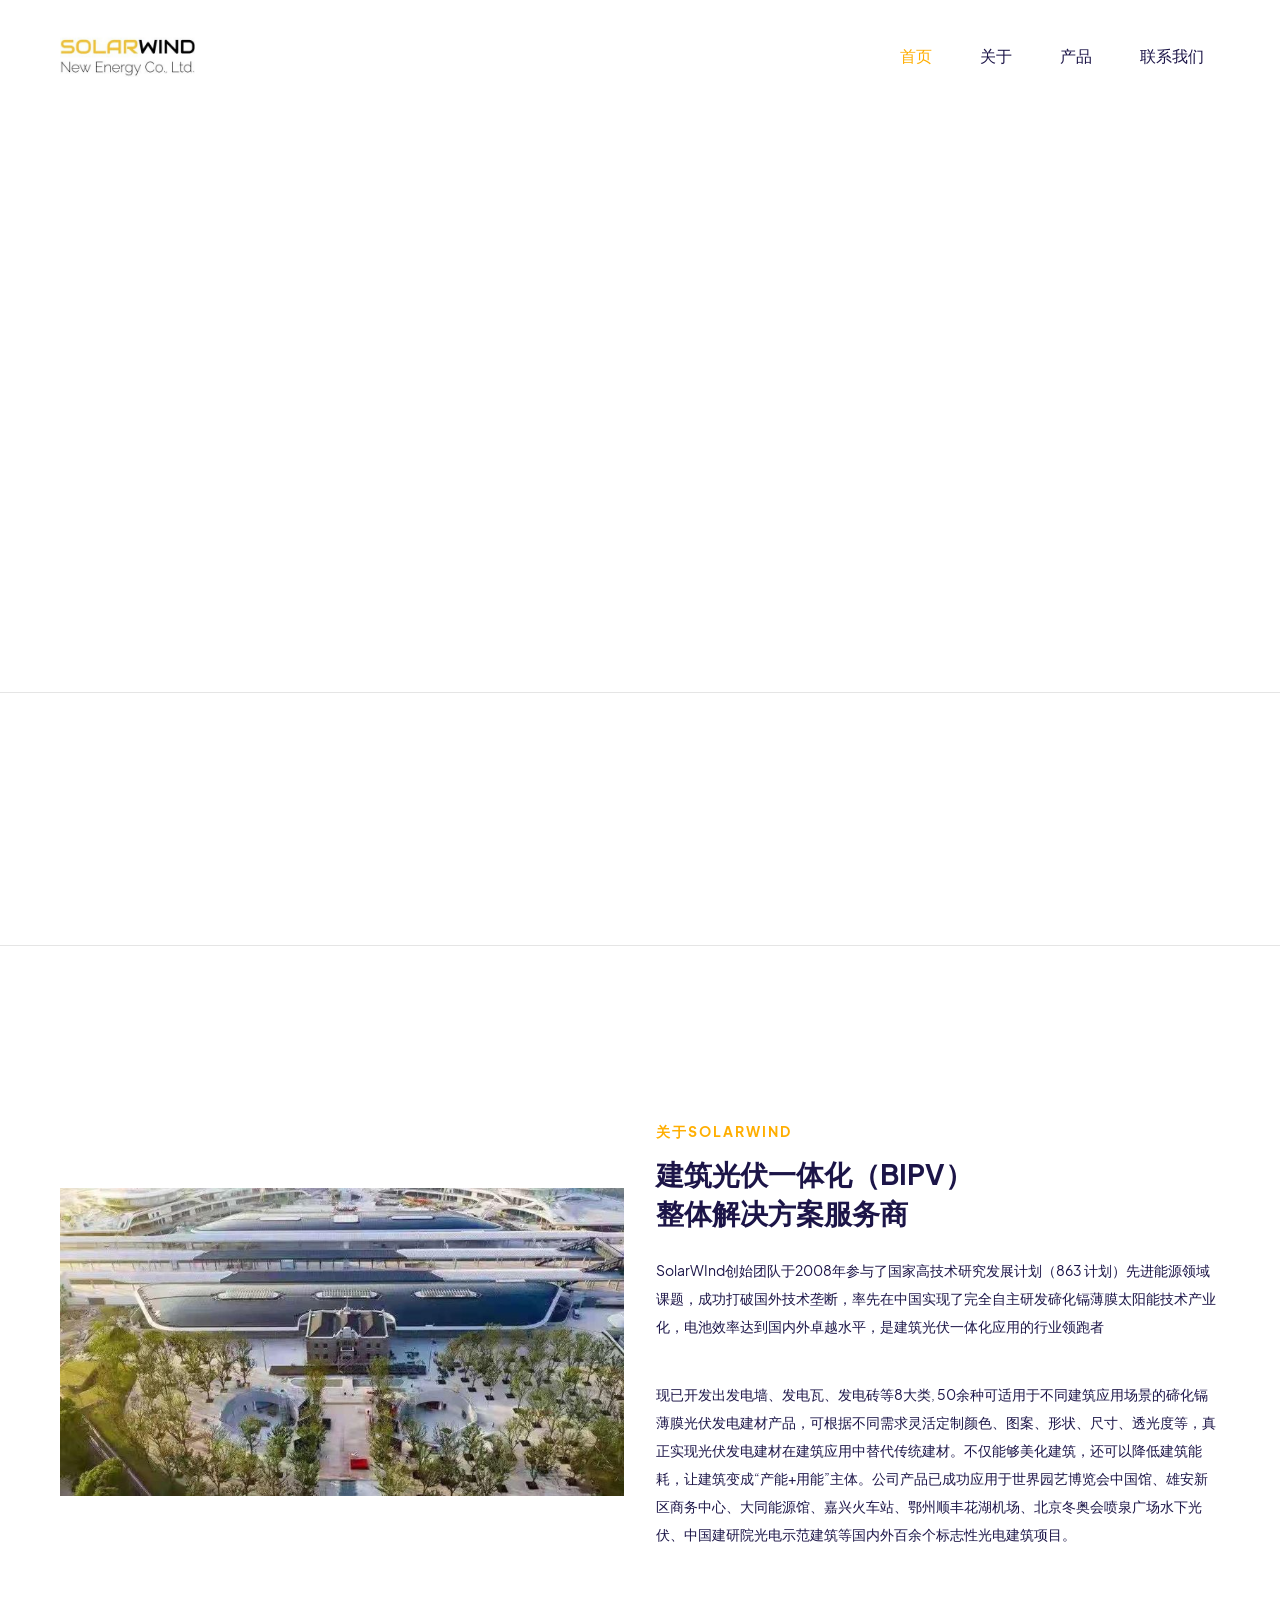
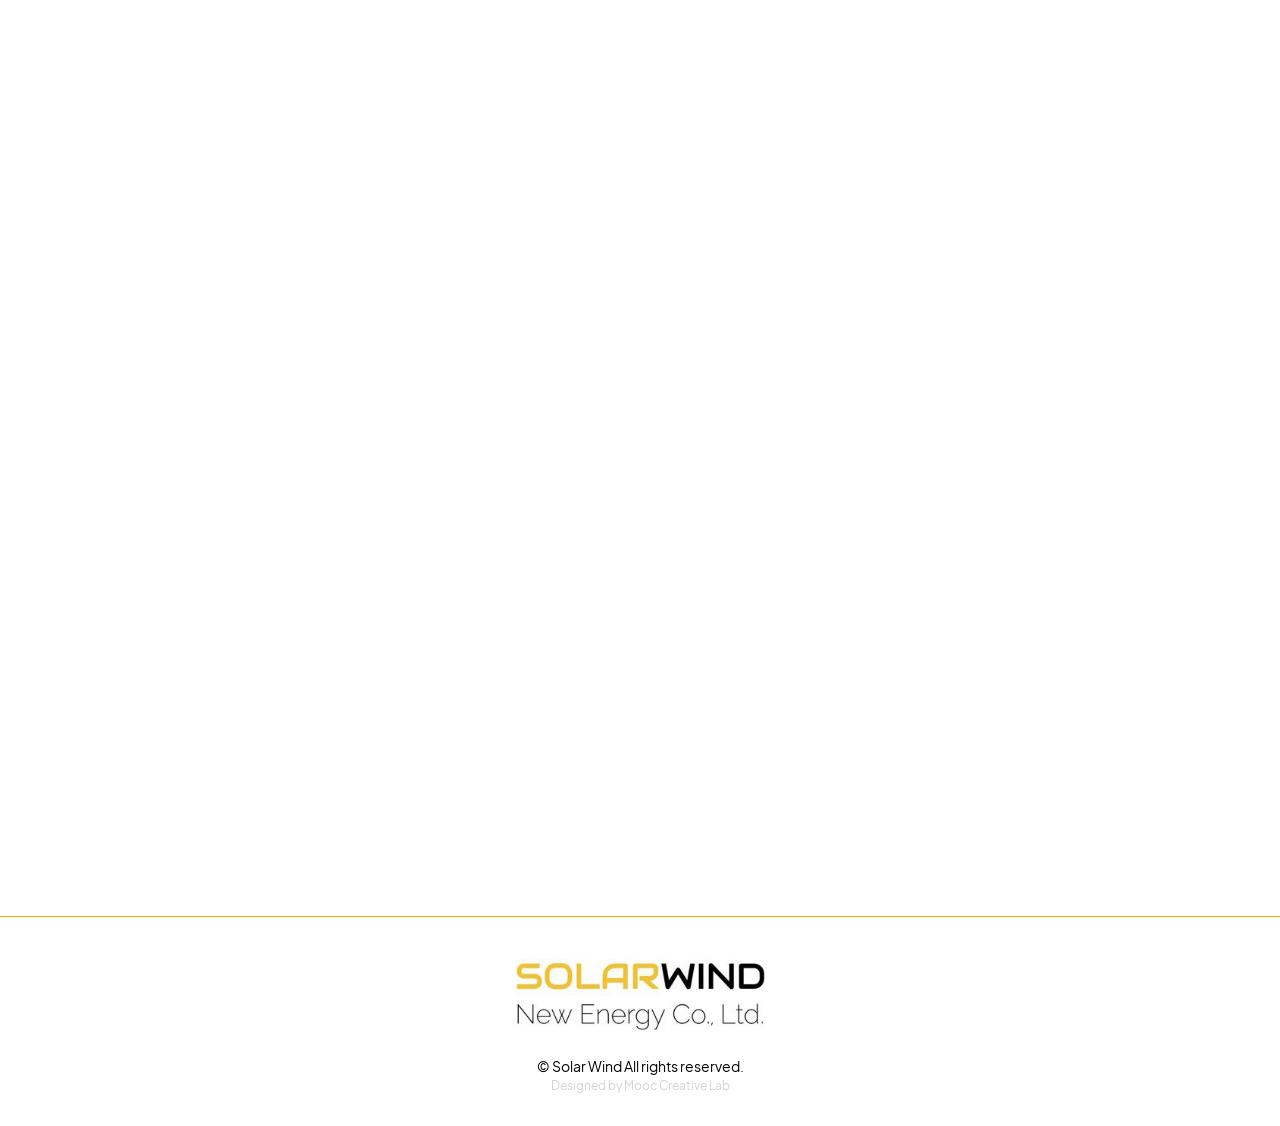
<file: index.html>
<!DOCTYPE html><!--  This site was created in Webflow. https://webflow.com  --><!--  Last Published: Fri Apr 03 2026 01:01:12 GMT+0000 (Coordinated Universal Time)  -->
<html data-wf-page="6335b6dfc18af86990e5957b" data-wf-site="6335b6dfc18af8fc40e59578">
<head>
  <meta charset="utf-8">
  <title>首页 | SolarWind - 建筑光伏一体化（BIPV）</title>
  <meta content="width=device-width, initial-scale=1" name="viewport">
  <meta content="Webflow" name="generator">
  <link href="css/normalize.css" rel="stylesheet" type="text/css">
  <link href="css/webflow.css" rel="stylesheet" type="text/css">
  <link href="css/solarwind-43fed1.webflow.css" rel="stylesheet" type="text/css">
  <script type="text/javascript">!function(o,c){var n=c.documentElement,t=" w-mod-";n.className+=t+"js",("ontouchstart"in o||o.DocumentTouch&&c instanceof DocumentTouch)&&(n.className+=t+"touch")}(window,document);</script>
  <link href="images/favicon.png" rel="shortcut icon" type="image/x-icon">
  <link href="images/webclip.png" rel="apple-touch-icon"><!--  Google tag (gtag.js)  -->
  <script async="" src="https://www.googletagmanager.com/gtag/js?id=AW-11039265973"></script>
  <script>
  window.dataLayer = window.dataLayer || [];
  function gtag(){dataLayer.push(arguments);}
  gtag('js', new Date());
  gtag('config', 'AW-11039265973');
</script>
  <link rel="alternate" hreflang="zh" href="https://www.solarwind-newenergy.com">
  <link rel="alternate" hreflang="en" href="https://en.solarwind-newenergy.com">
  <script type="text/javascript" src="https://cdn.weglot.com/weglot.min.js"></script>
  <script>
    Weglot.initialize({
        api_key: 'wg_9f56a032dfa960aaedffd403d3f209759'
    });
</script>
</head>
<body class="body">
  <div data-animation="default" data-collapse="medium" data-duration="400" data-easing="ease" data-easing2="ease" role="banner" class="navbar w-nav">
    <div class="navigation-container w-container">
      <a href="index.html" aria-current="page" class="navbar-logo w-nav-brand w--current"><img src="images/solarwind_logo_new.jpg" loading="lazy" width="Auto" height="50" alt="" srcset="images/solarwind_logo_new-p-500.jpg 500w, images/solarwind_logo_new-p-800.jpg 800w, images/solarwind_logo_new-p-1080.jpg 1080w, images/solarwind_logo_new-p-1600.jpg 1600w, images/solarwind_logo_new-p-2000.jpg 2000w, images/solarwind_logo_new-p-2600.jpg 2600w, images/solarwind_logo_new-p-3200.jpg 3200w, images/solarwind_logo_new.jpg 3480w" sizes="(max-width: 479px) 45vw, 204.9375px"></a>
      <nav role="navigation" class="nav-menu-2 w-nav-menu">
        <div class="navigation-wrapper-2">
          <a href="index.html" aria-current="page" class="nav-link w-nav-link w--current">首页</a>
          <a href="about-us.html" class="nav-link w-nav-link">关于</a>
          <a href="products.html" class="nav-link w-nav-link">产品</a>
          <a href="contact-us.html" class="nav-link w-nav-link">联系我们</a>
        </div>
      </nav>
      <div class="menu-button-2 w-nav-button">
        <div class="w-icon-nav-menu"></div>
      </div>
    </div>
  </div>
  <div class="hero-section">
    <div class="hero-container">
      <div class="w-layout-grid hero-grid">
        <div id="w-node-_22a03d94-7d46-e72c-c9f5-78866c473392-90e5957b" class="hero-content">
          <div data-w-id="785c914b-641b-3278-6f69-32af790bd56e" style="-webkit-transform:translate3d(0, 70px, 0) scale3d(1, 1, 1) rotateX(0) rotateY(0) rotateZ(0) skew(0, 0);-moz-transform:translate3d(0, 70px, 0) scale3d(1, 1, 1) rotateX(0) rotateY(0) rotateZ(0) skew(0, 0);-ms-transform:translate3d(0, 70px, 0) scale3d(1, 1, 1) rotateX(0) rotateY(0) rotateZ(0) skew(0, 0);transform:translate3d(0, 70px, 0) scale3d(1, 1, 1) rotateX(0) rotateY(0) rotateZ(0) skew(0, 0);opacity:0" class="div-block-7">
            <div class="div-block-5"><img src="images/icon.svg" loading="lazy" alt="Feather Icon" class="image"></div>
            <div class="icon-text"><span class="text-span-2">建筑光伏一体化（BIPV）领跑者</span></div>
          </div>
          <h1 data-w-id="a22a2f7b-ea51-00b5-bb19-73ceefa7c50e" style="-webkit-transform:translate3d(0, 70px, 0) scale3d(1, 1, 1) rotateX(0) rotateY(0) rotateZ(0) skew(0, 0);-moz-transform:translate3d(0, 70px, 0) scale3d(1, 1, 1) rotateX(0) rotateY(0) rotateZ(0) skew(0, 0);-ms-transform:translate3d(0, 70px, 0) scale3d(1, 1, 1) rotateX(0) rotateY(0) rotateZ(0) skew(0, 0);transform:translate3d(0, 70px, 0) scale3d(1, 1, 1) rotateX(0) rotateY(0) rotateZ(0) skew(0, 0);opacity:0" class="hero-heading">Solar Wind<br>助力建筑<br><span class="text-span-3">碳中和</span></h1>
          <p data-w-id="580b395c-d505-df19-988b-25eca812b4ae" style="-webkit-transform:translate3d(0, 70px, 0) scale3d(1, 1, 1) rotateX(0) rotateY(0) rotateZ(0) skew(0, 0);-moz-transform:translate3d(0, 70px, 0) scale3d(1, 1, 1) rotateX(0) rotateY(0) rotateZ(0) skew(0, 0);-ms-transform:translate3d(0, 70px, 0) scale3d(1, 1, 1) rotateX(0) rotateY(0) rotateZ(0) skew(0, 0);transform:translate3d(0, 70px, 0) scale3d(1, 1, 1) rotateX(0) rotateY(0) rotateZ(0) skew(0, 0);opacity:0" class="hero-paragraph">专注于薄膜发电建材 / 践行于绿色零碳建筑</p>
          <div data-w-id="44db8a46-066d-2f9d-6571-14d7bf3a99db" style="-webkit-transform:translate3d(0, 70px, 0) scale3d(1, 1, 1) rotateX(0) rotateY(0) rotateZ(0) skew(0, 0);-moz-transform:translate3d(0, 70px, 0) scale3d(1, 1, 1) rotateX(0) rotateY(0) rotateZ(0) skew(0, 0);-ms-transform:translate3d(0, 70px, 0) scale3d(1, 1, 1) rotateX(0) rotateY(0) rotateZ(0) skew(0, 0);transform:translate3d(0, 70px, 0) scale3d(1, 1, 1) rotateX(0) rotateY(0) rotateZ(0) skew(0, 0);opacity:0" class="hero-button">
            <a href="contact-us.html" class="primary-button w-button">联系我们</a>
          </div>
        </div>
        <div id="w-node-_12e1a020-b56b-d883-b079-e81cfd79f9d2-90e5957b" data-w-id="12e1a020-b56b-d883-b079-e81cfd79f9d2" style="-webkit-transform:translate3d(0, 70px, 0) scale3d(1, 1, 1) rotateX(0) rotateY(0) rotateZ(0) skew(0, 0);-moz-transform:translate3d(0, 70px, 0) scale3d(1, 1, 1) rotateX(0) rotateY(0) rotateZ(0) skew(0, 0);-ms-transform:translate3d(0, 70px, 0) scale3d(1, 1, 1) rotateX(0) rotateY(0) rotateZ(0) skew(0, 0);transform:translate3d(0, 70px, 0) scale3d(1, 1, 1) rotateX(0) rotateY(0) rotateZ(0) skew(0, 0);opacity:0" class="hero-image">
          <div class="hero-image-div"><img src="images/BIPV产品册-龙焱能源.jpg" loading="lazy" width="500" sizes="(max-width: 479px) 92vw, (max-width: 767px) 83vw, 500px" alt="" srcset="images/BIPV产品册-龙焱能源-p-500.jpg 500w, images/BIPV产品册-龙焱能源-p-800.jpg 800w, images/BIPV产品册-龙焱能源-p-1080.jpg 1080w, images/BIPV产品册-龙焱能源-p-1600.jpg 1600w, images/BIPV产品册-龙焱能源-p-2000.jpg 2000w, images/BIPV产品册-龙焱能源-p-2600.jpg 2600w, images/BIPV产品册-龙焱能源-p-3200.jpg 3200w, images/BIPV产品册-龙焱能源.jpg 3968w" class="image-42"></div>
        </div>
      </div>
    </div>
  </div>
  <div class="stat-section">
    <div data-w-id="6f6acdac-86b7-65a3-5809-f2753d77d1af" style="-webkit-transform:translate3d(0, 70px, 0) scale3d(1, 1, 1) rotateX(0) rotateY(0) rotateZ(0) skew(0, 0);-moz-transform:translate3d(0, 70px, 0) scale3d(1, 1, 1) rotateX(0) rotateY(0) rotateZ(0) skew(0, 0);-ms-transform:translate3d(0, 70px, 0) scale3d(1, 1, 1) rotateX(0) rotateY(0) rotateZ(0) skew(0, 0);transform:translate3d(0, 70px, 0) scale3d(1, 1, 1) rotateX(0) rotateY(0) rotateZ(0) skew(0, 0);opacity:0" class="stat-container">
      <div class="w-layout-grid stat-grid">
        <div class="stat-content">
          <div class="stat-text-block">14+</div>
          <p class="stat-paragraph">专注薄膜碲化镉<br>太阳能14年</p>
        </div>
        <div id="w-node-_955f0ba5-7372-3888-4cea-d8aa4b030fa5-90e5957b" class="stat-content">
          <div class="stat-text-block">100+</div>
          <p class="stat-paragraph">代表性BIPV项目<br>超100座</p>
        </div>
        <div class="stat-content">
          <div class="stat-text-block">50+</div>
          <p class="stat-paragraph">光伏发电建材产品<br>超50种</p>
        </div>
        <div class="stat-content">
          <div class="stat-text-block">20万m<sup>2</sup>+</div>
          <p class="stat-paragraph">建筑玻璃深度加工<br>达20万平方米</p>
        </div>
      </div>
    </div>
  </div>
  <div class="content-section">
    <div class="content-container">
      <div class="w-layout-grid content-grid">
        <div id="w-node-_44b055c5-19f3-e3f9-7439-9735dac65140-90e5957b" class="content-image">
          <div class="hero-image-div"><img src="images/home-about-img.jpg" loading="lazy" sizes="(max-width: 479px) 92vw, (max-width: 767px) 90vw, (max-width: 991px) 84vw, 800px" width="800" alt="" srcset="images/home-about-img-p-500.jpg 500w, images/home-about-img-p-800.jpg 800w, images/home-about-img-p-1080.jpg 1080w, images/home-about-img.jpg 1080w"></div>
        </div>
        <div id="w-node-_94f8b21f-3b98-ea58-bdc9-d80e0e7ebf76-90e5957b" class="content-text">
          <div class="icon-text content-1-icon-text">关于Solarwind</div>
          <h2 class="content-heading">建筑光伏一体化（BIPV）<br>整体解决方案服务商</h2>
          <p class="hero-paragraph">SolarWInd创始团队于2008年参与了国家高技术研究发展计划（863 计划）先进能源领域课题，成功打破国外技术垄断，率先在中国实现了完全自主研发碲化镉薄膜太阳能技术产业化，电池效率达到国内外卓越水平，是建筑光伏一体化应用的行业领跑者</p>
          <p class="hero-paragraph">现已开发出发电墙、发电瓦、发电砖等8大类, 50余种可适用于不同建筑应用场景的碲化镉薄膜光伏发电建材产品，可根据不同需求灵活定制颜色、图案、形状、尺寸、透光度等，真正实现光伏发电建材在建筑应用中替代传统建材。不仅能够美化建筑，还可以降低建筑能耗，让建筑变成“产能+用能”主体。公司产品已成功应用于世界园艺博览会中国馆、雄安新区商务中心、大同能源馆、嘉兴火车站、鄂州顺丰花湖机场、北京冬奥会喷泉广场水下光伏、中国建研院光电示范建筑等国内外百余个标志性光电建筑项目。</p>
        </div>
      </div>
    </div>
  </div>
  <div class="content-section">
    <div class="content-container">
      <div class="w-layout-grid content-grid">
        <div id="w-node-_5860b466-d82d-bc0c-7b8c-ea44c134fa61-90e5957b" class="content-text">
          <div data-w-id="5860b466-d82d-bc0c-7b8c-ea44c134fa63" style="opacity:0" class="icon-text content-2-icon-text">SolarWInd核心产品</div>
          <h2 data-w-id="5860b466-d82d-bc0c-7b8c-ea44c134fa65" style="opacity:0" class="content-heading">SolarWind 拥有多条产品系列可供选择</h2>
          <ul role="list" class="content-list w-list-unstyled">
            <li data-w-id="f7ca3ffc-68a3-02ed-55fa-9dfe49258e49" style="opacity:0" class="list-content"><img src="images/633754981b0d3693de0a9f3e_check-circle-2.svg" loading="lazy" width="30" alt="">
              <div class="text-block">标准系列</div>
            </li>
            <li data-w-id="f7ca3ffc-68a3-02ed-55fa-9dfe49258e4d" style="opacity:0" class="list-content"><img src="images/633754981b0d3693de0a9f3e_check-circle-2.svg" loading="lazy" width="30" alt="">
              <div class="text-block">透光系列</div>
            </li>
            <li data-w-id="f7ca3ffc-68a3-02ed-55fa-9dfe49258e51" style="opacity:0" class="list-content"><img src="images/633754981b0d3693de0a9f3e_check-circle-2.svg" loading="lazy" width="30" alt="">
              <div class="text-block">中空夹胶系列</div>
            </li>
            <li data-w-id="bbc5d7e1-44b0-bf86-06d9-38ae094d05b3" style="opacity:0" class="list-content"><img src="images/633754981b0d3693de0a9f3e_check-circle-2.svg" loading="lazy" width="30" alt="">
              <div class="text-block">光伏瓦系列</div>
            </li>
            <li data-w-id="3df4f0c6-11e4-b408-5201-f7c6faa10b4d" style="opacity:0" class="list-content"><img src="images/633754981b0d3693de0a9f3e_check-circle-2.svg" loading="lazy" width="30" alt="">
              <div class="text-block">仿铝板/石材/红砖/木纹系列</div>
            </li>
            <li data-w-id="7ce3161e-1c78-4cec-2e29-40a8030e0fb9" style="opacity:0" class="list-content"><img src="images/633754981b0d3693de0a9f3e_check-circle-2.svg" loading="lazy" width="30" alt="">
              <div class="text-block">彩色系列</div>
            </li>
            <li data-w-id="11b83b2b-6cb1-b349-1349-a6ad44cd0829" style="opacity:0" class="list-content"><img src="images/633754981b0d3693de0a9f3e_check-circle-2.svg" loading="lazy" width="30" alt="">
              <div class="text-block">光伏地砖系列</div>
            </li>
            <li data-w-id="18e1b15c-0f6b-7db8-cea3-2f1c1fc8e736" style="opacity:0" class="list-content"><img src="images/633754981b0d3693de0a9f3e_check-circle-2.svg" loading="lazy" width="30" alt="">
              <div class="text-block">彩色图案系列</div>
            </li>
            <li data-w-id="82c26200-9ac1-0fed-453a-e70952b7299b" style="opacity:0" class="list-content">
              <a id="w-node-b434d72d-aab9-9b85-0f81-a0455dec1966-90e5957b" href="products.html" class="primary-button small-btn margin-top-2 w-button">产品详情</a>
            </li>
          </ul>
        </div>
        <div id="w-node-_5860b466-d82d-bc0c-7b8c-ea44c134fa5c-90e5957b" class="content-image">
          <div data-w-id="5860b466-d82d-bc0c-7b8c-ea44c134fa5d" style="opacity:0" class="hero-image-div"><img src="images/home-products-img.jpg" loading="lazy" width="460" sizes="(max-width: 479px) 92vw, (max-width: 767px) 83vw, 460px" alt="" srcset="images/home-products-img-p-500.jpg 500w, images/home-products-img-p-800.jpg 800w, images/home-products-img.jpg 1080w"></div>
        </div>
      </div>
    </div>
  </div>
  <footer id="footer" class="footer">
    <div class="footer-container">
      <div class="footer_wrap">
        <a href="#" class="footer-logo-link"><img src="images/solarwind_logo_new.jpg" width="250" sizes="250px" srcset="images/solarwind_logo_new-p-500.jpg 500w, images/solarwind_logo_new-p-800.jpg 800w, images/solarwind_logo_new-p-1080.jpg 1080w, images/solarwind_logo_new-p-1600.jpg 1600w, images/solarwind_logo_new-p-2000.jpg 2000w, images/solarwind_logo_new-p-2600.jpg 2600w, images/solarwind_logo_new-p-3200.jpg 3200w, images/solarwind_logo_new.jpg 3480w" alt="" class="footer-image"></a>
        <div class="footer_copyright">© Solar Wind All rights reserved. </div>
        <div class="text-block-6-copy">Designed by Mooc Creative Lab</div>
      </div>
    </div>
    <div class="div-block-21"></div>
  </footer>
  <script src="https://d3e54v103j8qbb.cloudfront.net/js/jquery-3.5.1.min.dc5e7f18c8.js?site=6335b6dfc18af8fc40e59578" type="text/javascript" integrity="sha256-9/aliU8dGd2tb6OSsuzixeV4y/faTqgFtohetphbbj0=" crossorigin="anonymous"></script>
  <script src="js/webflow.js" type="text/javascript"></script>
  <style>
.wg-flag{
	display:none;
}
</style>
</body>
</html>
</file>
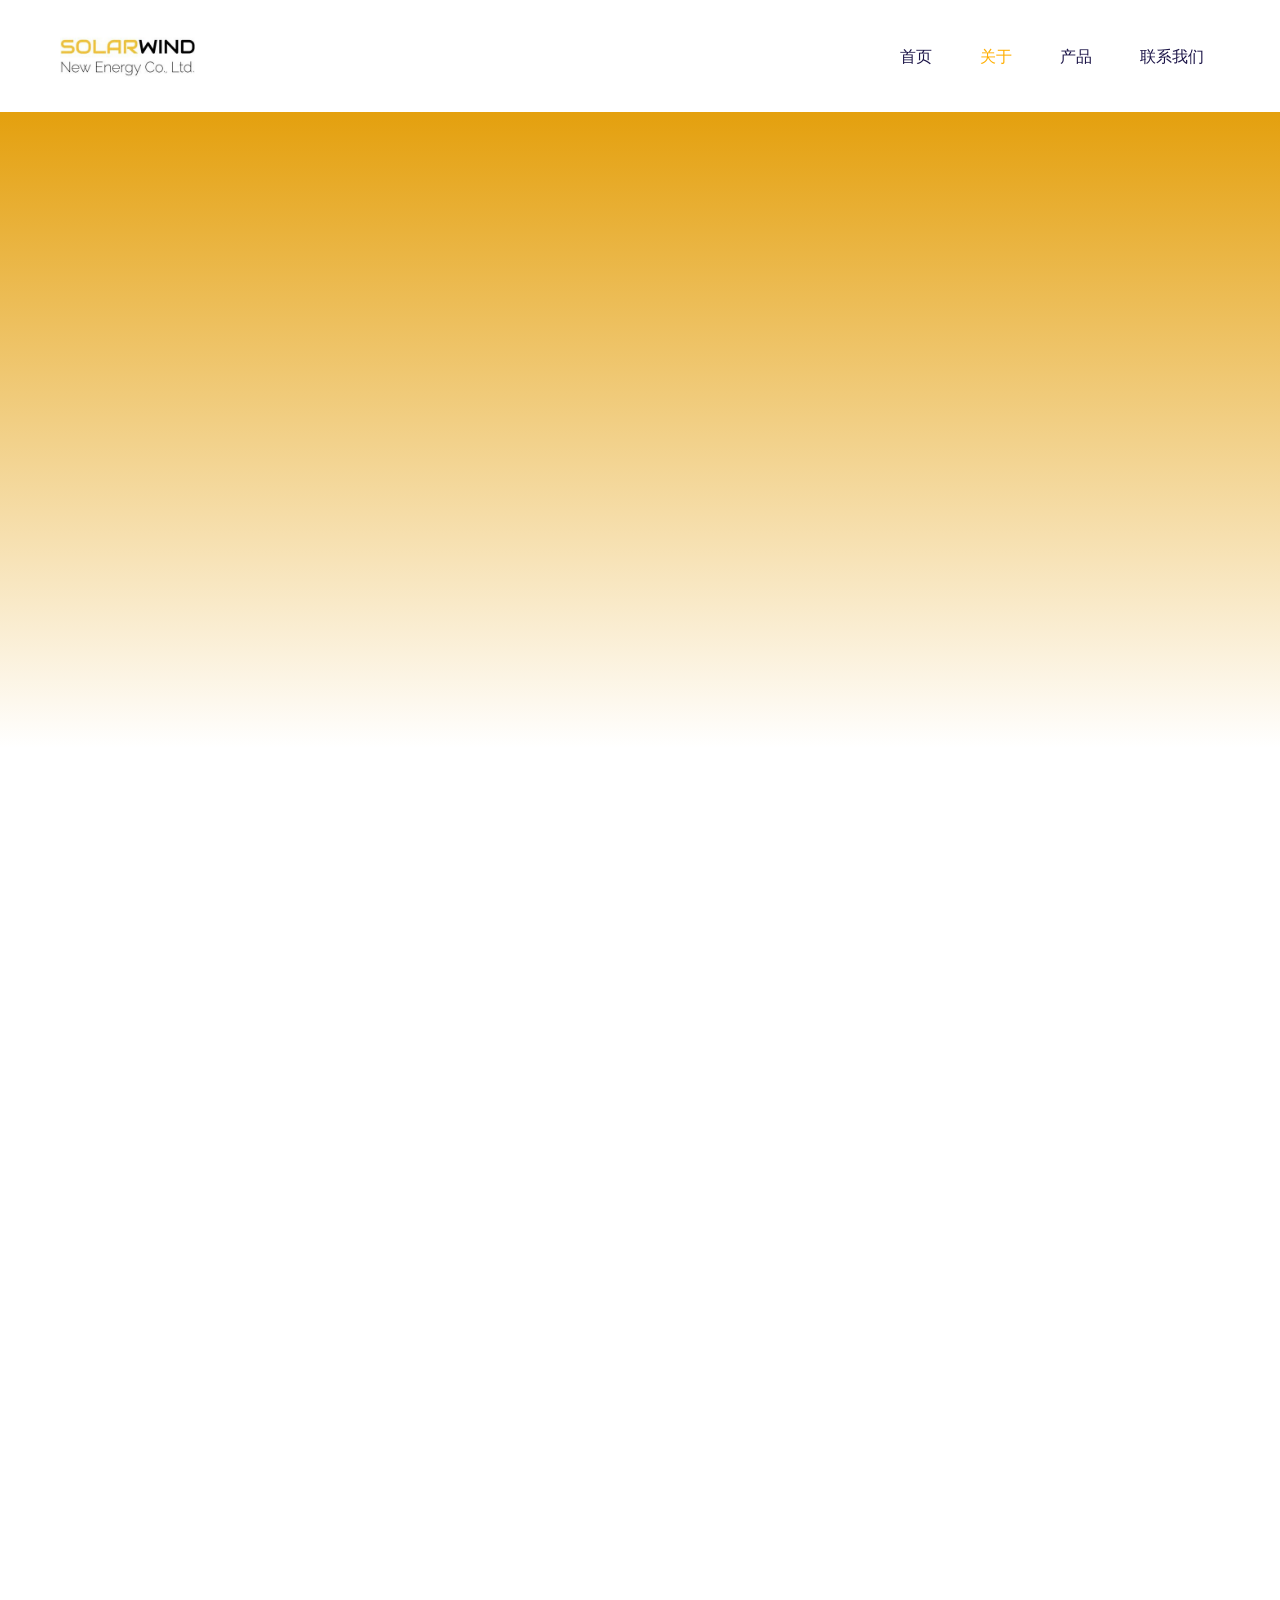
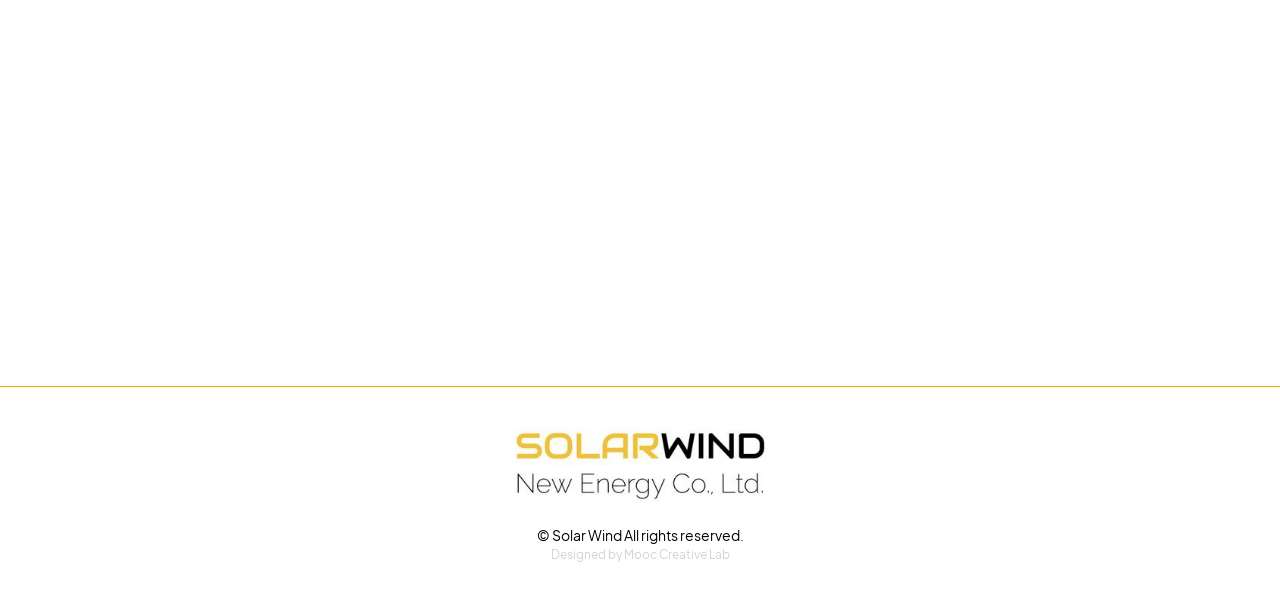
<file: about-us.html>
<!DOCTYPE html><!--  This site was created in Webflow. https://webflow.com  --><!--  Last Published: Fri Apr 03 2026 01:01:12 GMT+0000 (Coordinated Universal Time)  -->
<html data-wf-page="6335b6dfc18af8b6bde59580" data-wf-site="6335b6dfc18af8fc40e59578">
<head>
  <meta charset="utf-8">
  <title>关于 | SolarWind - 建筑光伏一体化（BIPV）</title>
  <meta content="关于 | SolarWind - 建筑光伏一体化（BIPV）" property="og:title">
  <meta content="关于 | SolarWind - 建筑光伏一体化（BIPV）" property="twitter:title">
  <meta content="width=device-width, initial-scale=1" name="viewport">
  <meta content="Webflow" name="generator">
  <link href="css/normalize.css" rel="stylesheet" type="text/css">
  <link href="css/webflow.css" rel="stylesheet" type="text/css">
  <link href="css/solarwind-43fed1.webflow.css" rel="stylesheet" type="text/css">
  <script type="text/javascript">!function(o,c){var n=c.documentElement,t=" w-mod-";n.className+=t+"js",("ontouchstart"in o||o.DocumentTouch&&c instanceof DocumentTouch)&&(n.className+=t+"touch")}(window,document);</script>
  <link href="images/favicon.png" rel="shortcut icon" type="image/x-icon">
  <link href="images/webclip.png" rel="apple-touch-icon"><!--  Google tag (gtag.js)  -->
  <script async="" src="https://www.googletagmanager.com/gtag/js?id=AW-11039265973"></script>
  <script>
  window.dataLayer = window.dataLayer || [];
  function gtag(){dataLayer.push(arguments);}
  gtag('js', new Date());
  gtag('config', 'AW-11039265973');
</script>
  <link rel="alternate" hreflang="zh" href="https://www.solarwind-newenergy.com">
  <link rel="alternate" hreflang="en" href="https://en.solarwind-newenergy.com">
  <script type="text/javascript" src="https://cdn.weglot.com/weglot.min.js"></script>
  <script>
    Weglot.initialize({
        api_key: 'wg_9f56a032dfa960aaedffd403d3f209759'
    });
</script>
</head>
<body class="body-2">
  <div data-animation="default" data-collapse="medium" data-duration="400" data-easing="ease" data-easing2="ease" role="banner" class="navbar w-nav">
    <div class="navigation-container w-container">
      <a href="index.html" class="navbar-logo w-nav-brand"><img src="images/solarwind_logo_new.jpg" loading="lazy" width="Auto" height="50" alt="" srcset="images/solarwind_logo_new-p-500.jpg 500w, images/solarwind_logo_new-p-800.jpg 800w, images/solarwind_logo_new-p-1080.jpg 1080w, images/solarwind_logo_new-p-1600.jpg 1600w, images/solarwind_logo_new-p-2000.jpg 2000w, images/solarwind_logo_new-p-2600.jpg 2600w, images/solarwind_logo_new-p-3200.jpg 3200w, images/solarwind_logo_new.jpg 3480w" sizes="(max-width: 479px) 45vw, 204.9375px"></a>
      <nav role="navigation" class="nav-menu-2 w-nav-menu">
        <div class="navigation-wrapper-2">
          <a href="index.html" class="nav-link w-nav-link">首页</a>
          <a href="about-us.html" aria-current="page" class="nav-link w-nav-link w--current">关于</a>
          <a href="products.html" class="nav-link w-nav-link">产品</a>
          <a href="contact-us.html" class="nav-link w-nav-link">联系我们</a>
        </div>
      </nav>
      <div class="menu-button-2 w-nav-button">
        <div class="w-icon-nav-menu"></div>
      </div>
    </div>
  </div>
  <div class="a-hero-section">
    <div class="container-large">
      <div class="a-hero-tittle-grid">
        <div class="a-hero-tittle">
          <div data-w-id="8adc9e53-f288-84cc-3e81-5bd0ac3dbead" style="-webkit-transform:translate3d(0, 70px, 0) scale3d(1, 1, 1) rotateX(0) rotateY(0) rotateZ(0) skew(0, 0);-moz-transform:translate3d(0, 70px, 0) scale3d(1, 1, 1) rotateX(0) rotateY(0) rotateZ(0) skew(0, 0);-ms-transform:translate3d(0, 70px, 0) scale3d(1, 1, 1) rotateX(0) rotateY(0) rotateZ(0) skew(0, 0);transform:translate3d(0, 70px, 0) scale3d(1, 1, 1) rotateX(0) rotateY(0) rotateZ(0) skew(0, 0);opacity:0" class="icon-text content-1-icon-text tabs-icon-text text-black">关于Solarwind</div>
          <h1 data-w-id="90253148-ea53-c4a5-fd94-6805f662b8b6" style="-webkit-transform:translate3d(0, 70px, 0) scale3d(1, 1, 1) rotateX(0) rotateY(0) rotateZ(0) skew(0, 0);-moz-transform:translate3d(0, 70px, 0) scale3d(1, 1, 1) rotateX(0) rotateY(0) rotateZ(0) skew(0, 0);-ms-transform:translate3d(0, 70px, 0) scale3d(1, 1, 1) rotateX(0) rotateY(0) rotateZ(0) skew(0, 0);transform:translate3d(0, 70px, 0) scale3d(1, 1, 1) rotateX(0) rotateY(0) rotateZ(0) skew(0, 0);opacity:0" class="hero-heading a-h-heading"><em class="about_title">专注于薄膜发电建材<br>践行于绿色零碳建筑</em></h1>
        </div>
      </div>
      <div class="a-h-image-grid">
        <div id="w-node-_2482e433-d6cd-828f-a089-c065fa40c52c-bde59580" data-w-id="2482e433-d6cd-828f-a089-c065fa40c52c" style="-webkit-transform:translate3d(0, 70px, 0) scale3d(1, 1, 1) rotateX(0) rotateY(0) rotateZ(0) skew(0, 0);-moz-transform:translate3d(0, 70px, 0) scale3d(1, 1, 1) rotateX(0) rotateY(0) rotateZ(0) skew(0, 0);-ms-transform:translate3d(0, 70px, 0) scale3d(1, 1, 1) rotateX(0) rotateY(0) rotateZ(0) skew(0, 0);transform:translate3d(0, 70px, 0) scale3d(1, 1, 1) rotateX(0) rotateY(0) rotateZ(0) skew(0, 0);opacity:0" class="div-block-31"><img src="images/about-banner-1.jpg" loading="lazy" sizes="(max-width: 479px) 43vw, (max-width: 767px) 44vw, (max-width: 991px) 45vw, (max-width: 1279px) 38vw, (max-width: 1439px) 484.3125px, 508.234375px" width="768" alt="" srcset="images/about-banner-1-p-500.jpg 500w, images/about-banner-1-p-800.jpg 800w, images/about-banner-1-p-1080.jpg 1080w, images/about-banner-1.jpg 1493w" class="image-11"></div>
        <div id="w-node-_5c8a7cfe-e20b-a47c-0724-499952df344b-bde59580" data-w-id="5c8a7cfe-e20b-a47c-0724-499952df344b" style="-webkit-transform:translate3d(0, 70px, 0) scale3d(1, 1, 1) rotateX(0) rotateY(0) rotateZ(0) skew(0, 0);-moz-transform:translate3d(0, 70px, 0) scale3d(1, 1, 1) rotateX(0) rotateY(0) rotateZ(0) skew(0, 0);-ms-transform:translate3d(0, 70px, 0) scale3d(1, 1, 1) rotateX(0) rotateY(0) rotateZ(0) skew(0, 0);transform:translate3d(0, 70px, 0) scale3d(1, 1, 1) rotateX(0) rotateY(0) rotateZ(0) skew(0, 0);opacity:0" class="div-block-32"><img src="images/about-banner-2.jpg" loading="lazy" width="300" sizes="(max-width: 479px) 43vw, (max-width: 767px) 44vw, (max-width: 991px) 45vw, (max-width: 1279px) 25vw, (max-width: 1439px) 321.734375px, 304.9375px" alt="" srcset="images/about-banner-2-p-500.jpg 500w, images/about-banner-2-p-800.jpg 800w, images/about-banner-2.jpg 1080w" class="image-12"></div>
        <div data-w-id="d8001436-b9ca-cc91-a4cb-9105d89fac81" style="-webkit-transform:translate3d(0, 70px, 0) scale3d(1, 1, 1) rotateX(0) rotateY(0) rotateZ(0) skew(0, 0);-moz-transform:translate3d(0, 70px, 0) scale3d(1, 1, 1) rotateX(0) rotateY(0) rotateZ(0) skew(0, 0);-ms-transform:translate3d(0, 70px, 0) scale3d(1, 1, 1) rotateX(0) rotateY(0) rotateZ(0) skew(0, 0);transform:translate3d(0, 70px, 0) scale3d(1, 1, 1) rotateX(0) rotateY(0) rotateZ(0) skew(0, 0);opacity:0" class="div-block-33"><img src="images/about-banner-3.jpg" loading="lazy" width="330" sizes="(max-width: 479px) 43vw, (max-width: 767px) 44vw, (max-width: 991px) 45vw, (max-width: 1279px) 27vw, (max-width: 1439px) 345.953125px, 338.828125px" alt="" srcset="images/about-banner-3-p-500.jpg 500w, images/about-banner-3-p-800.jpg 800w, images/about-banner-3-p-1080.jpg 1080w, images/about-banner-3-p-1600.jpg 1600w, images/about-banner-3-p-2000.jpg 2000w, images/about-banner-3-p-2600.jpg 2600w, images/about-banner-3-p-3200.jpg 3200w, images/about-banner-3.jpg 3456w" class="image-13"></div>
      </div>
    </div>
    <div class="a-h-background"></div>
  </div>
  <div class="a-stat-section">
    <div class="container-large">
      <div class="w-layout-grid a-stat-grid">
        <div data-w-id="e6229b35-d8b5-661a-569d-91f92a6a42b4" style="opacity:0" class="a-stat-content">
          <div class="a-stat-text-block">14+</div>
          <div class="a-stat-text-paragraph">专注薄膜碲化镉太阳能14年</div>
        </div>
        <div data-w-id="a04f0460-7702-123a-05ad-fa8efd346b31" style="opacity:0" class="a-stat-content-w">
          <div class="a-stat-text-block">100+</div>
          <div class="a-stat-text-paragraph">代表性BIPV项目<br>超100座</div>
        </div>
        <div id="w-node-f7c0db91-ba96-42f6-1964-4c43aa7e282f-bde59580" data-w-id="f7c0db91-ba96-42f6-1964-4c43aa7e282f" style="opacity:0" class="a-stat-content">
          <div class="a-stat-text-block">50+</div>
          <div class="a-stat-text-paragraph">光伏发电建材产品<br>超50种</div>
        </div>
        <div id="w-node-_06ba12ce-99ec-0684-1780-2f0069866a32-bde59580" data-w-id="06ba12ce-99ec-0684-1780-2f0069866a32" style="opacity:0" class="a-stat-content-w">
          <div class="a-stat-text-block">20万m<sup>2</sup>+</div>
          <div class="a-stat-text-paragraph">建筑玻璃深度加工<br>达20万平方米</div>
        </div>
      </div>
    </div>
  </div>
  <div class="content-section">
    <div class="content-container">
      <div class="w-layout-grid content-grid">
        <div id="w-node-_958ac6af-c5b8-09cc-526d-4ee914e610ac-bde59580" class="content-image">
          <div data-w-id="958ac6af-c5b8-09cc-526d-4ee914e610ad" style="opacity:0" class="hero-image-div"><img src="images/about1.jpg" loading="lazy" width="460" sizes="(max-width: 479px) 92vw, (max-width: 767px) 83vw, 460px" alt="" srcset="images/about1-p-500.jpg 500w, images/about1-p-800.jpg 800w, images/about1-p-1080.jpg 1080w, images/about1.jpg 1600w"></div>
        </div>
        <div id="w-node-_958ac6af-c5b8-09cc-526d-4ee914e610b1-bde59580" class="content-text">
          <div data-w-id="958ac6af-c5b8-09cc-526d-4ee914e610b3" style="opacity:0" class="icon-text content-1-icon-text">关于Solarwind</div>
          <h2 data-w-id="958ac6af-c5b8-09cc-526d-4ee914e610b5" style="opacity:0" class="content-heading-2">建筑光伏一体化（BIPV）<br>整体解决方案服务商</h2>
          <p data-w-id="958ac6af-c5b8-09cc-526d-4ee914e610b9" style="opacity:0" class="hero-paragraph-2">SolarWInd创始团队于2008年参与了国家高技术研究发展计划（863 计划）先进能源领域课题，成功打破国外技术垄断，率先在中国实现了完全自主研发碲化镉薄膜太阳能技术产业化，电池效率达到国内外卓越水平，是建筑光伏一体化应用的行业领跑者</p>
          <p data-w-id="958ac6af-c5b8-09cc-526d-4ee914e610bb" style="opacity:0" class="hero-paragraph-2">现已开发出发电墙、发电瓦、发电砖等8大类, 50余种可适用于不同建筑应用场景的碲化镉薄膜光伏发电建材产品，可根据不同需求灵活定制颜色、图案、形状、尺寸、透光度等，真正实现光伏发电建材在建筑应用中替代传统建材。不仅能够美化建筑，还可以降低建筑能耗，让建筑变成“产能+用能”主体。公司产品已成功应用于世界园艺博览会中国馆、雄安新区商务中心、大同能源馆、嘉兴火车站、鄂州顺丰花湖机场、北京冬奥会喷泉广场水下光伏、中国建研院光电示范建筑等国内外百余个标志性光电建筑项目。</p>
        </div>
      </div>
    </div>
  </div>
  <div class="content-section">
    <div class="content-container">
      <div class="w-layout-grid content-grid">
        <div id="w-node-_1c40e43c-e86b-5276-0370-0b64b58afea9-bde59580" class="content-text">
          <div data-w-id="1c40e43c-e86b-5276-0370-0b64b58afeab" style="opacity:0" class="icon-text content-1-icon-text">Solarwind 核心能力</div>
          <h2 data-w-id="1c40e43c-e86b-5276-0370-0b64b58afead" style="opacity:0" class="content-heading-2">拥有完全自主知识产权和完整国产化设备的碲化镉薄膜太阳能电池产业化研究、试验线、中试线及组件量产生产线</h2>
          <ul data-w-id="69426464-a823-587b-3874-1c922ce06b6e" style="opacity:0" role="list">
            <li class="list-item">中国第一个实现产业化碲化镉薄膜组件技术</li>
            <li class="list-item-2">拥有完全碲化镉技术和知识产权的企业</li>
            <li class="list-item-3">保持了中国碲化镉光伏电池最高转换效率</li>
            <li class="list-item-4">团队有服务超过200个BIPV项目的丰富经验</li>
            <li class="list-item-5">各类产品均在标志性建筑项目上有实际应用</li>
            <li class="list-item-6">实现BIPV产品灵活定制</li>
          </ul>
          <p data-w-id="1c40e43c-e86b-5276-0370-0b64b58afeb1" style="opacity:0" class="hero-paragraph-2">SolarWind已完全具备规模化发展其自主研发、拥有完全自主知识产权的碲化镉薄膜太阳能产业化技术的能力。SolarWind的建材型光伏发电玻璃可以广泛应用在建筑的墙面、幕墙及屋顶，甚至在道路、水面下也可以很好的应用。在满足建筑的安全、可靠、美观的前提下，还能够带来绿色清洁的光伏发电，让建筑从单纯的能源消费者转变成能源产消者。</p>
        </div>
        <div id="w-node-_1c40e43c-e86b-5276-0370-0b64b58afea4-bde59580" class="content-image">
          <div data-w-id="1c40e43c-e86b-5276-0370-0b64b58afea5" style="opacity:0" class="hero-image-div"><img src="images/about2.jpg" loading="lazy" width="460" sizes="(max-width: 479px) 92vw, (max-width: 767px) 83vw, 460px" alt="" srcset="images/about2-p-500.jpg 500w, images/about2.jpg 640w"></div>
        </div>
      </div>
    </div>
  </div>
  <div class="about_sec_center">
    <div class="content-container w-container">
      <div class="content-text m-container center">
        <h2 data-w-id="bd4989fd-4ff6-760c-cc3d-66ed8f3ded88" style="opacity:0" class="content-heading-2">BIPV产品简介</h2>
        <p data-w-id="bd4989fd-4ff6-760c-cc3d-66ed8f3ded97" style="opacity:0" class="hero-paragraph-2">SolarWInd光伏建材产品按照建材产品的结构规范设计制造，产品设计理念遵循“安全，好看，好用，耐用，经济”五大原则；产品首先能满足安全性（防火、防水、强度等）、隔热保温、透光度、美观度等建筑功能要求，同时兼具极强的发电功能。</p>
        <p data-w-id="45e83fe8-d93f-a33f-d6dc-fdac7e401323" style="opacity:0" class="hero-paragraph-2">凭借着碲化镉薄膜光伏组件发电能力强、稳定性高、温度系数低、弱光效应好、色彩均匀、美观大方等优势和特点，SolarWInd已经研发出多款技术成熟的新型光伏建材产品，可根据客户的要求，通过透过率、图案、颜色、结构、形状和尺寸大小等方面给客户定制光伏瓦、光伏隔热组件、光伏热水器、光伏中空玻璃窗、大面积光伏透光落地窗、光伏幕墙构件、仿石材构件、仿铝材构件等50余种光伏建材产品。</p>
        <p data-w-id="261c3351-b400-46b6-1b2c-9525a50edfcd" style="opacity:0" class="hero-paragraph-2">SolarWInd能源研发生产的高效0.72㎡光伏组件功率委托测试的稳定后输出功率达到116.27W，全面积光电转化效率16.2%，实验室小面积电池的转化效率已经达到20.6% 。</p>
        <p data-w-id="75cf4ca6-8772-fad7-af10-d6ad0d53a61b" style="opacity:0" class="hero-paragraph-2">另外公司还获得了国检集团认证“绿色建材光伏组件A级认证”证书，成为光伏行业首家获得绿色建材认证的企业，这也标志着光伏发电与建筑材料的融合又向前迈出了重要又坚实的一步。</p>
      </div>
    </div>
  </div>
  <footer id="footer" class="footer">
    <div class="footer-container">
      <div class="footer_wrap">
        <a href="#" class="footer-logo-link"><img src="images/solarwind_logo_new.jpg" width="250" sizes="250px" srcset="images/solarwind_logo_new-p-500.jpg 500w, images/solarwind_logo_new-p-800.jpg 800w, images/solarwind_logo_new-p-1080.jpg 1080w, images/solarwind_logo_new-p-1600.jpg 1600w, images/solarwind_logo_new-p-2000.jpg 2000w, images/solarwind_logo_new-p-2600.jpg 2600w, images/solarwind_logo_new-p-3200.jpg 3200w, images/solarwind_logo_new.jpg 3480w" alt="" class="footer-image"></a>
        <div class="footer_copyright">© Solar Wind All rights reserved. </div>
        <div class="text-block-6-copy">Designed by Mooc Creative Lab</div>
      </div>
    </div>
    <div class="div-block-21"></div>
  </footer>
  <script src="https://d3e54v103j8qbb.cloudfront.net/js/jquery-3.5.1.min.dc5e7f18c8.js?site=6335b6dfc18af8fc40e59578" type="text/javascript" integrity="sha256-9/aliU8dGd2tb6OSsuzixeV4y/faTqgFtohetphbbj0=" crossorigin="anonymous"></script>
  <script src="js/webflow.js" type="text/javascript"></script>
  <style>
.wg-flag{
	display:none;
}
</style>
</body>
</html>
</file>
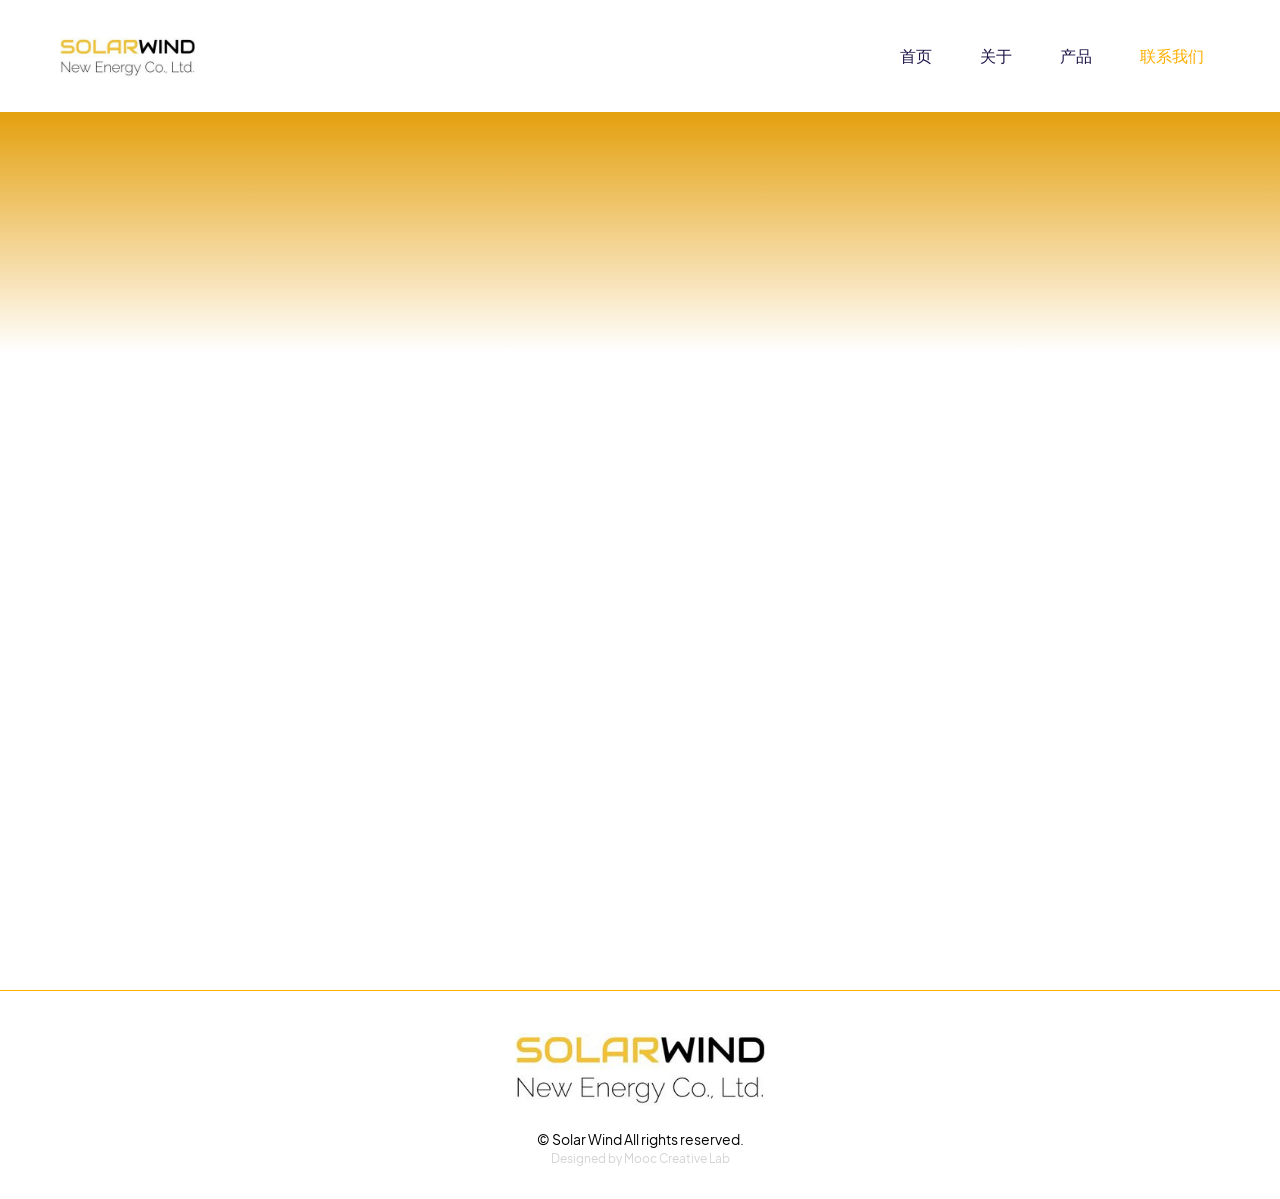
<file: contact-us.html>
<!DOCTYPE html><!--  This site was created in Webflow. https://webflow.com  --><!--  Last Published: Fri Apr 03 2026 01:01:12 GMT+0000 (Coordinated Universal Time)  -->
<html data-wf-page="6335b6dfc18af8c1f6e59584" data-wf-site="6335b6dfc18af8fc40e59578">
<head>
  <meta charset="utf-8">
  <title>联系我们 | SolarWind - 建筑光伏一体化（BIPV）</title>
  <meta content="联系我们 | SolarWind - 建筑光伏一体化（BIPV）" property="og:title">
  <meta content="联系我们 | SolarWind - 建筑光伏一体化（BIPV）" property="twitter:title">
  <meta content="width=device-width, initial-scale=1" name="viewport">
  <meta content="Webflow" name="generator">
  <link href="css/normalize.css" rel="stylesheet" type="text/css">
  <link href="css/webflow.css" rel="stylesheet" type="text/css">
  <link href="css/solarwind-43fed1.webflow.css" rel="stylesheet" type="text/css">
  <script type="text/javascript">!function(o,c){var n=c.documentElement,t=" w-mod-";n.className+=t+"js",("ontouchstart"in o||o.DocumentTouch&&c instanceof DocumentTouch)&&(n.className+=t+"touch")}(window,document);</script>
  <link href="images/favicon.png" rel="shortcut icon" type="image/x-icon">
  <link href="images/webclip.png" rel="apple-touch-icon"><!--  Google tag (gtag.js)  -->
  <script async="" src="https://www.googletagmanager.com/gtag/js?id=AW-11039265973"></script>
  <script>
  window.dataLayer = window.dataLayer || [];
  function gtag(){dataLayer.push(arguments);}
  gtag('js', new Date());
  gtag('config', 'AW-11039265973');
</script>
  <link rel="alternate" hreflang="zh" href="https://www.solarwind-newenergy.com">
  <link rel="alternate" hreflang="en" href="https://en.solarwind-newenergy.com">
  <script type="text/javascript" src="https://cdn.weglot.com/weglot.min.js"></script>
  <script>
    Weglot.initialize({
        api_key: 'wg_9f56a032dfa960aaedffd403d3f209759'
    });
</script>
</head>
<body class="contact-body">
  <div data-animation="default" data-collapse="medium" data-duration="400" data-easing="ease" data-easing2="ease" role="banner" class="navbar w-nav">
    <div class="navigation-container w-container">
      <a href="index.html" class="navbar-logo w-nav-brand"><img src="images/solarwind_logo_new.jpg" loading="lazy" width="Auto" height="50" alt="" srcset="images/solarwind_logo_new-p-500.jpg 500w, images/solarwind_logo_new-p-800.jpg 800w, images/solarwind_logo_new-p-1080.jpg 1080w, images/solarwind_logo_new-p-1600.jpg 1600w, images/solarwind_logo_new-p-2000.jpg 2000w, images/solarwind_logo_new-p-2600.jpg 2600w, images/solarwind_logo_new-p-3200.jpg 3200w, images/solarwind_logo_new.jpg 3480w" sizes="(max-width: 479px) 45vw, 204.9375px"></a>
      <nav role="navigation" class="nav-menu-2 w-nav-menu">
        <div class="navigation-wrapper-2">
          <a href="index.html" class="nav-link w-nav-link">首页</a>
          <a href="about-us.html" class="nav-link w-nav-link">关于</a>
          <a href="products.html" class="nav-link w-nav-link">产品</a>
          <a href="contact-us.html" aria-current="page" class="nav-link w-nav-link w--current">联系我们</a>
        </div>
      </nav>
      <div class="menu-button-2 w-nav-button">
        <div class="w-icon-nav-menu"></div>
      </div>
    </div>
  </div>
  <div class="contact-hero-section">
    <div class="contact_background"></div>
    <div class="contact-container">
      <div class="c-hero-tittle-wrapper">
        <h1 data-w-id="a7ffd274-ca8e-d251-3820-d060ed3b1764" style="-webkit-transform:translate3d(null, 70px, 0) scale3d(1, 1, 1) rotateX(0) rotateY(0) rotateZ(0) skew(0, 0);-moz-transform:translate3d(null, 70px, 0) scale3d(1, 1, 1) rotateX(0) rotateY(0) rotateZ(0) skew(0, 0);-ms-transform:translate3d(null, 70px, 0) scale3d(1, 1, 1) rotateX(0) rotateY(0) rotateZ(0) skew(0, 0);transform:translate3d(null, 70px, 0) scale3d(1, 1, 1) rotateX(0) rotateY(0) rotateZ(0) skew(0, 0);opacity:0" class="hero-heading c-hero-heading">SolarWind随时为您服务</h1>
        <p data-w-id="a7ffd274-ca8e-d251-3820-d060ed3b1766" style="-webkit-transform:translate3d(null, 70px, 0) scale3d(1, 1, 1) rotateX(0) rotateY(0) rotateZ(0) skew(0, 0);-moz-transform:translate3d(null, 70px, 0) scale3d(1, 1, 1) rotateX(0) rotateY(0) rotateZ(0) skew(0, 0);-ms-transform:translate3d(null, 70px, 0) scale3d(1, 1, 1) rotateX(0) rotateY(0) rotateZ(0) skew(0, 0);transform:translate3d(null, 70px, 0) scale3d(1, 1, 1) rotateX(0) rotateY(0) rotateZ(0) skew(0, 0);opacity:0" class="hero-paragraph c-hero-paragraph text-black">我们接到信息，会尽快联系您的</p>
      </div>
      <div class="link-div">
        <a data-w-id="a7ffd274-ca8e-d251-3820-d060ed3b1769" style="-webkit-transform:translate3d(null, 70px, 0) scale3d(1, 1, 1) rotateX(0) rotateY(0) rotateZ(0) skew(0, 0);-moz-transform:translate3d(null, 70px, 0) scale3d(1, 1, 1) rotateX(0) rotateY(0) rotateZ(0) skew(0, 0);-ms-transform:translate3d(null, 70px, 0) scale3d(1, 1, 1) rotateX(0) rotateY(0) rotateZ(0) skew(0, 0);transform:translate3d(null, 70px, 0) scale3d(1, 1, 1) rotateX(0) rotateY(0) rotateZ(0) skew(0, 0);opacity:0" href="#" class="contact-link-card w-inline-block"><img src="images/Envelope.svg" loading="lazy" alt="Envelope Icon">
          <div class="text-block-15">solarwind@solarwind-newenergy.com</div>
        </a>
        <a data-w-id="a7ffd274-ca8e-d251-3820-d060ed3b176d" style="-webkit-transform:translate3d(null, 70px, 0) scale3d(1, 1, 1) rotateX(0) rotateY(0) rotateZ(0) skew(0, 0);-moz-transform:translate3d(null, 70px, 0) scale3d(1, 1, 1) rotateX(0) rotateY(0) rotateZ(0) skew(0, 0);-ms-transform:translate3d(null, 70px, 0) scale3d(1, 1, 1) rotateX(0) rotateY(0) rotateZ(0) skew(0, 0);transform:translate3d(null, 70px, 0) scale3d(1, 1, 1) rotateX(0) rotateY(0) rotateZ(0) skew(0, 0);opacity:0" href="tel:+14376887963" class="contact-link-card w-inline-block"><img src="images/Phone.svg" loading="lazy" alt="Phone Icon">
          <div class="text-block-15">437-688-7963</div>
        </a>
        <a data-w-id="a7ffd274-ca8e-d251-3820-d060ed3b1771" style="-webkit-transform:translate3d(null, 70px, 0) scale3d(1, 1, 1) rotateX(0) rotateY(0) rotateZ(0) skew(0, 0);-moz-transform:translate3d(null, 70px, 0) scale3d(1, 1, 1) rotateX(0) rotateY(0) rotateZ(0) skew(0, 0);-ms-transform:translate3d(null, 70px, 0) scale3d(1, 1, 1) rotateX(0) rotateY(0) rotateZ(0) skew(0, 0);transform:translate3d(null, 70px, 0) scale3d(1, 1, 1) rotateX(0) rotateY(0) rotateZ(0) skew(0, 0);opacity:0" href="#" class="contact-link-card w-inline-block"><img src="images/MapPin.svg" loading="lazy" alt="Location Icon">
          <div class="text-block-15">7030 woodbine avenue # unit 203 , Markham L3R 6G2</div>
        </a>
      </div>
    </div>
  </div>
  <div class="contact-form-section">
    <div data-w-id="9a52c624-48b3-8e3a-e05d-da1dfd4be974" style="-webkit-transform:translate3d(null, 70px, 0) scale3d(1, 1, 1) rotateX(0) rotateY(0) rotateZ(0) skew(0, 0);-moz-transform:translate3d(null, 70px, 0) scale3d(1, 1, 1) rotateX(0) rotateY(0) rotateZ(0) skew(0, 0);-ms-transform:translate3d(null, 70px, 0) scale3d(1, 1, 1) rotateX(0) rotateY(0) rotateZ(0) skew(0, 0);transform:translate3d(null, 70px, 0) scale3d(1, 1, 1) rotateX(0) rotateY(0) rotateZ(0) skew(0, 0);opacity:0" class="contact-form-container">
      <div class="contact-form-block w-form">
        <form id="email-form-2" name="email-form-2" data-name="Email Form 2" method="get" class="contact-form" data-wf-page-id="6335b6dfc18af8c1f6e59584" data-wf-element-id="9a52c624-48b3-8e3a-e05d-da1dfd4be976">
          <div class="contact-form-left"><label for="name" class="form-label">姓名</label><input class="form-text-field w-input" maxlength="256" name="name" data-name="Name" placeholder="eg. Jhon Duo*" type="text" id="name" required=""><label for="name-4" class="form-label">邮箱</label><input class="form-text-field w-input" maxlength="256" name="name-4" data-name="Name 4" placeholder="example@gmail.com*" type="email" id="name-4" required=""><label for="name-3" class="form-label">电话</label><input class="form-text-field w-input" maxlength="256" name="name-3" data-name="Name 3" placeholder="eg. 123-456-7890" type="text" id="name-3" required=""></div>
          <div class="contact-form-right"><label for="field" class="form-label">留言</label><textarea placeholder="Type your message......" maxlength="5000" id="field" name="field" required="" data-name="field" class="form-textarea w-input"></textarea><input type="submit" data-wait="发送中" class="form-button w-button" value="发送"></div>
        </form>
        <div class="success-message w-form-done">
          <div class="text-block-16">Thank you! Your submission has been received!</div>
        </div>
        <div class="error-message w-form-fail">
          <div>Oops! Something went wrong while submitting the form.</div>
        </div>
      </div>
    </div>
  </div>
  <footer id="footer" class="footer">
    <div class="footer-container">
      <div class="footer_wrap">
        <a href="#" class="footer-logo-link"><img src="images/solarwind_logo_new.jpg" width="250" sizes="250px" srcset="images/solarwind_logo_new-p-500.jpg 500w, images/solarwind_logo_new-p-800.jpg 800w, images/solarwind_logo_new-p-1080.jpg 1080w, images/solarwind_logo_new-p-1600.jpg 1600w, images/solarwind_logo_new-p-2000.jpg 2000w, images/solarwind_logo_new-p-2600.jpg 2600w, images/solarwind_logo_new-p-3200.jpg 3200w, images/solarwind_logo_new.jpg 3480w" alt="" class="footer-image"></a>
        <div class="footer_copyright">© Solar Wind All rights reserved. </div>
        <div class="text-block-6-copy">Designed by Mooc Creative Lab</div>
      </div>
    </div>
    <div class="div-block-21"></div>
  </footer>
  <script src="https://d3e54v103j8qbb.cloudfront.net/js/jquery-3.5.1.min.dc5e7f18c8.js?site=6335b6dfc18af8fc40e59578" type="text/javascript" integrity="sha256-9/aliU8dGd2tb6OSsuzixeV4y/faTqgFtohetphbbj0=" crossorigin="anonymous"></script>
  <script src="js/webflow.js" type="text/javascript"></script>
  <style>
.wg-flag{
	display:none;
}
</style>
</body>
</html>
</file>
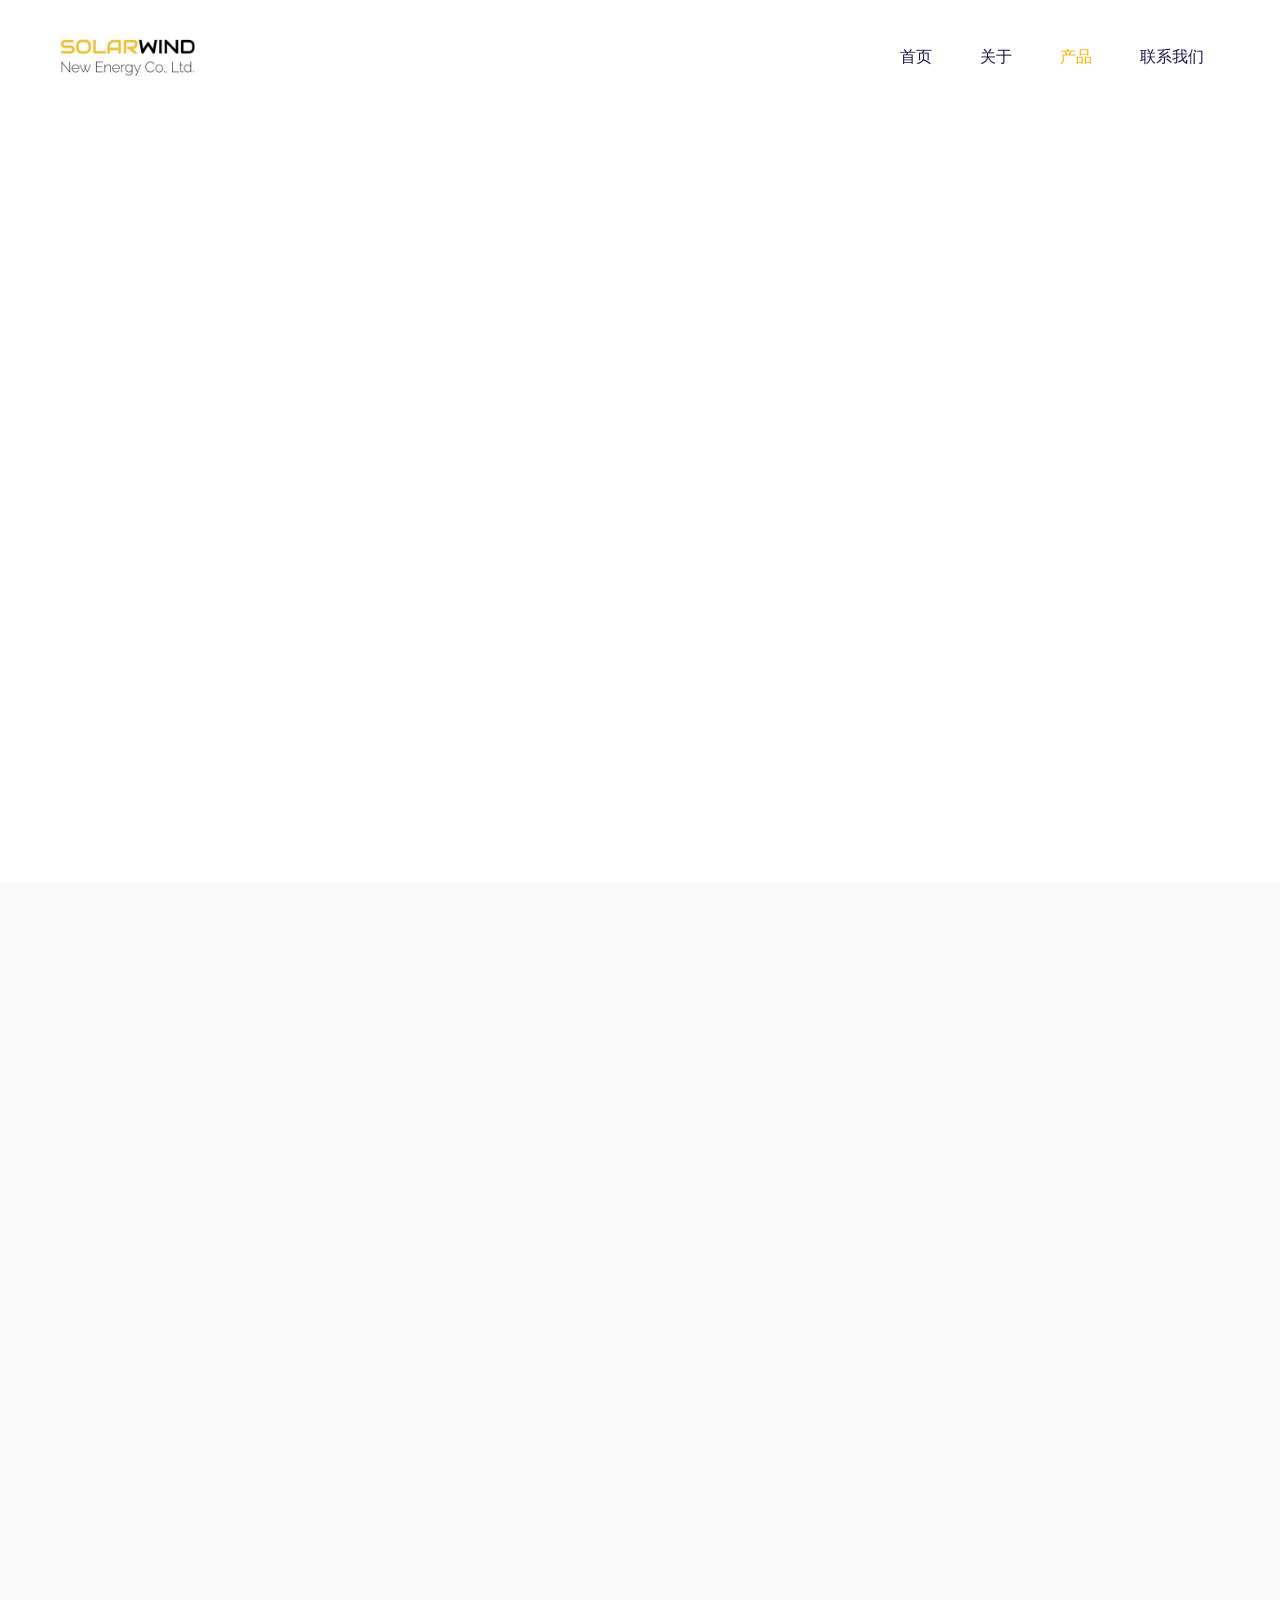
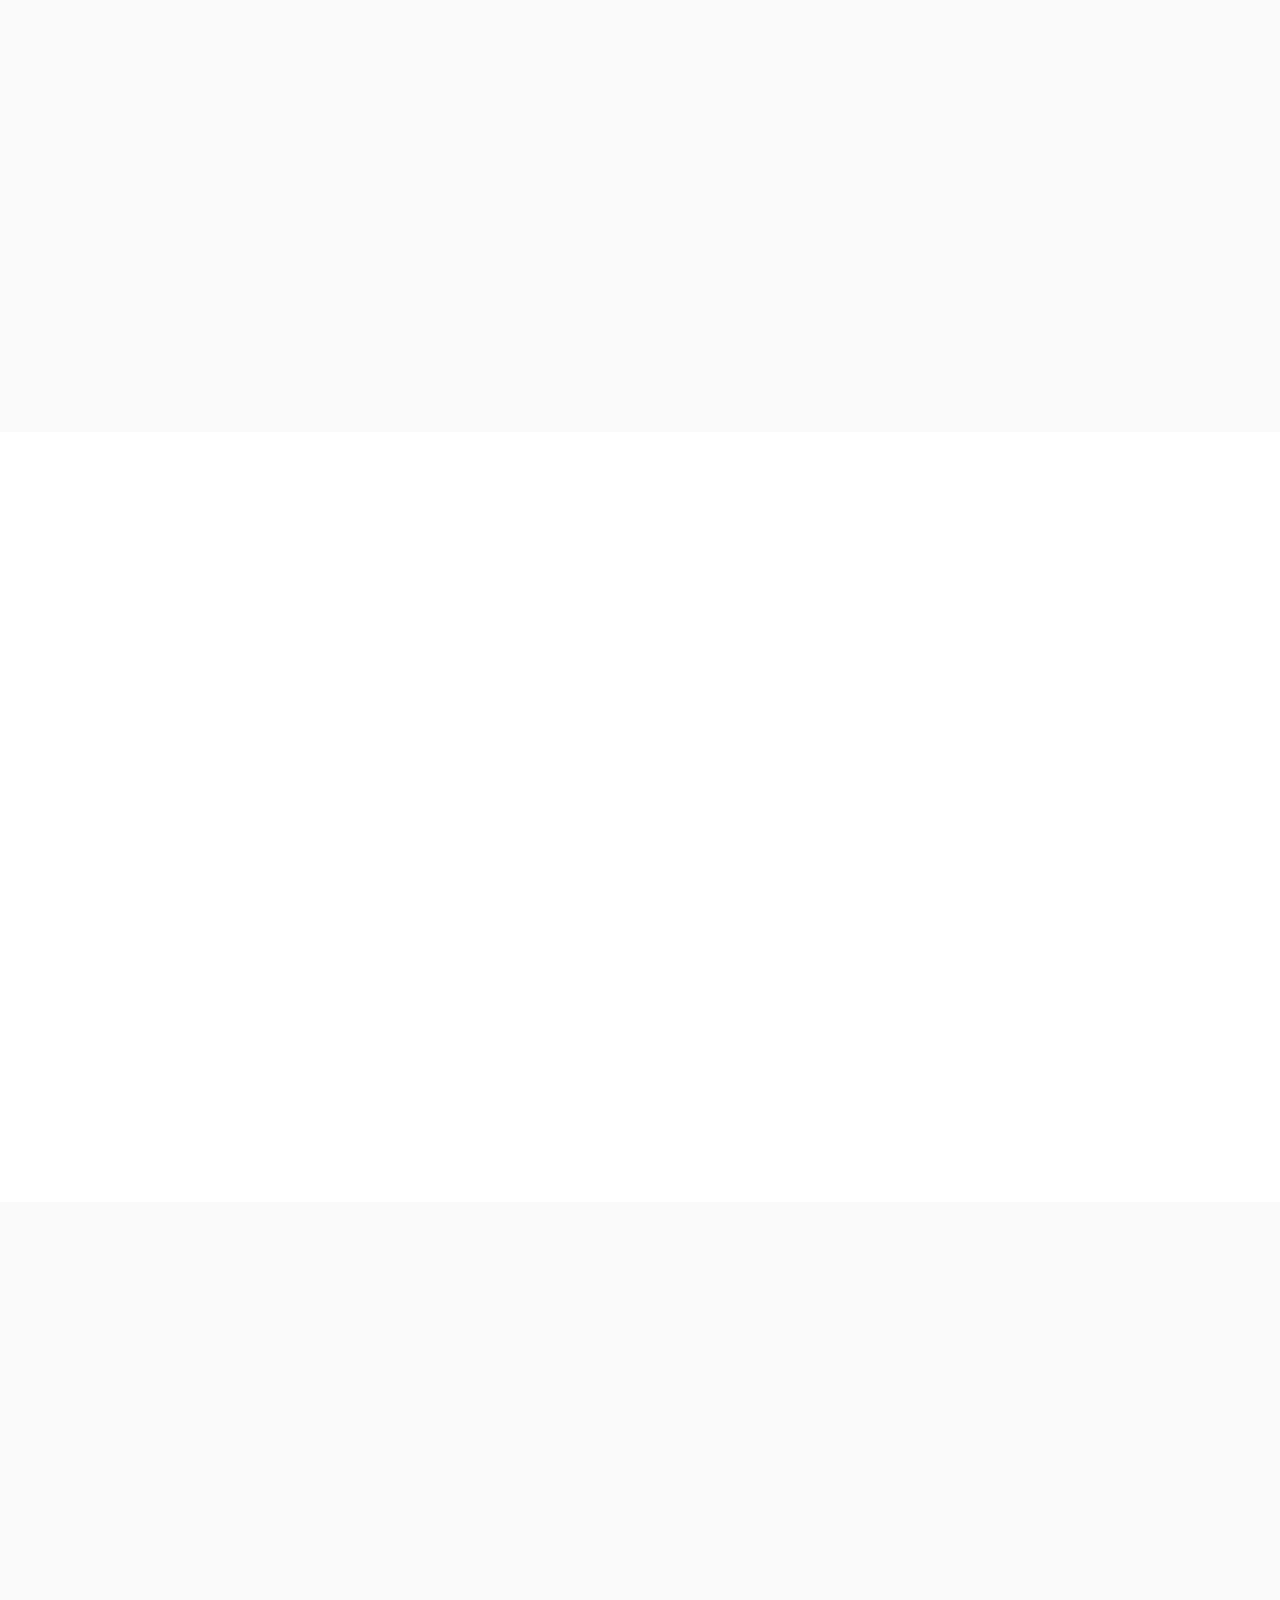
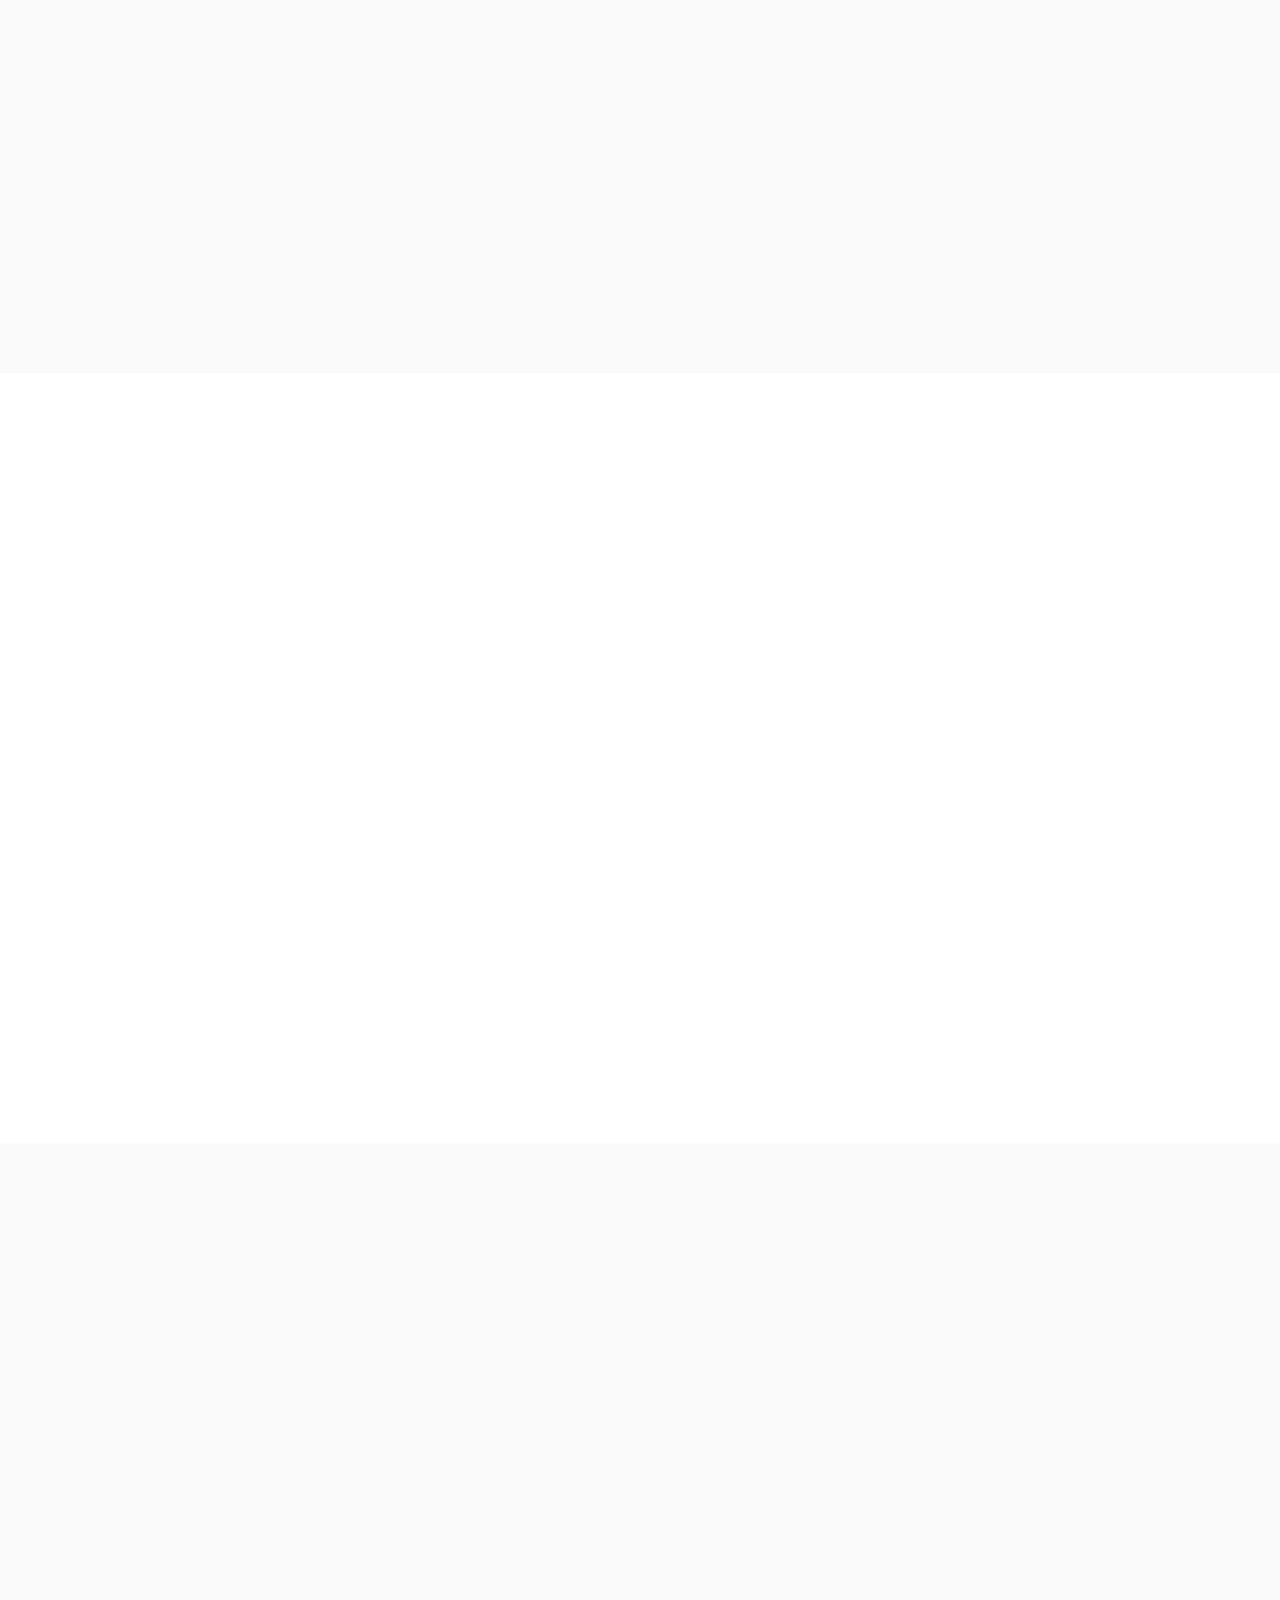
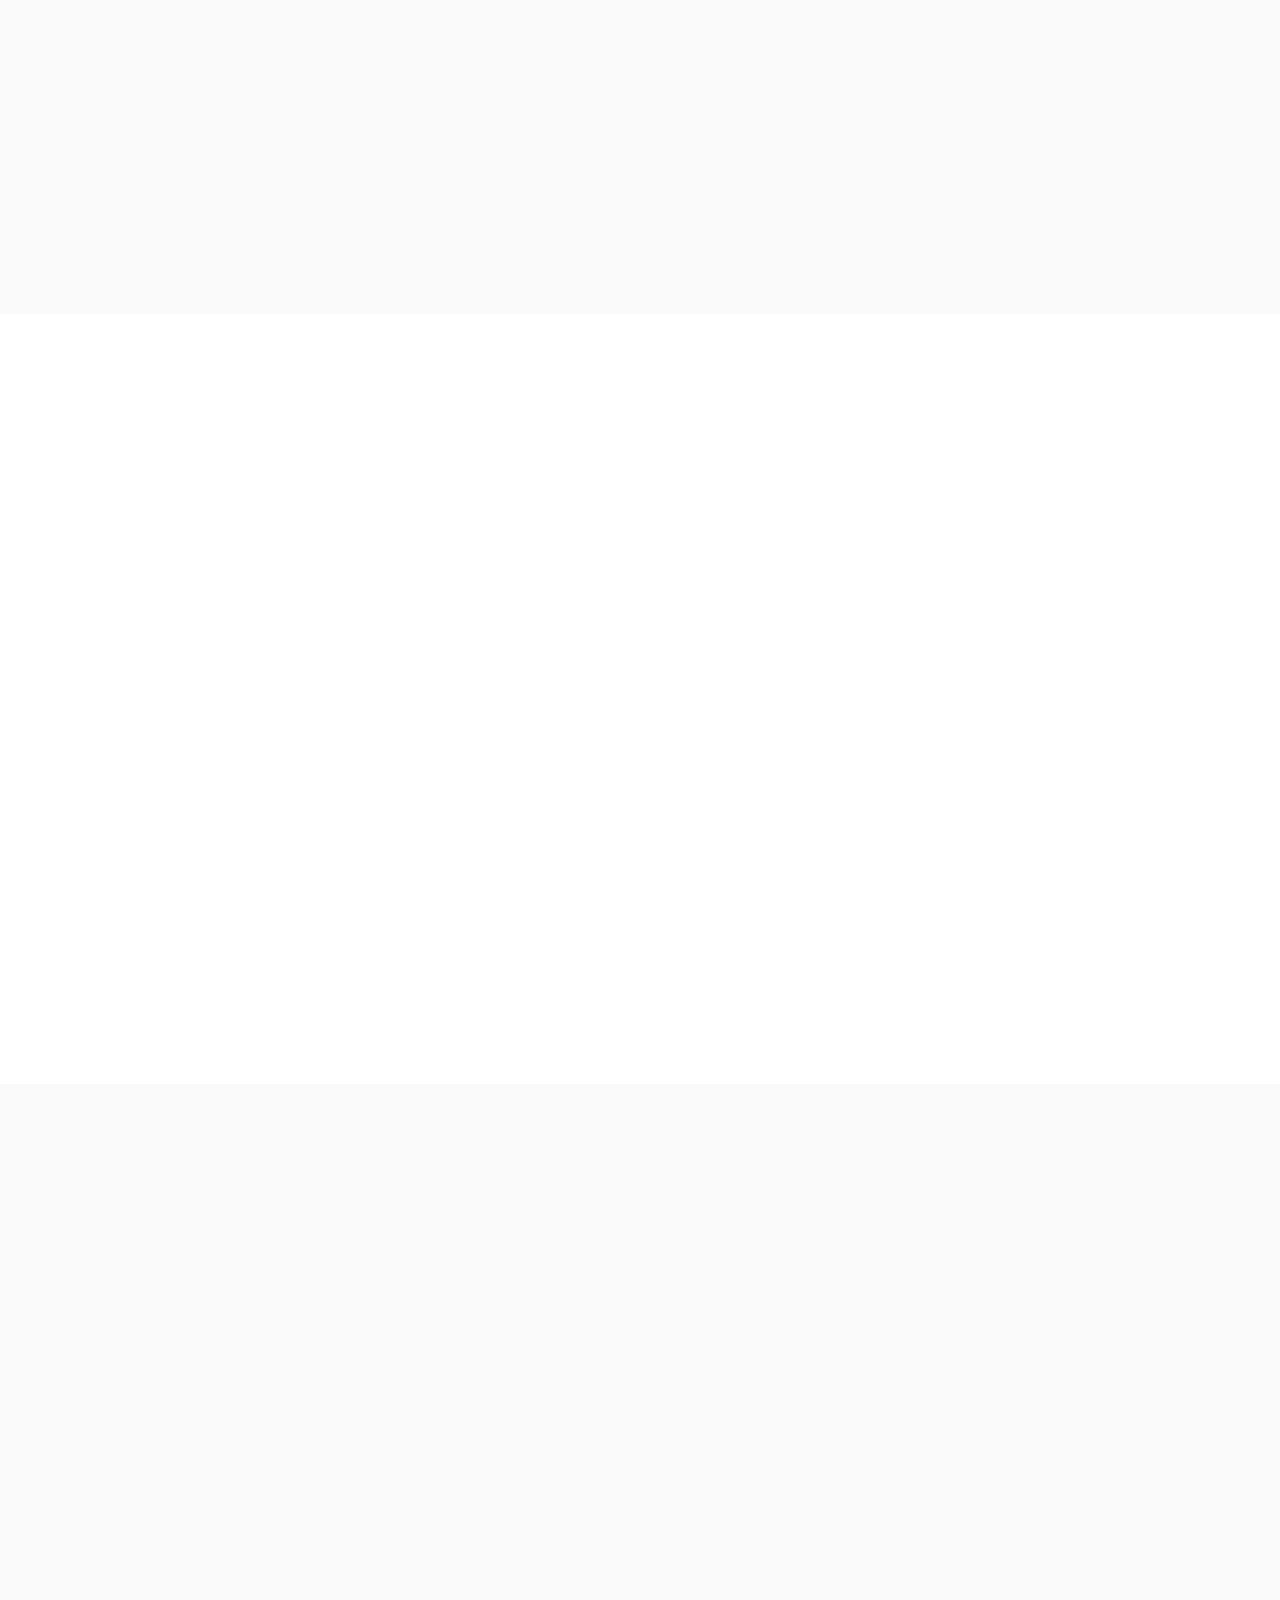
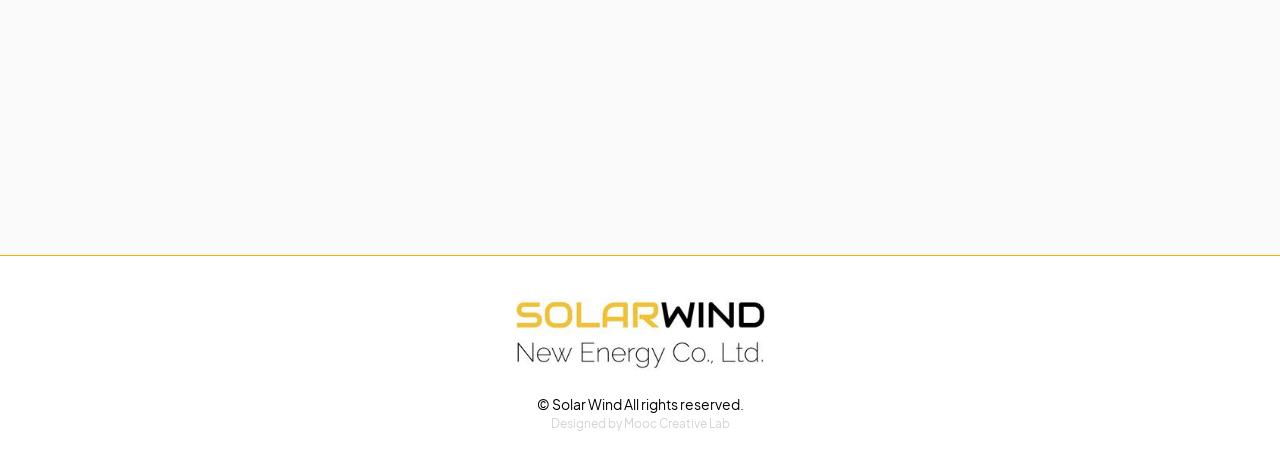
<file: products.html>
<!DOCTYPE html><!--  This site was created in Webflow. https://webflow.com  --><!--  Last Published: Fri Apr 03 2026 01:01:12 GMT+0000 (Coordinated Universal Time)  -->
<html data-wf-page="6335b6dfc18af8a22de59589" data-wf-site="6335b6dfc18af8fc40e59578">
<head>
  <meta charset="utf-8">
  <title>产品 | SolarWind - 建筑光伏一体化（BIPV）</title>
  <meta content="产品 | SolarWind - 建筑光伏一体化（BIPV）" property="og:title">
  <meta content="产品 | SolarWind - 建筑光伏一体化（BIPV）" property="twitter:title">
  <meta content="width=device-width, initial-scale=1" name="viewport">
  <meta content="Webflow" name="generator">
  <link href="css/normalize.css" rel="stylesheet" type="text/css">
  <link href="css/webflow.css" rel="stylesheet" type="text/css">
  <link href="css/solarwind-43fed1.webflow.css" rel="stylesheet" type="text/css">
  <script type="text/javascript">!function(o,c){var n=c.documentElement,t=" w-mod-";n.className+=t+"js",("ontouchstart"in o||o.DocumentTouch&&c instanceof DocumentTouch)&&(n.className+=t+"touch")}(window,document);</script>
  <link href="images/favicon.png" rel="shortcut icon" type="image/x-icon">
  <link href="images/webclip.png" rel="apple-touch-icon"><!--  Google tag (gtag.js)  -->
  <script async="" src="https://www.googletagmanager.com/gtag/js?id=AW-11039265973"></script>
  <script>
  window.dataLayer = window.dataLayer || [];
  function gtag(){dataLayer.push(arguments);}
  gtag('js', new Date());
  gtag('config', 'AW-11039265973');
</script>
  <link rel="alternate" hreflang="zh" href="https://www.solarwind-newenergy.com">
  <link rel="alternate" hreflang="en" href="https://en.solarwind-newenergy.com">
  <script type="text/javascript" src="https://cdn.weglot.com/weglot.min.js"></script>
  <script>
    Weglot.initialize({
        api_key: 'wg_9f56a032dfa960aaedffd403d3f209759'
    });
</script>
</head>
<body class="feaures-body">
  <div data-animation="default" data-collapse="medium" data-duration="400" data-easing="ease" data-easing2="ease" role="banner" class="navbar w-nav">
    <div class="navigation-container w-container">
      <a href="index.html" class="navbar-logo w-nav-brand"><img src="images/solarwind_logo_new.jpg" loading="lazy" width="Auto" height="50" alt="" srcset="images/solarwind_logo_new-p-500.jpg 500w, images/solarwind_logo_new-p-800.jpg 800w, images/solarwind_logo_new-p-1080.jpg 1080w, images/solarwind_logo_new-p-1600.jpg 1600w, images/solarwind_logo_new-p-2000.jpg 2000w, images/solarwind_logo_new-p-2600.jpg 2600w, images/solarwind_logo_new-p-3200.jpg 3200w, images/solarwind_logo_new.jpg 3480w" sizes="(max-width: 479px) 45vw, 204.9375px"></a>
      <nav role="navigation" class="nav-menu-2 w-nav-menu">
        <div class="navigation-wrapper-2">
          <a href="index.html" class="nav-link w-nav-link">首页</a>
          <a href="about-us.html" class="nav-link w-nav-link">关于</a>
          <a href="products.html" aria-current="page" class="nav-link w-nav-link w--current">产品</a>
          <a href="contact-us.html" class="nav-link w-nav-link">联系我们</a>
        </div>
      </nav>
      <div class="menu-button-2 w-nav-button">
        <div class="w-icon-nav-menu"></div>
      </div>
    </div>
  </div>
  <div class="tabs-section">
    <div class="tabs-container">
      <div data-w-id="5521beb5-fc08-ab2a-9f61-e8148a95abec" style="opacity:0" class="icon-text content-1-icon-text tabs-icon-text">BIPV产品</div>
      <h2 data-w-id="5521beb5-fc08-ab2a-9f61-e8148a95abee" style="opacity:0" class="content-heading tabs-heading">标准系列</h2>
      <div data-current="Tab 3" data-easing="ease" data-duration-in="500" data-duration-out="200" class="tabs w-tabs">
        <div data-w-id="5521beb5-fc08-ab2a-9f61-e8148a95abf1" style="opacity:0" class="tabs-menu w-tab-menu">
          <a data-w-tab="Tab 3" class="tab-link w-inline-block w-tab-link w--current">
            <div class="tab-link-text">产品展示</div>
          </a>
          <a data-w-tab="Tab 1" class="tab-link w-inline-block w-tab-link">
            <div class="tab-link-text">产品规格</div>
          </a>
          <a data-w-tab="Tab 2" class="tab-link w-inline-block w-tab-link">
            <div class="tab-link-text">产品特点</div>
          </a>
        </div>
        <div data-w-id="5521beb5-fc08-ab2a-9f61-e8148a95abfb" style="opacity:0" class="tabs-content w-tab-content">
          <div data-w-tab="Tab 3" class="tab-pane w-tab-pane w--tab-active">
            <div class="tabpaneimagesgrid"><img id="w-node-b654b85b-d4bf-1793-a73d-adb209e6b02a-2de59589" sizes="(max-width: 479px) 92vw, (max-width: 767px) 90vw, (max-width: 991px) 88vw, (max-width: 1279px) 91vw, 1160px" src="images/Artboard-1.jpg" loading="lazy" alt="" srcset="images/Artboard-1-p-500.jpg 500w, images/Artboard-1-p-800.jpg 800w, images/Artboard-1-p-1080.jpg 1080w, images/Artboard-1-p-1600.jpg 1600w, images/Artboard-1.jpg 1920w"></div>
          </div>
          <div data-w-tab="Tab 1" class="tab-pane w-tab-pane">
            <div class="tab-pane-grid">
              <div class="tab-pane-content">
                <div class="div-block-16">
                  <div class="text-block-4">1</div>
                </div>
                <p class="tab-pane-paragraph">产品尺寸<strong> :</strong> <br>L1200*W600*D6.8mm</p>
              </div>
              <div class="tab-pane-content">
                <div class="div-block-16">
                  <div class="text-block-4">2</div>
                </div>
                <p class="tab-pane-paragraph">产品结构：<br>3.2mm发电基板玻璃、1.52mmPVB+3.2mm背板玻璃</p>
              </div>
              <div class="tab-pane-content">
                <div class="div-block-16">
                  <div class="text-block-4">3</div>
                </div>
                <p class="tab-pane-paragraph">发电功率：<br>100W、105W、110W、115W</p>
              </div>
              <div class="tab-pane-content">
                <div class="div-block-16">
                  <div class="text-block-4">4</div>
                </div>
                <p class="tab-pane-paragraph">产品重量：<br>12kg</p>
              </div>
              <div class="tab-pane-content">
                <div class="div-block-16">
                  <div class="text-block-4">5</div>
                </div>
                <p class="tab-pane-paragraph">产品颜色：<br>黑色</p>
              </div>
              <div class="tab-pane-content">
                <div class="div-block-16">
                  <div class="text-block-4">6</div>
                </div>
                <p class="tab-pane-paragraph">输出功率保证：<br>10年产品工艺和材质质保，25年输出功率质保</p>
              </div>
            </div>
          </div>
          <div data-w-tab="Tab 2" class="tab-pane w-tab-pane">
            <div class="tab-pane-grid">
              <div class="tab-pane-content">
                <div class="div-block-16">
                  <div class="text-block-4">1</div>
                </div>
                <p class="tab-pane-paragraph"><strong>SolarWind碲化镉标准系列产品具有极强的发电能力。<br>按照中国平均光照条件，一平方米的碲化镉薄<br>膜发电玻璃年发电量可达180-200kwh。</strong></p>
              </div>
              <div class="tab-pane-content">
                <div class="div-block-16">
                  <div class="text-block-4">2</div>
                </div>
                <p class="tab-pane-paragraph"><strong>标准产品主要应用于屋顶BIPV电站、工商业屋<br>顶光伏电站、户用光伏电站及光伏阳光房等。</strong></p>
              </div>
              <div class="tab-pane-content">
                <div class="div-block-16">
                  <div class="text-block-4">3</div>
                </div>
                <p class="tab-pane-paragraph"><strong>产品颜色为色彩均匀的黑色，通过建设设计师<br>的巧妙设计，不但能与建筑外观保持和谐统一，<br>同时还有非常好的发电能力，一举两得。</strong></p>
              </div>
              <div class="tab-pane-content">
                <div class="div-block-16">
                  <div class="text-block-4">4</div>
                </div>
                <p class="tab-pane-paragraph"><strong>与定制化光伏发电建材相比，标准系列产品价<br>格优势明显，发电能力强，性价比高。</strong></p>
              </div>
            </div>
          </div>
        </div>
      </div>
    </div>
  </div>
  <div class="tabs-section bg-gray">
    <div class="tabs-container">
      <div data-w-id="24cf26dd-236b-618b-271e-34c67d182c76" style="opacity:0" class="icon-text content-1-icon-text tabs-icon-text">BIPV产品</div>
      <h2 data-w-id="24cf26dd-236b-618b-271e-34c67d182c78" style="opacity:0" class="content-heading tabs-heading">透光系列</h2>
      <div data-current="Tab 3" data-easing="ease" data-duration-in="500" data-duration-out="200" class="tabs w-tabs">
        <div data-w-id="24cf26dd-236b-618b-271e-34c67d182c7b" style="opacity:0" class="tabs-menu w-tab-menu">
          <a data-w-tab="Tab 3" class="tab-link w-inline-block w-tab-link w--current">
            <div class="tab-link-text">产品展示</div>
          </a>
          <a data-w-tab="Tab 1" class="tab-link w-inline-block w-tab-link">
            <div class="tab-link-text">产品规格</div>
          </a>
          <a data-w-tab="Tab 2" class="tab-link w-inline-block w-tab-link">
            <div class="tab-link-text">产品特点</div>
          </a>
        </div>
        <div data-w-id="24cf26dd-236b-618b-271e-34c67d182c85" style="opacity:0" class="tabs-content w-tab-content">
          <div data-w-tab="Tab 3" class="tab-pane w-tab-pane w--tab-active">
            <div class="tabpaneimagesgrid"><img id="w-node-e022f2ee-140a-2eb5-3b2b-9105996cce73-2de59589" sizes="(max-width: 479px) 92vw, (max-width: 767px) 90vw, (max-width: 991px) 88vw, (max-width: 1279px) 91vw, 1160px" src="images/1.jpg" loading="lazy" alt="" srcset="images/1-p-500.jpg 500w, images/1-p-800.jpg 800w, images/1-p-1080.jpg 1080w, images/1-p-1600.jpg 1600w, images/1.jpg 1920w"><img id="w-node-_0ad9255a-68cf-2829-417a-ba72c2c5aecb-2de59589" sizes="(max-width: 479px) 92vw, (max-width: 767px) 90vw, (max-width: 991px) 88vw, (max-width: 1279px) 91vw, 1160px" src="images/Artboard-9.jpg" loading="lazy" alt="" srcset="images/Artboard-9-p-500.jpg 500w, images/Artboard-9-p-800.jpg 800w, images/Artboard-9-p-1080.jpg 1080w, images/Artboard-9-p-1600.jpg 1600w, images/Artboard-9.jpg 1920w"></div>
          </div>
          <div data-w-tab="Tab 1" class="tab-pane w-tab-pane">
            <div class="tab-pane-grid">
              <div class="tab-pane-content">
                <div class="div-block-16">
                  <div class="text-block-4">1</div>
                </div>
                <p class="tab-pane-paragraph">产品尺寸<strong> :</strong> <br>L1200*W1200mm、L1200*W1800mm<br>L1200*W2400mm、L1200*W3000mm<br>...</p>
              </div>
              <div class="tab-pane-content">
                <div class="div-block-16">
                  <div class="text-block-4">2</div>
                </div>
                <p class="tab-pane-paragraph fz14">产品结构：<br>- 5 mm钢化玻璃+ 1 . 5 2 mmP V B + 3 . 2 mm发电基板玻璃+ 1 . 5 2 mmP V B + 5 mm钢化玻璃<br>‍<br>- 8 mm钢化玻璃+ 1 . 5 2 mmP V B + 3 . 2 mm发电基板玻璃+ 1 . 5 2 mmP V B + 8 mm钢化玻璃...<br></p>
              </div>
              <div class="tab-pane-content">
                <div class="div-block-16">
                  <div class="text-block-4">3</div>
                </div>
                <p class="tab-pane-paragraph">发电功率：<br>164W、218W、328W...</p>
              </div>
              <div class="tab-pane-content">
                <div class="div-block-16">
                  <div class="text-block-4">4</div>
                </div>
                <p class="tab-pane-paragraph">产品重量：<br>40.3kg/m<sup>2</sup> 、60.3kg/m<sup>2</sup>、70.3kg/m<sup>2</sup>...</p>
              </div>
              <div class="tab-pane-content">
                <div class="div-block-16">
                  <div class="text-block-4">5</div>
                </div>
                <p class="tab-pane-paragraph">产品透光度：<br>10%透光、20%透光、30%透光<br>40%透光、50%透光、60%透光<br>70%透光、80%透光...</p>
              </div>
              <div class="tab-pane-content">
                <div class="div-block-16">
                  <div class="text-block-4">6</div>
                </div>
                <p class="tab-pane-paragraph">输出功率保证：<br>10年产品工艺和材质质保，25年输出功率质保</p>
              </div>
            </div>
          </div>
          <div data-w-tab="Tab 2" class="tab-pane w-tab-pane">
            <div class="tab-pane-grid">
              <div class="tab-pane-content">
                <div class="div-block-16">
                  <div class="text-block-4">1</div>
                </div>
                <p class="tab-pane-paragraph">透光系列高度客制化。透光度、结构、尺寸、都可按需调整。</p>
              </div>
              <div class="tab-pane-content">
                <div class="div-block-16">
                  <div class="text-block-4">2</div>
                </div>
                <p class="tab-pane-paragraph">多种透光度可供选择。从10%透光度到80%透光度，不用为了明亮和能量做艰难抉择。</p>
              </div>
            </div>
          </div>
        </div>
      </div>
    </div>
  </div>
  <div class="tabs-section">
    <div class="tabs-container">
      <div data-w-id="0bad07bd-6423-c07f-1c6c-937d2ede4051" style="opacity:0" class="icon-text content-1-icon-text tabs-icon-text">BIPV产品</div>
      <h2 data-w-id="0bad07bd-6423-c07f-1c6c-937d2ede4053" style="opacity:0" class="content-heading tabs-heading">中空夹胶系列</h2>
      <div data-current="Tab 3" data-easing="ease" data-duration-in="500" data-duration-out="200" class="tabs w-tabs">
        <div data-w-id="0bad07bd-6423-c07f-1c6c-937d2ede4056" style="opacity:0" class="tabs-menu w-tab-menu">
          <a data-w-tab="Tab 3" class="tab-link w-inline-block w-tab-link w--current">
            <div class="tab-link-text">产品展示</div>
          </a>
          <a data-w-tab="Tab 1" class="tab-link w-inline-block w-tab-link">
            <div class="tab-link-text">产品规格</div>
          </a>
          <a data-w-tab="Tab 2" class="tab-link w-inline-block w-tab-link">
            <div class="tab-link-text">产品特点</div>
          </a>
        </div>
        <div data-w-id="0bad07bd-6423-c07f-1c6c-937d2ede4060" style="opacity:0" class="tabs-content w-tab-content">
          <div data-w-tab="Tab 3" class="tab-pane w-tab-pane w--tab-active">
            <div class="tabpaneimagesgrid"><img id="w-node-_9f04dda9-c72e-9df6-862a-12a3f9e98c21-2de59589" sizes="(max-width: 479px) 92vw, (max-width: 767px) 90vw, (max-width: 991px) 88vw, (max-width: 1279px) 91vw, 1160px" src="images/2.jpg" loading="lazy" alt="" srcset="images/2-p-500.jpg 500w, images/2-p-800.jpg 800w, images/2-p-1080.jpg 1080w, images/2-p-1600.jpg 1600w, images/2.jpg 1920w"></div>
          </div>
          <div data-w-tab="Tab 1" class="tab-pane w-tab-pane">
            <div class="tab-pane-grid">
              <div class="tab-pane-content">
                <div class="div-block-16">
                  <div class="text-block-4">1</div>
                </div>
                <p class="tab-pane-paragraph">产品尺寸<strong> :</strong> <br>L1200*W600*D31mm</p>
              </div>
              <div class="tab-pane-content">
                <div class="div-block-16">
                  <div class="text-block-4">2</div>
                </div>
                <p class="tab-pane-paragraph fz14">导热系数：<br>最低1.2W/(m<sup>2</sup>·K)<br></p>
              </div>
              <div class="tab-pane-content">
                <div class="div-block-16">
                  <div class="text-block-4">3</div>
                </div>
                <p class="tab-pane-paragraph">额定功率：<br>57W，76W</p>
              </div>
              <div class="tab-pane-content">
                <div class="div-block-16">
                  <div class="text-block-4">4</div>
                </div>
                <p class="tab-pane-paragraph">产品重量：<br>27.5kg</p>
              </div>
              <div class="tab-pane-content">
                <div class="div-block-16">
                  <div class="text-block-4">5</div>
                </div>
                <p class="tab-pane-paragraph">透光率：<br>20%、40%</p>
              </div>
              <div class="tab-pane-content">
                <div class="div-block-16">
                  <div class="text-block-4">6</div>
                </div>
                <p class="tab-pane-paragraph">输出功率保证：<br>10年产品工艺和材质质保，25年输出功率质保</p>
              </div>
            </div>
          </div>
          <div data-w-tab="Tab 2" class="tab-pane w-tab-pane">
            <div class="tab-pane-grid">
              <div class="tab-pane-content">
                <div class="div-block-16">
                  <div class="text-block-4">1</div>
                </div>
                <p class="tab-pane-paragraph">热工：<br>可根据项目需求灵活定制，可进行中空夹胶、LOW-E膜、中空充氩气等结构处理，导热系数最低1.2W/(m² K)。</p>
              </div>
              <div class="tab-pane-content">
                <div class="div-block-16">
                  <div class="text-block-4">2</div>
                </div>
                <p class="tab-pane-paragraph">隔音：<br>SolarWind的BIPV组件结构均在37分左右，远高于普通中空玻璃璃28~35分贝。原因是PVB夹胶玻璃，对抑制中空玻璃的低频共振现象有明显的效果。BIPV产品 - 中空夹胶系列</p>
              </div>
            </div>
          </div>
        </div>
      </div>
    </div>
  </div>
  <div class="tabs-section bg-gray">
    <div class="tabs-container">
      <div data-w-id="8a31f393-07d8-8962-e1c9-38465f859a84" style="opacity:0" class="icon-text content-1-icon-text tabs-icon-text">BIPV产品</div>
      <h2 data-w-id="8a31f393-07d8-8962-e1c9-38465f859a86" style="opacity:0" class="content-heading tabs-heading">光伏瓦系列(即将到来)</h2>
      <div data-current="Tab 3" data-easing="ease" data-duration-in="500" data-duration-out="200" class="tabs w-tabs">
        <div data-w-id="8a31f393-07d8-8962-e1c9-38465f859a89" style="opacity:0" class="tabs-menu w-tab-menu">
          <a data-w-tab="Tab 3" class="tab-link w-inline-block w-tab-link w--current">
            <div class="tab-link-text">产品展示</div>
          </a>
          <a data-w-tab="Tab 1" class="tab-link w-inline-block w-tab-link">
            <div class="tab-link-text">产品规格</div>
          </a>
          <a data-w-tab="Tab 2" class="tab-link w-inline-block w-tab-link">
            <div class="tab-link-text">产品特点</div>
          </a>
        </div>
        <div data-w-id="8a31f393-07d8-8962-e1c9-38465f859a93" style="opacity:0" class="tabs-content w-tab-content">
          <div data-w-tab="Tab 3" class="tab-pane w-tab-pane w--tab-active">
            <div class="tabpaneimagesgrid"><img id="w-node-_8a31f393-07d8-8962-e1c9-38465f859af2-2de59589" sizes="(max-width: 479px) 92vw, (max-width: 767px) 90vw, (max-width: 991px) 88vw, (max-width: 1279px) 91vw, 1160px" src="images/Artboard-4.png" loading="lazy" alt="" srcset="images/Artboard-4-p-500.png 500w, images/Artboard-4-p-800.png 800w, images/Artboard-4-p-1080.png 1080w, images/Artboard-4-p-1600.png 1600w, images/Artboard-4.png 1920w"></div>
          </div>
          <div data-w-tab="Tab 1" class="tab-pane w-tab-pane">
            <div class="tab-pane-grid">
              <div class="tab-pane-content">
                <div class="div-block-16">
                  <div class="text-block-4">1</div>
                </div>
                <p class="tab-pane-paragraph">产品尺寸<strong> :</strong> <br>L1275*W425*D42mm、L1275*W725*D42mm ...</p>
              </div>
              <div class="tab-pane-content">
                <div class="div-block-16">
                  <div class="text-block-4">2</div>
                </div>
                <p class="tab-pane-paragraph fz14">边框：<br>铝锌合金涂层钢板（表面电泳）<br></p>
              </div>
              <div class="tab-pane-content">
                <div class="div-block-16">
                  <div class="text-block-4">3</div>
                </div>
                <p class="tab-pane-paragraph">发电功率：<br>48W、100W ...</p>
              </div>
              <div class="tab-pane-content">
                <div class="div-block-16">
                  <div class="text-block-4">4</div>
                </div>
                <p class="tab-pane-paragraph">产品重量：<br>8.8kg、15.8kg ...</p>
              </div>
              <div class="tab-pane-content">
                <div class="div-block-16">
                  <div class="text-block-4">5</div>
                </div>
                <p class="tab-pane-paragraph">产品颜色：<br>根据项目需求定制颜色图案</p>
              </div>
              <div class="tab-pane-content">
                <div class="div-block-16">
                  <div class="text-block-4">6</div>
                </div>
                <p class="tab-pane-paragraph">输出功率保证：<br>10年产品工艺和材质质保，25年输出功率质保</p>
              </div>
            </div>
          </div>
          <div data-w-tab="Tab 2" class="tab-pane w-tab-pane">
            <div class="tab-pane-grid">
              <div class="tab-pane-content">
                <div class="div-block-16">
                  <div class="text-block-4">1</div>
                </div>
                <p class="tab-pane-paragraph">光伏瓦采用平瓦结构，和传统瓦相比，具有更优异的绿色环保、发电节能、隔热保暖、防火、防渗水、抗冰雹等特性。</p>
              </div>
              <div class="tab-pane-content">
                <div class="div-block-16">
                  <div class="text-block-4">2</div>
                </div>
                <p class="tab-pane-paragraph">防水性：专利防水结构设计，极大提高屋顶防水性能</p>
              </div>
              <div class="tab-pane-content">
                <div class="div-block-16">
                  <div class="text-block-4">3</div>
                </div>
                <p class="tab-pane-paragraph">安全性：通过欧洲和美国最高防火等级 - A级防水测试</p>
              </div>
              <div class="tab-pane-content">
                <div class="div-block-16">
                  <div class="text-block-4">4</div>
                </div>
                <p class="tab-pane-paragraph">经济性：自发自用节省电费，多余的电量卖给电网产生收益</p>
              </div>
              <div class="tab-pane-content">
                <div class="div-block-16">
                  <div class="text-block-4">5</div>
                </div>
                <p class="tab-pane-paragraph">便捷性：特殊的铝合金卡扣式边框，安装简单快捷</p>
              </div>
              <div class="tab-pane-content">
                <div class="div-block-16">
                  <div class="text-block-4">6</div>
                </div>
                <p class="tab-pane-paragraph">隔热保暖性：产品本身抵挡了大部分阳光照射产生的热量，并通过特殊的结构设计，增加了气流导流槽，使空气可以在整体屋面的中空层动，达到隔热保温的效果</p>
              </div>
            </div>
          </div>
        </div>
      </div>
    </div>
  </div>
  <div class="tabs-section">
    <div class="tabs-container">
      <div data-w-id="c1504fec-45f7-51a6-689e-504880a19b9a" style="opacity:0" class="icon-text content-1-icon-text tabs-icon-text">BIPV产品</div>
      <h2 data-w-id="c1504fec-45f7-51a6-689e-504880a19b9c" style="opacity:0" class="content-heading tabs-heading">仿铝板/石材/红砖/木纹系列</h2>
      <div data-current="Tab 3" data-easing="ease" data-duration-in="500" data-duration-out="200" class="tabs w-tabs">
        <div data-w-id="c1504fec-45f7-51a6-689e-504880a19b9f" style="opacity:0" class="tabs-menu w-tab-menu">
          <a data-w-tab="Tab 3" class="tab-link w-inline-block w-tab-link w--current">
            <div class="tab-link-text">产品展示</div>
          </a>
          <a data-w-tab="Tab 1" class="tab-link w-inline-block w-tab-link">
            <div class="tab-link-text">产品规格</div>
          </a>
          <a data-w-tab="Tab 2" class="tab-link w-inline-block w-tab-link">
            <div class="tab-link-text">产品特点</div>
          </a>
        </div>
        <div data-w-id="c1504fec-45f7-51a6-689e-504880a19ba9" style="opacity:0" class="tabs-content w-tab-content">
          <div data-w-tab="Tab 3" class="tab-pane w-tab-pane w--tab-active">
            <div class="tabpaneimagesgrid"><img id="w-node-b0f67cb1-c864-7a24-2e0d-b245be83d2cc-2de59589" sizes="(max-width: 479px) 92vw, (max-width: 767px) 90vw, (max-width: 991px) 88vw, (max-width: 1279px) 91vw, 1160px" src="images/material.jpg" loading="lazy" alt="" srcset="images/material-p-500.jpg 500w, images/material-p-800.jpg 800w, images/material-p-1080.jpg 1080w, images/material-p-1600.jpg 1600w, images/material.jpg 1920w"></div>
          </div>
          <div data-w-tab="Tab 1" class="tab-pane w-tab-pane">
            <div class="tab-pane-grid">
              <div class="tab-pane-content">
                <div class="div-block-16">
                  <div class="text-block-4">1</div>
                </div>
                <p class="tab-pane-paragraph">产品尺寸<strong> :</strong> <br>L1200*W600*D16mm</p>
              </div>
              <div class="tab-pane-content">
                <div class="div-block-16">
                  <div class="text-block-4">2</div>
                </div>
                <p class="tab-pane-paragraph fz14">产品结构：<br>5mm钢化玻璃+1.52mmPVB+3.2mm发电基板玻璃+1.52mmPVB+5mm钢化玻璃 ...<br></p>
              </div>
              <div class="tab-pane-content">
                <div class="div-block-16">
                  <div class="text-block-4">3</div>
                </div>
                <p class="tab-pane-paragraph">发电功率：<br>43W、47W、66W ...</p>
              </div>
              <div class="tab-pane-content">
                <div class="div-block-16">
                  <div class="text-block-4">4</div>
                </div>
                <p class="tab-pane-paragraph">产品重量：<br>25.5kg</p>
              </div>
              <div class="tab-pane-content">
                <div class="div-block-16">
                  <div class="text-block-4">5</div>
                </div>
                <p class="tab-pane-paragraph">产品颜色：<br>根据项目需求定制颜色图案</p>
              </div>
              <div class="tab-pane-content">
                <div class="div-block-16">
                  <div class="text-block-4">6</div>
                </div>
                <p class="tab-pane-paragraph">输出功率保证：<br>10年产品工艺和材质质保，25年输出功率质保</p>
              </div>
            </div>
          </div>
          <div data-w-tab="Tab 2" class="tab-pane w-tab-pane">
            <div class="tab-pane-grid">
              <div class="tab-pane-content">
                <div class="div-block-16">
                  <div class="text-block-4">1</div>
                </div>
                <p class="tab-pane-paragraph">根据行业数据分析，在一栋建筑外围护中，非透明外墙占比达到70%，而透明玻璃门窗部分比例在20%<br>左右</p>
              </div>
              <div class="tab-pane-content">
                <div class="div-block-16">
                  <div class="text-block-4">2</div>
                </div>
                <p class="tab-pane-paragraph">根据客户需求，SolarWind可以在建筑外围，利用碲化镉光伏建材产品替代传统建材产品，在建筑物非透光区域具有巨大的市场应用前景。</p>
              </div>
              <div class="tab-pane-content">
                <div class="div-block-16">
                  <div class="text-block-4">3</div>
                </div>
                <p class="tab-pane-paragraph">包含铝板、石材、大理石、红砖、木纹等多种纹理可供选择</p>
              </div>
            </div>
          </div>
        </div>
      </div>
    </div>
  </div>
  <div class="tabs-section bg-gray">
    <div class="tabs-container">
      <div data-w-id="122ab71f-afa2-648d-3170-4f2daae77c9d" style="opacity:0" class="icon-text content-1-icon-text tabs-icon-text">BIPV产品</div>
      <h2 data-w-id="122ab71f-afa2-648d-3170-4f2daae77c9f" style="opacity:0" class="content-heading tabs-heading">彩色系列</h2>
      <div data-current="Tab 3" data-easing="ease" data-duration-in="500" data-duration-out="200" class="tabs w-tabs">
        <div data-w-id="122ab71f-afa2-648d-3170-4f2daae77ca2" style="opacity:0" class="tabs-menu w-tab-menu">
          <a data-w-tab="Tab 3" class="tab-link w-inline-block w-tab-link w--current">
            <div class="tab-link-text">产品展示</div>
          </a>
          <a data-w-tab="Tab 1" class="tab-link w-inline-block w-tab-link">
            <div class="tab-link-text">产品规格</div>
          </a>
          <a data-w-tab="Tab 2" class="tab-link w-inline-block w-tab-link">
            <div class="tab-link-text">产品特点</div>
          </a>
        </div>
        <div data-w-id="122ab71f-afa2-648d-3170-4f2daae77cac" style="opacity:0" class="tabs-content w-tab-content">
          <div data-w-tab="Tab 3" class="tab-pane w-tab-pane w--tab-active">
            <div class="tabpaneimagesgrid"><img id="w-node-_4767f79a-1de1-d62a-d25a-e63871cc1c6a-2de59589" sizes="(max-width: 479px) 92vw, (max-width: 767px) 90vw, (max-width: 991px) 88vw, (max-width: 1279px) 91vw, 1160px" src="images/Artboard-6.png" loading="lazy" alt="" srcset="images/Artboard-6-p-500.png 500w, images/Artboard-6-p-800.png 800w, images/Artboard-6-p-1080.png 1080w, images/Artboard-6-p-1600.png 1600w, images/Artboard-6.png 1920w"></div>
          </div>
          <div data-w-tab="Tab 1" class="tab-pane w-tab-pane">
            <div class="tab-pane-grid">
              <div class="tab-pane-content">
                <div class="div-block-16">
                  <div class="text-block-4">1</div>
                </div>
                <p class="tab-pane-paragraph">产品尺寸<strong> :</strong> <br>L1200*W600*D7mm、L1200*W1200*D16mm ...</p>
              </div>
              <div class="tab-pane-content">
                <div class="div-block-16">
                  <div class="text-block-4">2</div>
                </div>
                <p class="tab-pane-paragraph fz14">产品结构：<br>5mm钢化玻璃+1.52mmPVB+3.2mm发电基板玻璃<br>+1.52mmPVB+5mm钢化玻璃 ...<br></p>
              </div>
              <div class="tab-pane-content">
                <div class="div-block-16">
                  <div class="text-block-4">3</div>
                </div>
                <p class="tab-pane-paragraph">发电功率：<br>57W、76W、85W ...</p>
              </div>
              <div class="tab-pane-content">
                <div class="div-block-16">
                  <div class="text-block-4">4</div>
                </div>
                <p class="tab-pane-paragraph">产品重量：<br>12.0kg、50.5kg ...</p>
              </div>
              <div class="tab-pane-content">
                <div class="div-block-16">
                  <div class="text-block-4">5</div>
                </div>
                <p class="tab-pane-paragraph">产品图案：<br>根据项目需求定制颜色图案</p>
              </div>
              <div class="tab-pane-content">
                <div class="div-block-16">
                  <div class="text-block-4">6</div>
                </div>
                <p class="tab-pane-paragraph">透光度：<br>10%透光、20%透光、30%透光、40%透光、50%透光 ...</p>
              </div>
            </div>
          </div>
          <div data-w-tab="Tab 2" class="tab-pane w-tab-pane">
            <div class="tab-pane-grid">
              <div class="tab-pane-content">
                <div class="div-block-16">
                  <div class="text-block-4">1</div>
                </div>
                <p class="tab-pane-paragraph">根据客户需求，多种颜色和透光度，让外墙搭配选择更多。</p>
              </div>
            </div>
          </div>
        </div>
      </div>
    </div>
  </div>
  <div class="tabs-section">
    <div class="tabs-container">
      <div data-w-id="dbc4d52e-6cd4-8846-f453-7e501c752ff6" style="opacity:0" class="icon-text content-1-icon-text tabs-icon-text">BIPV产品</div>
      <h2 data-w-id="dbc4d52e-6cd4-8846-f453-7e501c752ff8" style="opacity:0" class="content-heading tabs-heading">光伏地砖系列</h2>
      <div data-current="Tab 3" data-easing="ease" data-duration-in="500" data-duration-out="200" class="tabs w-tabs">
        <div data-w-id="dbc4d52e-6cd4-8846-f453-7e501c752ffb" style="opacity:0" class="tabs-menu w-tab-menu">
          <a data-w-tab="Tab 3" class="tab-link w-inline-block w-tab-link w--current">
            <div class="tab-link-text">产品展示</div>
          </a>
          <a data-w-tab="Tab 1" class="tab-link w-inline-block w-tab-link">
            <div class="tab-link-text">产品规格</div>
          </a>
          <a data-w-tab="Tab 2" class="tab-link w-inline-block w-tab-link">
            <div class="tab-link-text">产品特点</div>
          </a>
        </div>
        <div data-w-id="dbc4d52e-6cd4-8846-f453-7e501c753005" style="opacity:0" class="tabs-content w-tab-content">
          <div data-w-tab="Tab 3" class="tab-pane w-tab-pane w--tab-active">
            <div class="tabpaneimagesgrid"><img id="w-node-e4e992af-56d0-de19-9775-a45a522caca6-2de59589" sizes="(max-width: 479px) 92vw, (max-width: 767px) 90vw, (max-width: 991px) 88vw, (max-width: 1279px) 91vw, 1160px" src="images/Artboard-7.png" loading="lazy" alt="" srcset="images/Artboard-7-p-500.png 500w, images/Artboard-7-p-800.png 800w, images/Artboard-7-p-1080.png 1080w, images/Artboard-7-p-1600.png 1600w, images/Artboard-7.png 1920w"></div>
          </div>
          <div data-w-tab="Tab 1" class="tab-pane w-tab-pane">
            <div class="tab-pane-grid">
              <div class="tab-pane-content">
                <div class="div-block-16">
                  <div class="text-block-4">1</div>
                </div>
                <p class="tab-pane-paragraph">产品尺寸<strong> :</strong> <br>L600*W600*D52mm</p>
              </div>
              <div class="tab-pane-content">
                <div class="div-block-16">
                  <div class="text-block-4">2</div>
                </div>
                <p class="tab-pane-paragraph fz14">产品结构：<br>8mm超白钢化防滑玻璃+1.52mmPVB+3.2mm发电基板玻璃<br>+1.52mmPVB+8mm超白钢化玻璃<br></p>
              </div>
              <div class="tab-pane-content">
                <div class="div-block-16">
                  <div class="text-block-4">3</div>
                </div>
                <p class="tab-pane-paragraph">发电功率：<br>46W</p>
              </div>
              <div class="tab-pane-content">
                <div class="div-block-16">
                  <div class="text-block-4">4</div>
                </div>
                <p class="tab-pane-paragraph">产品重量：<br>21kg</p>
              </div>
              <div class="tab-pane-content">
                <div class="div-block-16">
                  <div class="text-block-4">5</div>
                </div>
                <p class="tab-pane-paragraph">其他说明：<br>LED灯带、储能蓄电池和控制器可根据项目要求选配</p>
              </div>
            </div>
          </div>
          <div data-w-tab="Tab 2" class="tab-pane w-tab-pane">
            <div class="tab-pane-grid">
              <div class="tab-pane-content">
                <div class="div-block-16">
                  <div class="text-block-4">1</div>
                </div>
                <p class="tab-pane-paragraph">光伏地板砖产品集成防滑钢化加厚发电玻璃、LED灯带、储能和控制器，安全可靠、发电能力强，安装便捷，已经在多个光伏路项目中被应用。</p>
              </div>
              <div class="tab-pane-content">
                <div class="div-block-16">
                  <div class="text-block-4">2</div>
                </div>
                <p class="tab-pane-paragraph">产品的防水性、安全性、发电能力及稳定性已经得到市场和时间的充分验证。</p>
              </div>
            </div>
          </div>
        </div>
      </div>
    </div>
  </div>
  <div class="tabs-section bg-gray">
    <div class="tabs-container">
      <div data-w-id="ec6fcc3b-0b28-8315-7fc0-052baef256e6" style="opacity:0" class="icon-text content-1-icon-text tabs-icon-text">BIPV产品</div>
      <h2 data-w-id="ec6fcc3b-0b28-8315-7fc0-052baef256e8" style="opacity:0" class="content-heading tabs-heading">彩色图案系列</h2>
      <div data-current="Tab 3" data-easing="ease" data-duration-in="500" data-duration-out="200" class="tabs w-tabs">
        <div data-w-id="ec6fcc3b-0b28-8315-7fc0-052baef256eb" style="opacity:0" class="tabs-menu w-tab-menu">
          <a data-w-tab="Tab 3" class="tab-link w-inline-block w-tab-link w--current">
            <div class="tab-link-text">产品展示</div>
          </a>
          <a data-w-tab="Tab 1" class="tab-link w-inline-block w-tab-link">
            <div class="tab-link-text">产品规格</div>
          </a>
          <a data-w-tab="Tab 2" class="tab-link w-inline-block w-tab-link">
            <div class="tab-link-text">产品特点</div>
          </a>
        </div>
        <div data-w-id="ec6fcc3b-0b28-8315-7fc0-052baef256f5" style="opacity:0" class="tabs-content w-tab-content">
          <div data-w-tab="Tab 3" class="tab-pane w-tab-pane w--tab-active">
            <div class="tabpaneimagesgrid"><img id="w-node-c1e1706a-38c2-26d3-6eef-1bb9f5e68b5a-2de59589" sizes="(max-width: 479px) 92vw, (max-width: 767px) 90vw, (max-width: 991px) 88vw, (max-width: 1279px) 91vw, 1160px" src="images/glass.jpg" loading="lazy" alt="" srcset="images/glass-p-500.jpg 500w, images/glass-p-800.jpg 800w, images/glass-p-1080.jpg 1080w, images/glass-p-1600.jpg 1600w, images/glass.jpg 1920w"></div>
          </div>
          <div data-w-tab="Tab 1" class="tab-pane w-tab-pane">
            <div class="tab-pane-grid">
              <div class="tab-pane-content">
                <div class="div-block-16">
                  <div class="text-block-4">1</div>
                </div>
                <p class="tab-pane-paragraph">产品尺寸：<br>L1200*W600*D7mm、L1200*W1200*D16mm ...</p>
              </div>
              <div class="tab-pane-content">
                <div class="div-block-16">
                  <div class="text-block-4">2</div>
                </div>
                <p class="tab-pane-paragraph fz14">产品结构：<br>8mm超白钢化防滑玻璃+1.52mmPVB+3.2mm发电基板玻璃+1.52mmPVB+8mm超白钢化玻璃 ...<br></p>
              </div>
              <div class="tab-pane-content">
                <div class="div-block-16">
                  <div class="text-block-4">3</div>
                </div>
                <p class="tab-pane-paragraph">发电功率：<br>57W、76W、85W ...</p>
              </div>
              <div class="tab-pane-content">
                <div class="div-block-16">
                  <div class="text-block-4">4</div>
                </div>
                <p class="tab-pane-paragraph">产品重量：<br>12.0kg、50.5kg ...</p>
              </div>
              <div class="tab-pane-content">
                <div class="div-block-16">
                  <div class="text-block-4">5</div>
                </div>
                <p class="tab-pane-paragraph">产品颜色：<br>根据项目需求定制颜色图案</p>
              </div>
              <div class="tab-pane-content">
                <div class="div-block-16">
                  <div class="text-block-4">6</div>
                </div>
                <p class="tab-pane-paragraph">输出功率保证：<br>10年产品工艺和材质质保，25年输出功率质保</p>
              </div>
            </div>
          </div>
          <div data-w-tab="Tab 2" class="tab-pane w-tab-pane">
            <div class="tab-pane-grid">
              <div class="tab-pane-content">
                <div class="div-block-16">
                  <div class="text-block-4">1</div>
                </div>
                <p class="tab-pane-paragraph">SolarWind彩色图案系列可以根据客户需求定制颜色图案。</p>
              </div>
            </div>
          </div>
        </div>
      </div>
    </div>
  </div>
  <footer id="footer" class="footer">
    <div class="footer-container">
      <div class="footer_wrap">
        <a href="#" class="footer-logo-link"><img src="images/solarwind_logo_new.jpg" width="250" sizes="250px" srcset="images/solarwind_logo_new-p-500.jpg 500w, images/solarwind_logo_new-p-800.jpg 800w, images/solarwind_logo_new-p-1080.jpg 1080w, images/solarwind_logo_new-p-1600.jpg 1600w, images/solarwind_logo_new-p-2000.jpg 2000w, images/solarwind_logo_new-p-2600.jpg 2600w, images/solarwind_logo_new-p-3200.jpg 3200w, images/solarwind_logo_new.jpg 3480w" alt="" class="footer-image"></a>
        <div class="footer_copyright">© Solar Wind All rights reserved. </div>
        <div class="text-block-6-copy">Designed by Mooc Creative Lab</div>
      </div>
    </div>
    <div class="div-block-21"></div>
  </footer>
  <script src="https://d3e54v103j8qbb.cloudfront.net/js/jquery-3.5.1.min.dc5e7f18c8.js?site=6335b6dfc18af8fc40e59578" type="text/javascript" integrity="sha256-9/aliU8dGd2tb6OSsuzixeV4y/faTqgFtohetphbbj0=" crossorigin="anonymous"></script>
  <script src="js/webflow.js" type="text/javascript"></script>
  <style>
.wg-flag{
	display:none;
}
</style>
</body>
</html>
</file>
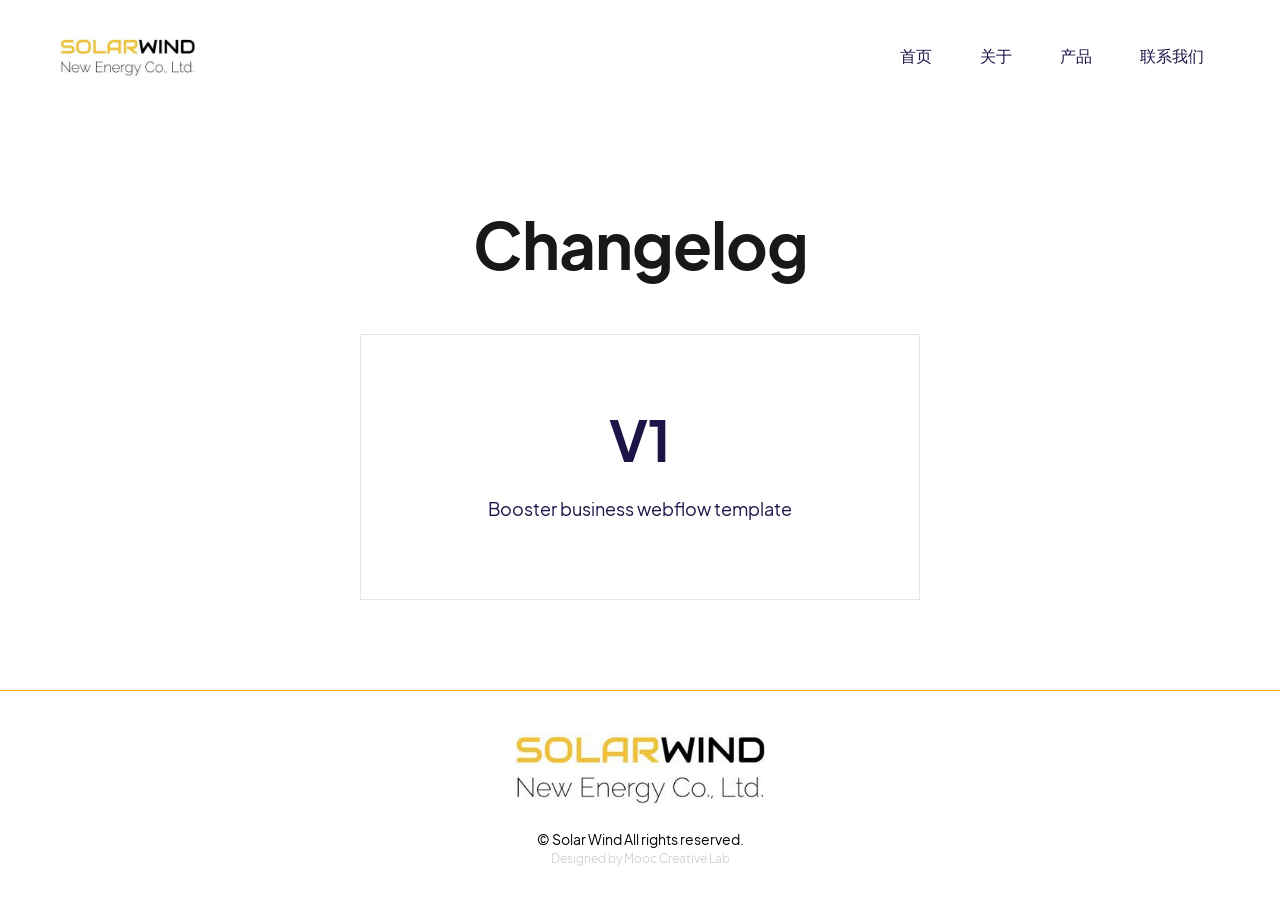
<file: reference/changelog.html>
<!DOCTYPE html><!--  This site was created in Webflow. https://webflow.com  --><!--  Last Published: Fri Apr 03 2026 01:01:12 GMT+0000 (Coordinated Universal Time)  -->
<html data-wf-page="6335b6dfc18af89384e59583" data-wf-site="6335b6dfc18af8fc40e59578">
<head>
  <meta charset="utf-8">
  <title>Changelog</title>
  <meta content="Changelog" property="og:title">
  <meta content="Changelog" property="twitter:title">
  <meta content="width=device-width, initial-scale=1" name="viewport">
  <meta content="Webflow" name="generator">
  <link href="../css/normalize.css" rel="stylesheet" type="text/css">
  <link href="../css/webflow.css" rel="stylesheet" type="text/css">
  <link href="../css/solarwind-43fed1.webflow.css" rel="stylesheet" type="text/css">
  <script type="text/javascript">!function(o,c){var n=c.documentElement,t=" w-mod-";n.className+=t+"js",("ontouchstart"in o||o.DocumentTouch&&c instanceof DocumentTouch)&&(n.className+=t+"touch")}(window,document);</script>
  <link href="../images/favicon.png" rel="shortcut icon" type="image/x-icon">
  <link href="../images/webclip.png" rel="apple-touch-icon"><!--  Google tag (gtag.js)  -->
  <script async="" src="https://www.googletagmanager.com/gtag/js?id=AW-11039265973"></script>
  <script>
  window.dataLayer = window.dataLayer || [];
  function gtag(){dataLayer.push(arguments);}
  gtag('js', new Date());
  gtag('config', 'AW-11039265973');
</script>
  <link rel="alternate" hreflang="zh" href="https://www.solarwind-newenergy.com">
  <link rel="alternate" hreflang="en" href="https://en.solarwind-newenergy.com">
  <script type="text/javascript" src="https://cdn.weglot.com/weglot.min.js"></script>
  <script>
    Weglot.initialize({
        api_key: 'wg_9f56a032dfa960aaedffd403d3f209759'
    });
</script>
</head>
<body class="changelog-body">
  <div data-animation="default" data-collapse="medium" data-duration="400" data-easing="ease" data-easing2="ease" role="banner" class="navbar w-nav">
    <div class="navigation-container w-container">
      <a href="../index.html" class="navbar-logo w-nav-brand"><img src="../images/solarwind_logo_new.jpg" loading="lazy" width="Auto" height="50" alt="" srcset="../images/solarwind_logo_new-p-500.jpg 500w, ../images/solarwind_logo_new-p-800.jpg 800w, ../images/solarwind_logo_new-p-1080.jpg 1080w, ../images/solarwind_logo_new-p-1600.jpg 1600w, ../images/solarwind_logo_new-p-2000.jpg 2000w, ../images/solarwind_logo_new-p-2600.jpg 2600w, ../images/solarwind_logo_new-p-3200.jpg 3200w, ../images/solarwind_logo_new.jpg 3480w" sizes="(max-width: 479px) 45vw, 204.9375px"></a>
      <nav role="navigation" class="nav-menu-2 w-nav-menu">
        <div class="navigation-wrapper-2">
          <a href="../index.html" class="nav-link w-nav-link">首页</a>
          <a href="../about-us.html" class="nav-link w-nav-link">关于</a>
          <a href="../products.html" class="nav-link w-nav-link">产品</a>
          <a href="../contact-us.html" class="nav-link w-nav-link">联系我们</a>
        </div>
      </nav>
      <div class="menu-button-2 w-nav-button">
        <div class="w-icon-nav-menu"></div>
      </div>
    </div>
  </div>
  <div class="changelog-section">
    <div class="changelog-container">
      <h1 class="hero-heading">Changelog</h1>
      <div class="v-blog">
        <h2 class="v-heading">V1</h2>
        <div class="v-text-block">Booster business webflow template</div>
      </div>
    </div>
  </div>
  <footer id="footer" class="footer">
    <div class="footer-container">
      <div class="footer_wrap">
        <a href="#" class="footer-logo-link"><img src="../images/solarwind_logo_new.jpg" width="250" sizes="250px" srcset="../images/solarwind_logo_new-p-500.jpg 500w, ../images/solarwind_logo_new-p-800.jpg 800w, ../images/solarwind_logo_new-p-1080.jpg 1080w, ../images/solarwind_logo_new-p-1600.jpg 1600w, ../images/solarwind_logo_new-p-2000.jpg 2000w, ../images/solarwind_logo_new-p-2600.jpg 2600w, ../images/solarwind_logo_new-p-3200.jpg 3200w, ../images/solarwind_logo_new.jpg 3480w" alt="" class="footer-image"></a>
        <div class="footer_copyright">© Solar Wind All rights reserved. </div>
        <div class="text-block-6-copy">Designed by Mooc Creative Lab</div>
      </div>
    </div>
    <div class="div-block-21"></div>
  </footer>
  <script src="https://d3e54v103j8qbb.cloudfront.net/js/jquery-3.5.1.min.dc5e7f18c8.js?site=6335b6dfc18af8fc40e59578" type="text/javascript" integrity="sha256-9/aliU8dGd2tb6OSsuzixeV4y/faTqgFtohetphbbj0=" crossorigin="anonymous"></script>
  <script src="../js/webflow.js" type="text/javascript"></script>
  <style>
.wg-flag{
	display:none;
}
</style>
</body>
</html>
</file>
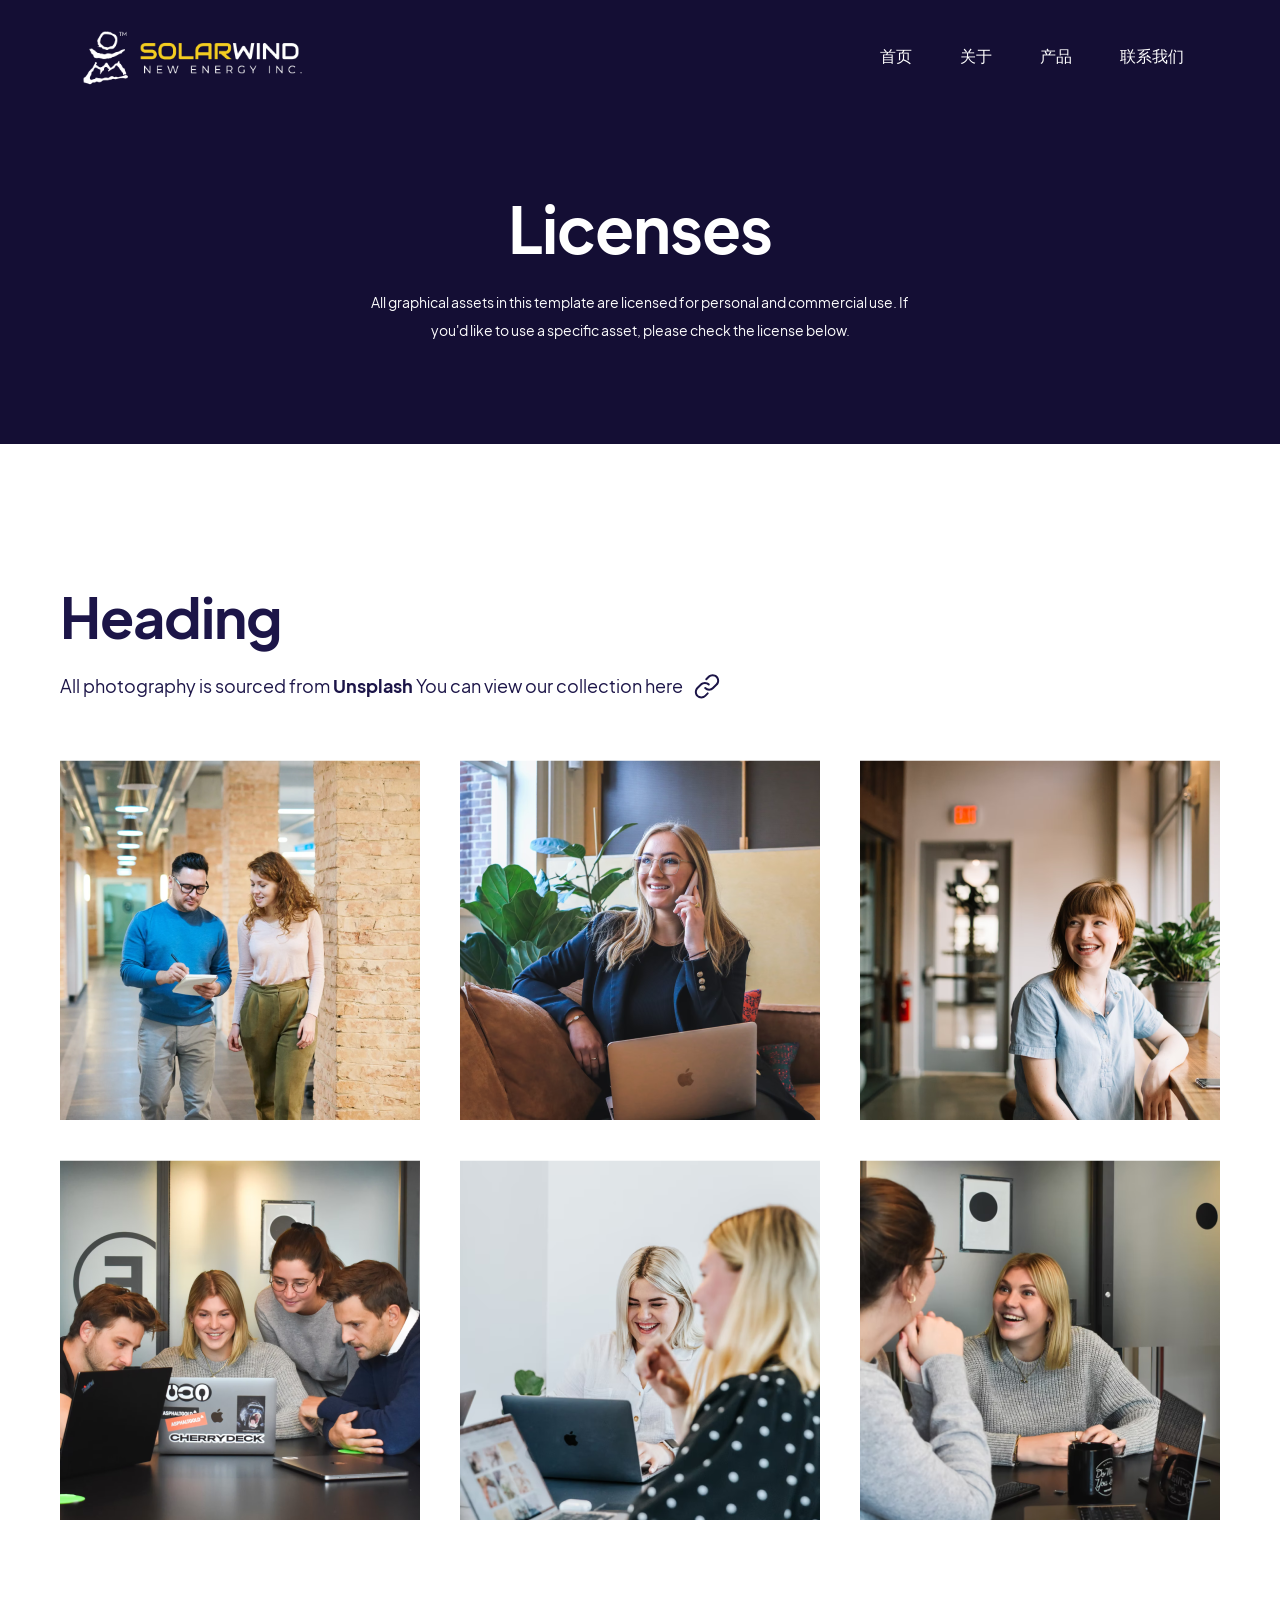
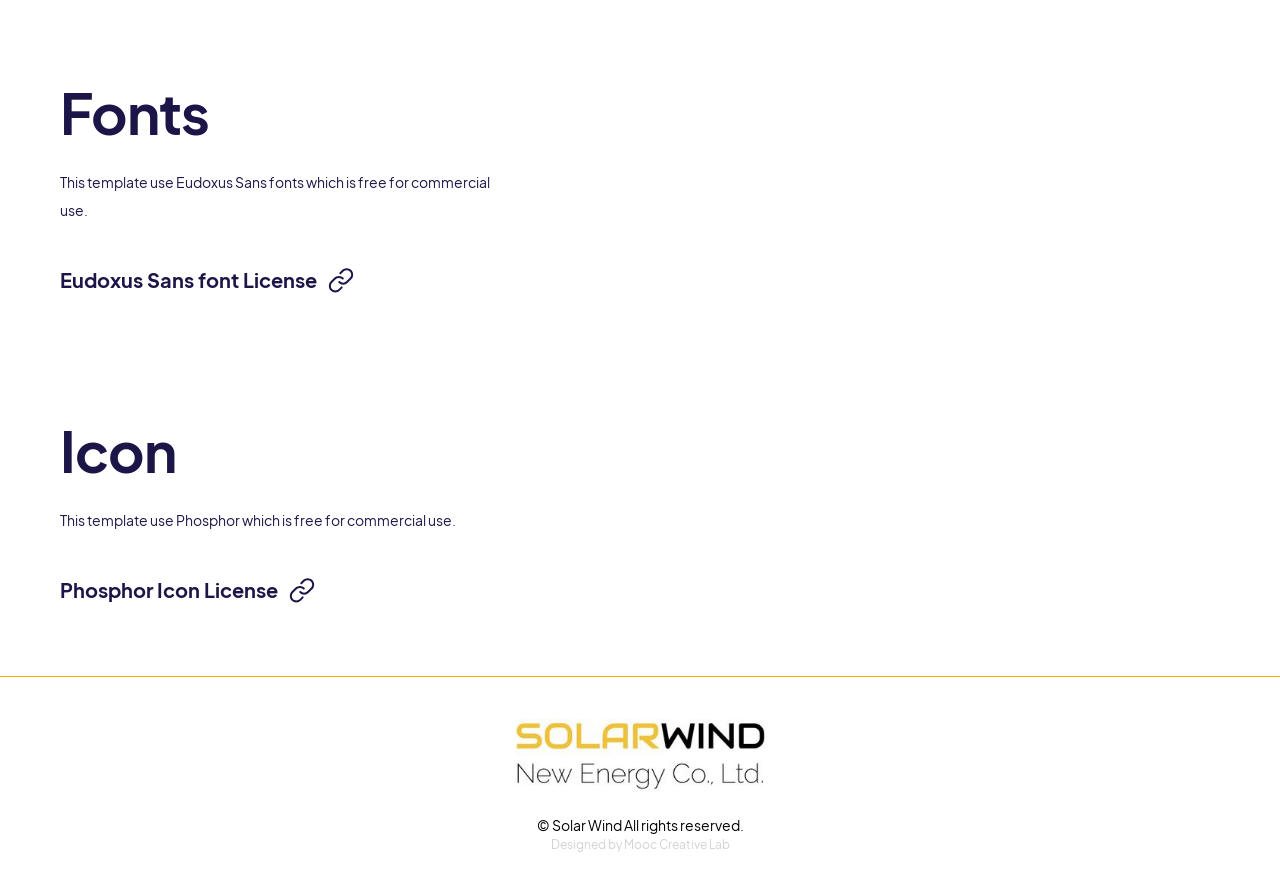
<file: reference/licenses.html>
<!DOCTYPE html><!--  This site was created in Webflow. https://webflow.com  --><!--  Last Published: Fri Apr 03 2026 01:01:12 GMT+0000 (Coordinated Universal Time)  -->
<html data-wf-page="6335b6dfc18af8802fe5958b" data-wf-site="6335b6dfc18af8fc40e59578">
<head>
  <meta charset="utf-8">
  <title>Licenses</title>
  <meta content="Licenses" property="og:title">
  <meta content="Licenses" property="twitter:title">
  <meta content="width=device-width, initial-scale=1" name="viewport">
  <meta content="Webflow" name="generator">
  <link href="../css/normalize.css" rel="stylesheet" type="text/css">
  <link href="../css/webflow.css" rel="stylesheet" type="text/css">
  <link href="../css/solarwind-43fed1.webflow.css" rel="stylesheet" type="text/css">
  <script type="text/javascript">!function(o,c){var n=c.documentElement,t=" w-mod-";n.className+=t+"js",("ontouchstart"in o||o.DocumentTouch&&c instanceof DocumentTouch)&&(n.className+=t+"touch")}(window,document);</script>
  <link href="../images/favicon.png" rel="shortcut icon" type="image/x-icon">
  <link href="../images/webclip.png" rel="apple-touch-icon"><!--  Google tag (gtag.js)  -->
  <script async="" src="https://www.googletagmanager.com/gtag/js?id=AW-11039265973"></script>
  <script>
  window.dataLayer = window.dataLayer || [];
  function gtag(){dataLayer.push(arguments);}
  gtag('js', new Date());
  gtag('config', 'AW-11039265973');
</script>
  <link rel="alternate" hreflang="zh" href="https://www.solarwind-newenergy.com">
  <link rel="alternate" hreflang="en" href="https://en.solarwind-newenergy.com">
  <script type="text/javascript" src="https://cdn.weglot.com/weglot.min.js"></script>
  <script>
    Weglot.initialize({
        api_key: 'wg_9f56a032dfa960aaedffd403d3f209759'
    });
</script>
</head>
<body class="licenses-body">
  <div data-animation="default" data-collapse="medium" data-duration="400" data-easing="ease" data-easing2="ease" role="banner" class="navbar-2 w-nav">
    <div class="navigation-container-2 w-container">
      <a href="../index.html" class="navbar-logo-2 w-inline-block"><img src="../images/logoW.png" loading="lazy" alt="" height="60"></a>
      <nav role="navigation" class="nav-menu-2 w-nav-menu">
        <div class="navigation-wrapper-2">
          <a href="../index.html" class="nav-link-2 w-nav-link">首页</a>
          <a href="../about-us.html" class="nav-link-2 w-nav-link">关于</a>
          <a href="../products.html" class="nav-link-2 w-nav-link">产品</a>
          <a href="../contact-us.html" class="nav-link-2 w-nav-link">联系我们</a>
        </div>
      </nav>
      <div class="menu-button-3 w-nav-button">
        <div class="w-icon-nav-menu"></div>
      </div>
    </div>
  </div>
  <div class="style-guide-section">
    <div class="style-guide-container">
      <h1 class="hero-heading styleguide-heading">Licenses</h1>
      <p class="hero-paragraph styleguide-paragraph">All graphical assets in this template are licensed for personal and commercial use. If you&#x27;d like to use a specific asset, please check the license below.<br></p>
    </div>
  </div>
  <div class="images-section">
    <div class="images-container">
      <h2 class="blog-heading">Heading</h2>
      <p class="images-link-text">All photography is sourced from <a href="https://unsplash.com/license" target="_blank" class="unsplash-link">Unsplash </a>You can view our collection here</p>
      <div class="images-grid">
        <div class="image-div"><img src="../images/Images-Hero-IMG.png" loading="lazy" alt="Hero Image" class="image-41"></div>
        <div class="image-div"><img src="../images/Images-Content02_IMG.png" loading="lazy" alt="Content Image" class="image-41"></div>
        <div class="image-div"><img src="../images/Images-Content01-IMG.png" loading="lazy" alt="Content Image" class="image-41"></div>
        <div class="image-div"><img src="../images/Images-Image-4.png" loading="lazy" alt="About Us Image" class="image-41"></div>
        <div class="image-div"><img src="../images/Images-Image-5.png" loading="lazy" alt="About Us Image" class="image-41"></div>
        <div class="image-div"><img src="../images/Images-Image-6.png" loading="lazy" alt="About Us Image" class="image-41"></div>
      </div>
    </div>
  </div>
  <div class="fonts-and-icon-section">
    <div class="font-icon-container">
      <div class="fonts-block">
        <h2 class="blog-heading">Fonts</h2>
        <p class="hero-paragraph">This template use Eudoxus Sans fonts which is free for commercial use.</p>
        <a href="https://stijndv.com/goodies/eudoxus-sans/" target="_blank" class="fonts-license-link">Eudoxus Sans font License</a>
      </div>
      <div class="fonts-block icon-block">
        <h2 class="blog-heading">Icon</h2>
        <p class="hero-paragraph">This template use Phosphor which is free for commercial use.</p>
        <a href="https://phosphoricons.com" target="_blank" class="fonts-license-link icon-license-link">Phosphor Icon License</a>
      </div>
    </div>
  </div>
  <footer id="footer" class="footer">
    <div class="footer-container">
      <div class="footer_wrap">
        <a href="#" class="footer-logo-link"><img src="../images/solarwind_logo_new.jpg" width="250" sizes="250px" srcset="../images/solarwind_logo_new-p-500.jpg 500w, ../images/solarwind_logo_new-p-800.jpg 800w, ../images/solarwind_logo_new-p-1080.jpg 1080w, ../images/solarwind_logo_new-p-1600.jpg 1600w, ../images/solarwind_logo_new-p-2000.jpg 2000w, ../images/solarwind_logo_new-p-2600.jpg 2600w, ../images/solarwind_logo_new-p-3200.jpg 3200w, ../images/solarwind_logo_new.jpg 3480w" alt="" class="footer-image"></a>
        <div class="footer_copyright">© Solar Wind All rights reserved. </div>
        <div class="text-block-6-copy">Designed by Mooc Creative Lab</div>
      </div>
    </div>
    <div class="div-block-21"></div>
  </footer>
  <script src="https://d3e54v103j8qbb.cloudfront.net/js/jquery-3.5.1.min.dc5e7f18c8.js?site=6335b6dfc18af8fc40e59578" type="text/javascript" integrity="sha256-9/aliU8dGd2tb6OSsuzixeV4y/faTqgFtohetphbbj0=" crossorigin="anonymous"></script>
  <script src="../js/webflow.js" type="text/javascript"></script>
  <style>
.wg-flag{
	display:none;
}
</style>
</body>
</html>
</file>
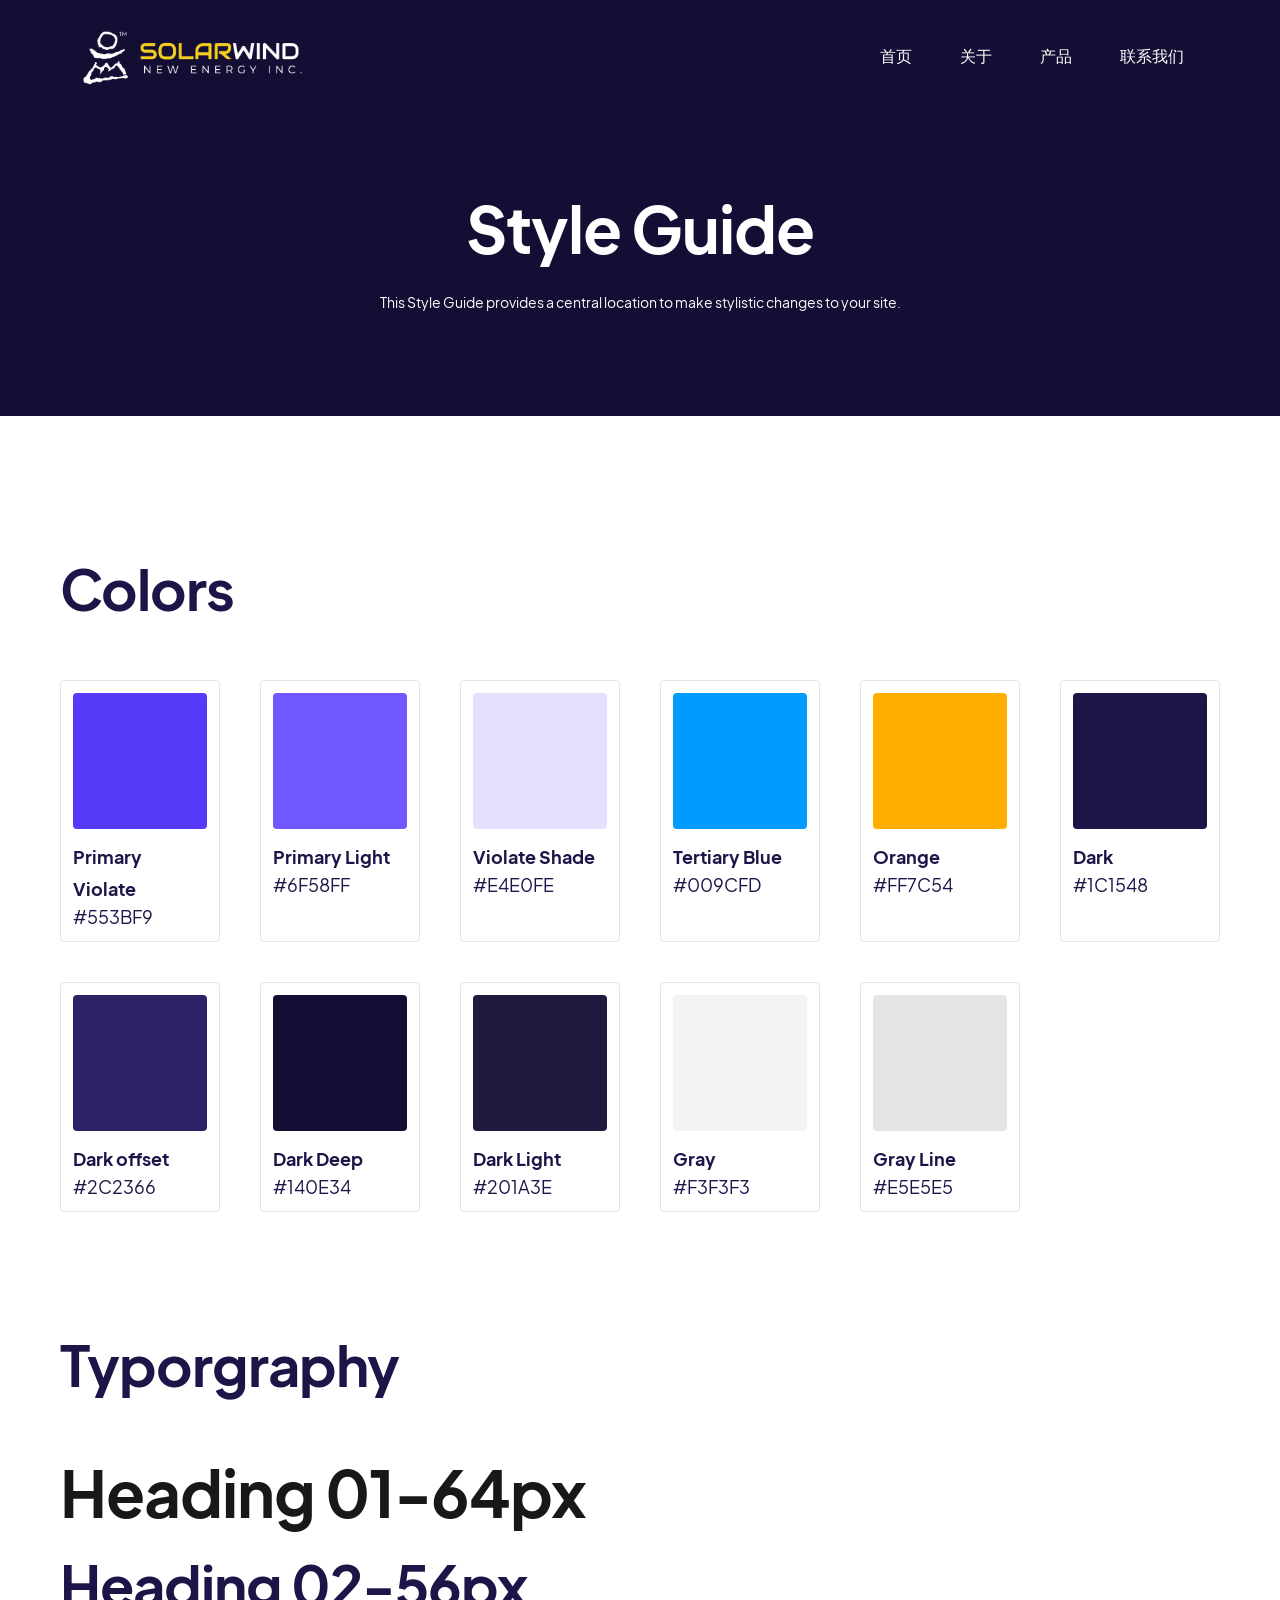
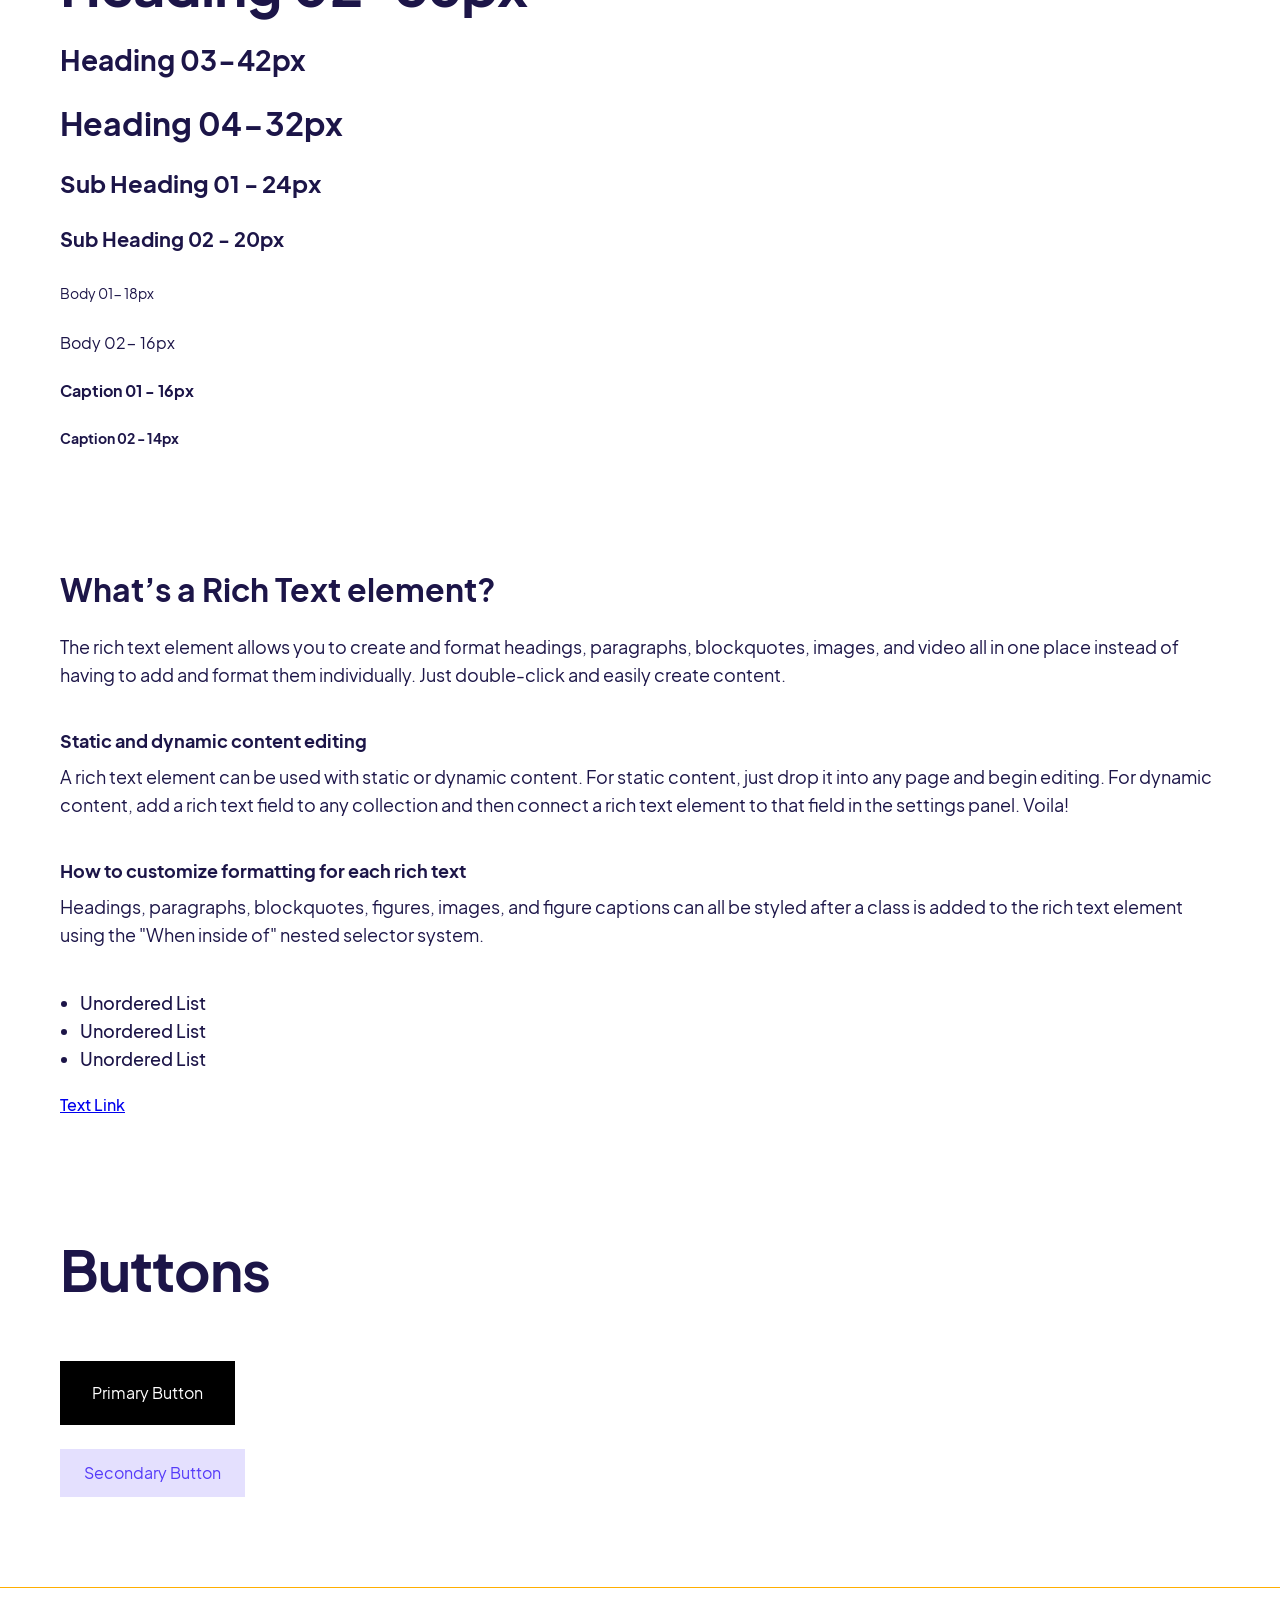
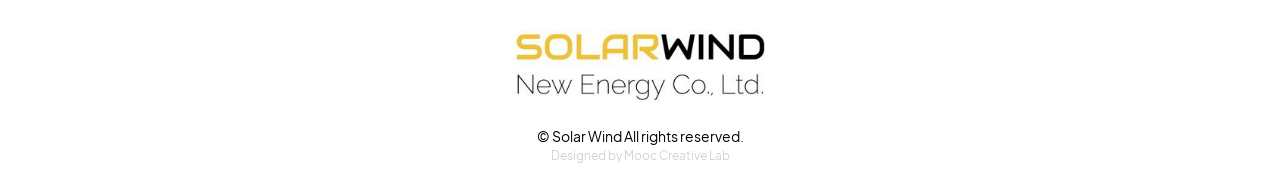
<file: reference/style-guide.html>
<!DOCTYPE html><!--  This site was created in Webflow. https://webflow.com  --><!--  Last Published: Fri Apr 03 2026 01:01:12 GMT+0000 (Coordinated Universal Time)  -->
<html data-wf-page="6335b6dfc18af82bcce59591" data-wf-site="6335b6dfc18af8fc40e59578">
<head>
  <meta charset="utf-8">
  <title>Style Guide</title>
  <meta content="Style Guide" property="og:title">
  <meta content="Style Guide" property="twitter:title">
  <meta content="width=device-width, initial-scale=1" name="viewport">
  <meta content="Webflow" name="generator">
  <link href="../css/normalize.css" rel="stylesheet" type="text/css">
  <link href="../css/webflow.css" rel="stylesheet" type="text/css">
  <link href="../css/solarwind-43fed1.webflow.css" rel="stylesheet" type="text/css">
  <script type="text/javascript">!function(o,c){var n=c.documentElement,t=" w-mod-";n.className+=t+"js",("ontouchstart"in o||o.DocumentTouch&&c instanceof DocumentTouch)&&(n.className+=t+"touch")}(window,document);</script>
  <link href="../images/favicon.png" rel="shortcut icon" type="image/x-icon">
  <link href="../images/webclip.png" rel="apple-touch-icon"><!--  Google tag (gtag.js)  -->
  <script async="" src="https://www.googletagmanager.com/gtag/js?id=AW-11039265973"></script>
  <script>
  window.dataLayer = window.dataLayer || [];
  function gtag(){dataLayer.push(arguments);}
  gtag('js', new Date());
  gtag('config', 'AW-11039265973');
</script>
  <link rel="alternate" hreflang="zh" href="https://www.solarwind-newenergy.com">
  <link rel="alternate" hreflang="en" href="https://en.solarwind-newenergy.com">
  <script type="text/javascript" src="https://cdn.weglot.com/weglot.min.js"></script>
  <script>
    Weglot.initialize({
        api_key: 'wg_9f56a032dfa960aaedffd403d3f209759'
    });
</script>
</head>
<body class="style-body">
  <div data-animation="default" data-collapse="medium" data-duration="400" data-easing="ease" data-easing2="ease" role="banner" class="navbar-2 w-nav">
    <div class="navigation-container-2 w-container">
      <a href="../index.html" class="navbar-logo-2 w-inline-block"><img src="../images/logoW.png" loading="lazy" alt="" height="60"></a>
      <nav role="navigation" class="nav-menu-2 w-nav-menu">
        <div class="navigation-wrapper-2">
          <a href="../index.html" class="nav-link-2 w-nav-link">首页</a>
          <a href="../about-us.html" class="nav-link-2 w-nav-link">关于</a>
          <a href="../products.html" class="nav-link-2 w-nav-link">产品</a>
          <a href="../contact-us.html" class="nav-link-2 w-nav-link">联系我们</a>
        </div>
      </nav>
      <div class="menu-button-3 w-nav-button">
        <div class="w-icon-nav-menu"></div>
      </div>
    </div>
  </div>
  <div class="style-guide-section">
    <div class="style-guide-container">
      <h1 class="hero-heading styleguide-heading">Style Guide</h1>
      <p class="hero-paragraph styleguide-paragraph">This Style Guide provides a central location to make stylistic changes to your site.<br></p>
    </div>
  </div>
  <div class="colors-section">
    <div class="colors-container">
      <h2 class="blog-heading">Colors</h2>
      <div class="colors-grid">
        <div class="colors-card">
          <div class="color-div color-1"></div>
          <div class="color-text">Primary Violate</div>
          <div class="color-code">#553BF9</div>
        </div>
        <div class="colors-card">
          <div class="color-div color-2"></div>
          <div class="color-text">Primary Light</div>
          <div class="color-code">#6F58FF</div>
        </div>
        <div class="colors-card">
          <div class="color-div color-3"></div>
          <div class="color-text">Violate Shade</div>
          <div class="color-code">#E4E0FE</div>
        </div>
        <div class="colors-card">
          <div class="color-div color-4"></div>
          <div class="color-text">Tertiary Blue</div>
          <div class="color-code">#009CFD</div>
        </div>
        <div class="colors-card">
          <div class="color-div color-5"></div>
          <div class="color-text">Orange</div>
          <div class="color-code">#FF7C54</div>
        </div>
        <div class="colors-card">
          <div class="color-div color-6"></div>
          <div class="color-text">Dark</div>
          <div class="color-code">#1C1548</div>
        </div>
        <div class="colors-card">
          <div class="color-div color-7"></div>
          <div class="color-text">Dark offset</div>
          <div class="color-code">#2C2366</div>
        </div>
        <div class="colors-card">
          <div class="color-div color-8"></div>
          <div class="color-text">Dark Deep</div>
          <div class="color-code">#140E34</div>
        </div>
        <div class="colors-card">
          <div class="color-div color-9"></div>
          <div class="color-text">Dark Light</div>
          <div class="color-code">#201A3E</div>
        </div>
        <div class="colors-card">
          <div class="color-div color-10"></div>
          <div class="color-text">Gray</div>
          <div class="color-code">#F3F3F3</div>
        </div>
        <div class="colors-card">
          <div class="color-div color-11"></div>
          <div class="color-text">Gray Line</div>
          <div class="color-code">#E5E5E5</div>
        </div>
      </div>
    </div>
  </div>
  <div class="typography-section">
    <div class="typography-container">
      <h2 class="blog-heading">Typorgraphy</h2>
      <div class="headings">
        <h1 class="hero-heading t-heading-1">Heading 01-64px</h1>
        <h2 class="blog-heading t-heading-2">Heading 02-56px</h2>
        <h3 class="content-heading t-heading-3">Heading 03-42px</h3>
        <h4 class="heading-5 t-heading-4">Heading 04-32px</h4>
        <h5 class="blog-subheading t-subheading-1">Sub Heading 01 - 24px</h5>
        <h6 class="tab-link-text t-subheading-2">Sub Heading 02 - 20px</h6>
        <p class="hero-paragraph t-body-1">Body 01- 18px</p>
        <p class="features-card-paragraph t-body-2">Body 02- 16px</p>
        <div class="t-caption-1">Caption 01 - 16px</div>
        <div class="t-caption-2">Caption 02 - 14px</div>
      </div>
    </div>
  </div>
  <div class="rich-text-section-1">
    <div class="rich-text-container">
      <div class="rich-text-block-1 w-richtext">
        <h2>What’s a Rich Text element?</h2>
        <p>The rich text element allows you to create and format headings, paragraphs, blockquotes, images, and video all in one place instead of having to add and format them individually. Just double-click and easily create content.</p>
        <h4>Static and dynamic content editing</h4>
        <p>A rich text element can be used with static or dynamic content. For static content, just drop it into any page and begin editing. For dynamic content, add a rich text field to any collection and then connect a rich text element to that field in the settings panel. Voila!</p>
        <h4>How to customize formatting for each rich text</h4>
        <p>Headings, paragraphs, blockquotes, figures, images, and figure captions can all be styled after a class is added to the rich text element using the &quot;When inside of&quot; nested selector system.</p>
      </div>
      <ul role="list">
        <li>Unordered List</li>
        <li>Unordered List</li>
        <li>Unordered List</li>
      </ul>
      <a href="#" class="link-4">Text Link</a>
    </div>
  </div>
  <div class="buttons-section">
    <div class="buttons-container">
      <h2 class="blog-heading">Buttons</h2>
      <div class="buttons-block">
        <a href="#" class="primary-button w-button">Primary Button</a>
        <a href="#" class="secondary-button w-button">Secondary Button</a>
      </div>
    </div>
  </div>
  <footer id="footer" class="footer">
    <div class="footer-container">
      <div class="footer_wrap">
        <a href="#" class="footer-logo-link"><img src="../images/solarwind_logo_new.jpg" width="250" sizes="250px" srcset="../images/solarwind_logo_new-p-500.jpg 500w, ../images/solarwind_logo_new-p-800.jpg 800w, ../images/solarwind_logo_new-p-1080.jpg 1080w, ../images/solarwind_logo_new-p-1600.jpg 1600w, ../images/solarwind_logo_new-p-2000.jpg 2000w, ../images/solarwind_logo_new-p-2600.jpg 2600w, ../images/solarwind_logo_new-p-3200.jpg 3200w, ../images/solarwind_logo_new.jpg 3480w" alt="" class="footer-image"></a>
        <div class="footer_copyright">© Solar Wind All rights reserved. </div>
        <div class="text-block-6-copy">Designed by Mooc Creative Lab</div>
      </div>
    </div>
    <div class="div-block-21"></div>
  </footer>
  <script src="https://d3e54v103j8qbb.cloudfront.net/js/jquery-3.5.1.min.dc5e7f18c8.js?site=6335b6dfc18af8fc40e59578" type="text/javascript" integrity="sha256-9/aliU8dGd2tb6OSsuzixeV4y/faTqgFtohetphbbj0=" crossorigin="anonymous"></script>
  <script src="../js/webflow.js" type="text/javascript"></script>
  <style>
.wg-flag{
	display:none;
}
</style>
</body>
</html>
</file>
<file: css/webflow.css>
@font-face {
  font-family: 'webflow-icons';
  src: url("[data-uri]") format('truetype');
  font-weight: normal;
  font-style: normal;
}
[class^="w-icon-"],
[class*=" w-icon-"] {
  /* use !important to prevent issues with browser extensions that change fonts */
  font-family: 'webflow-icons' !important;
  speak: none;
  font-style: normal;
  font-weight: normal;
  font-variant: normal;
  text-transform: none;
  line-height: 1;
  /* Better Font Rendering =========== */
  -webkit-font-smoothing: antialiased;
  -moz-osx-font-smoothing: grayscale;
}
.w-icon-slider-right:before {
  content: "\e600";
}
.w-icon-slider-left:before {
  content: "\e601";
}
.w-icon-nav-menu:before {
  content: "\e602";
}
.w-icon-arrow-down:before,
.w-icon-dropdown-toggle:before {
  content: "\e603";
}
.w-icon-file-upload-remove:before {
  content: "\e900";
}
.w-icon-file-upload-icon:before {
  content: "\e903";
}
* {
  -webkit-box-sizing: border-box;
  -moz-box-sizing: border-box;
  box-sizing: border-box;
}
html {
  height: 100%;
}
body {
  margin: 0;
  min-height: 100%;
  background-color: #fff;
  font-family: Arial, sans-serif;
  font-size: 14px;
  line-height: 20px;
  color: #333;
}
img {
  max-width: 100%;
  vertical-align: middle;
  display: inline-block;
}
html.w-mod-touch * {
  background-attachment: scroll !important;
}
.w-block {
  display: block;
}
.w-inline-block {
  max-width: 100%;
  display: inline-block;
}
.w-clearfix:before,
.w-clearfix:after {
  content: " ";
  display: table;
  grid-column-start: 1;
  grid-row-start: 1;
  grid-column-end: 2;
  grid-row-end: 2;
}
.w-clearfix:after {
  clear: both;
}
.w-hidden {
  display: none;
}
.w-button {
  display: inline-block;
  padding: 9px 15px;
  background-color: #3898EC;
  color: white;
  border: 0;
  line-height: inherit;
  text-decoration: none;
  cursor: pointer;
  border-radius: 0;
}
input.w-button {
  -webkit-appearance: button;
}
html[data-w-dynpage] [data-w-cloak] {
  color: transparent !important;
}
.w-code-block {
  margin: unset;
}
pre.w-code-block code {
  all: inherit;
}
.w-optimization {
  display: contents;
}
.w-webflow-badge,
.w-webflow-badge > img {
  box-sizing: unset;
  width: unset;
  height: unset;
  max-height: unset;
  max-width: unset;
  min-height: unset;
  min-width: unset;
  margin: unset;
  padding: unset;
  float: unset;
  clear: unset;
  border: unset;
  border-radius: unset;
  background: unset;
  background-image: unset;
  background-position: unset;
  background-size: unset;
  background-repeat: unset;
  background-origin: unset;
  background-clip: unset;
  background-attachment: unset;
  background-color: unset;
  box-shadow: unset;
  transform: unset;
  transition: unset;
  direction: unset;
  font-family: unset;
  font-weight: unset;
  color: unset;
  font-size: unset;
  line-height: unset;
  font-style: unset;
  font-variant: unset;
  text-align: unset;
  letter-spacing: unset;
  text-decoration: unset;
  text-indent: unset;
  text-transform: unset;
  list-style-type: unset;
  text-shadow: unset;
  vertical-align: unset;
  cursor: unset;
  white-space: unset;
  word-break: unset;
  word-spacing: unset;
  word-wrap: unset;
}
.w-webflow-badge {
  position: fixed !important;
  display: inline-block !important;
  visibility: visible !important;
  opacity: 1 !important;
  z-index: 2147483647 !important;
  top: auto !important;
  right: 12px !important;
  bottom: 12px !important;
  left: auto !important;
  color: #aaadb0 !important;
  background-color: #fff !important;
  border-radius: 3px !important;
  padding: 6px !important;
  font-size: 12px !important;
  line-height: 14px !important;
  text-decoration: none !important;
  transform: none !important;
  margin: 0 !important;
  width: auto !important;
  height: auto !important;
  overflow: unset !important;
  white-space: nowrap;
  box-shadow: 0 0 0 1px rgba(0, 0, 0, 0.1), 0px 1px 3px rgba(0, 0, 0, 0.1);
  cursor: pointer;
}
.w-webflow-badge > img {
  position: unset;
  display: inline-block !important;
  visibility: unset !important;
  opacity: 1 !important;
  vertical-align: middle !important;
}
h1,
h2,
h3,
h4,
h5,
h6 {
  font-weight: bold;
  margin-bottom: 10px;
}
h1 {
  font-size: 38px;
  line-height: 44px;
  margin-top: 20px;
}
h2 {
  font-size: 32px;
  line-height: 36px;
  margin-top: 20px;
}
h3 {
  font-size: 24px;
  line-height: 30px;
  margin-top: 20px;
}
h4 {
  font-size: 18px;
  line-height: 24px;
  margin-top: 10px;
}
h5 {
  font-size: 14px;
  line-height: 20px;
  margin-top: 10px;
}
h6 {
  font-size: 12px;
  line-height: 18px;
  margin-top: 10px;
}
p {
  margin-top: 0;
  margin-bottom: 10px;
}
blockquote {
  margin: 0 0 10px 0;
  padding: 10px 20px;
  border-left: 5px solid #E2E2E2;
  font-size: 18px;
  line-height: 22px;
}
figure {
  margin: 0;
  margin-bottom: 10px;
}
figcaption {
  margin-top: 5px;
  text-align: center;
}
ul,
ol {
  margin-top: 0px;
  margin-bottom: 10px;
  padding-left: 40px;
}
.w-list-unstyled {
  padding-left: 0;
  list-style: none;
}
.w-embed:before,
.w-embed:after {
  content: " ";
  display: table;
  grid-column-start: 1;
  grid-row-start: 1;
  grid-column-end: 2;
  grid-row-end: 2;
}
.w-embed:after {
  clear: both;
}
.w-video {
  width: 100%;
  position: relative;
  padding: 0;
}
.w-video iframe,
.w-video object,
.w-video embed {
  position: absolute;
  top: 0;
  left: 0;
  width: 100%;
  height: 100%;
  border: none;
}
fieldset {
  padding: 0;
  margin: 0;
  border: 0;
}
button,
[type='button'],
[type='reset'] {
  border: 0;
  cursor: pointer;
  -webkit-appearance: button;
}
.w-form {
  margin: 0 0 15px;
}
.w-form-done {
  display: none;
  padding: 20px;
  text-align: center;
  background-color: #dddddd;
}
.w-form-fail {
  display: none;
  margin-top: 10px;
  padding: 10px;
  background-color: #ffdede;
}
label {
  display: block;
  margin-bottom: 5px;
  font-weight: bold;
}
.w-input,
.w-select {
  display: block;
  width: 100%;
  height: 38px;
  padding: 8px 12px;
  margin-bottom: 10px;
  font-size: 14px;
  line-height: 1.42857143;
  color: #333333;
  vertical-align: middle;
  background-color: #ffffff;
  border: 1px solid #cccccc;
}
.w-input::placeholder,
.w-select::placeholder {
  color: #999;
}
.w-input:focus,
.w-select:focus {
  border-color: #3898EC;
  outline: 0;
}
.w-input[disabled],
.w-select[disabled],
.w-input[readonly],
.w-select[readonly],
fieldset[disabled] .w-input,
fieldset[disabled] .w-select {
  cursor: not-allowed;
}
.w-input[disabled]:not(.w-input-disabled),
.w-select[disabled]:not(.w-input-disabled),
.w-input[readonly],
.w-select[readonly],
fieldset[disabled]:not(.w-input-disabled) .w-input,
fieldset[disabled]:not(.w-input-disabled) .w-select {
  background-color: #eeeeee;
}
textarea.w-input,
textarea.w-select {
  height: auto;
}
.w-select {
  background-color: #f3f3f3;
}
.w-select[multiple] {
  height: auto;
}
.w-form-label {
  display: inline-block;
  cursor: pointer;
  font-weight: normal;
  margin-bottom: 0px;
}
.w-radio {
  display: block;
  margin-bottom: 5px;
  padding-left: 20px;
}
.w-radio:before,
.w-radio:after {
  content: " ";
  display: table;
  grid-column-start: 1;
  grid-row-start: 1;
  grid-column-end: 2;
  grid-row-end: 2;
}
.w-radio:after {
  clear: both;
}
.w-radio-input {
  margin: 4px 0 0;
  line-height: normal;
  float: left;
  margin-left: -20px;
}
.w-radio-input {
  margin-top: 3px;
}
.w-file-upload {
  display: block;
  margin-bottom: 10px;
}
.w-file-upload-input {
  width: 0.1px;
  height: 0.1px;
  opacity: 0;
  overflow: hidden;
  position: absolute;
  z-index: -100;
}
.w-file-upload-default,
.w-file-upload-uploading,
.w-file-upload-success {
  display: inline-block;
  color: #333333;
}
.w-file-upload-error {
  display: block;
  margin-top: 10px;
}
.w-file-upload-default.w-hidden,
.w-file-upload-uploading.w-hidden,
.w-file-upload-error.w-hidden,
.w-file-upload-success.w-hidden {
  display: none;
}
.w-file-upload-uploading-btn {
  display: flex;
  font-size: 14px;
  font-weight: normal;
  cursor: pointer;
  margin: 0;
  padding: 8px 12px;
  border: 1px solid #cccccc;
  background-color: #fafafa;
}
.w-file-upload-file {
  display: flex;
  flex-grow: 1;
  justify-content: space-between;
  margin: 0;
  padding: 8px 9px 8px 11px;
  border: 1px solid #cccccc;
  background-color: #fafafa;
}
.w-file-upload-file-name {
  font-size: 14px;
  font-weight: normal;
  display: block;
}
.w-file-remove-link {
  margin-top: 3px;
  margin-left: 10px;
  width: auto;
  height: auto;
  padding: 3px;
  display: block;
  cursor: pointer;
}
.w-icon-file-upload-remove {
  margin: auto;
  font-size: 10px;
}
.w-file-upload-error-msg {
  display: inline-block;
  color: #ea384c;
  padding: 2px 0;
}
.w-file-upload-info {
  display: inline-block;
  line-height: 38px;
  padding: 0 12px;
}
.w-file-upload-label {
  display: inline-block;
  font-size: 14px;
  font-weight: normal;
  cursor: pointer;
  margin: 0;
  padding: 8px 12px;
  border: 1px solid #cccccc;
  background-color: #fafafa;
}
.w-icon-file-upload-icon,
.w-icon-file-upload-uploading {
  display: inline-block;
  margin-right: 8px;
  width: 20px;
}
.w-icon-file-upload-uploading {
  height: 20px;
}
.w-container {
  margin-left: auto;
  margin-right: auto;
  max-width: 940px;
}
.w-container:before,
.w-container:after {
  content: " ";
  display: table;
  grid-column-start: 1;
  grid-row-start: 1;
  grid-column-end: 2;
  grid-row-end: 2;
}
.w-container:after {
  clear: both;
}
.w-container .w-row {
  margin-left: -10px;
  margin-right: -10px;
}
.w-row:before,
.w-row:after {
  content: " ";
  display: table;
  grid-column-start: 1;
  grid-row-start: 1;
  grid-column-end: 2;
  grid-row-end: 2;
}
.w-row:after {
  clear: both;
}
.w-row .w-row {
  margin-left: 0;
  margin-right: 0;
}
.w-col {
  position: relative;
  float: left;
  width: 100%;
  min-height: 1px;
  padding-left: 10px;
  padding-right: 10px;
}
.w-col .w-col {
  padding-left: 0;
  padding-right: 0;
}
.w-col-1 {
  width: 8.33333333%;
}
.w-col-2 {
  width: 16.66666667%;
}
.w-col-3 {
  width: 25%;
}
.w-col-4 {
  width: 33.33333333%;
}
.w-col-5 {
  width: 41.66666667%;
}
.w-col-6 {
  width: 50%;
}
.w-col-7 {
  width: 58.33333333%;
}
.w-col-8 {
  width: 66.66666667%;
}
.w-col-9 {
  width: 75%;
}
.w-col-10 {
  width: 83.33333333%;
}
.w-col-11 {
  width: 91.66666667%;
}
.w-col-12 {
  width: 100%;
}
.w-hidden-main {
  display: none !important;
}
@media screen and (max-width: 991px) {
  .w-container {
    max-width: 728px;
  }
  .w-hidden-main {
    display: inherit !important;
  }
  .w-hidden-medium {
    display: none !important;
  }
  .w-col-medium-1 {
    width: 8.33333333%;
  }
  .w-col-medium-2 {
    width: 16.66666667%;
  }
  .w-col-medium-3 {
    width: 25%;
  }
  .w-col-medium-4 {
    width: 33.33333333%;
  }
  .w-col-medium-5 {
    width: 41.66666667%;
  }
  .w-col-medium-6 {
    width: 50%;
  }
  .w-col-medium-7 {
    width: 58.33333333%;
  }
  .w-col-medium-8 {
    width: 66.66666667%;
  }
  .w-col-medium-9 {
    width: 75%;
  }
  .w-col-medium-10 {
    width: 83.33333333%;
  }
  .w-col-medium-11 {
    width: 91.66666667%;
  }
  .w-col-medium-12 {
    width: 100%;
  }
  .w-col-stack {
    width: 100%;
    left: auto;
    right: auto;
  }
}
@media screen and (max-width: 767px) {
  .w-hidden-main {
    display: inherit !important;
  }
  .w-hidden-medium {
    display: inherit !important;
  }
  .w-hidden-small {
    display: none !important;
  }
  .w-row,
  .w-container .w-row {
    margin-left: 0;
    margin-right: 0;
  }
  .w-col {
    width: 100%;
    left: auto;
    right: auto;
  }
  .w-col-small-1 {
    width: 8.33333333%;
  }
  .w-col-small-2 {
    width: 16.66666667%;
  }
  .w-col-small-3 {
    width: 25%;
  }
  .w-col-small-4 {
    width: 33.33333333%;
  }
  .w-col-small-5 {
    width: 41.66666667%;
  }
  .w-col-small-6 {
    width: 50%;
  }
  .w-col-small-7 {
    width: 58.33333333%;
  }
  .w-col-small-8 {
    width: 66.66666667%;
  }
  .w-col-small-9 {
    width: 75%;
  }
  .w-col-small-10 {
    width: 83.33333333%;
  }
  .w-col-small-11 {
    width: 91.66666667%;
  }
  .w-col-small-12 {
    width: 100%;
  }
}
@media screen and (max-width: 479px) {
  .w-container {
    max-width: none;
  }
  .w-hidden-main {
    display: inherit !important;
  }
  .w-hidden-medium {
    display: inherit !important;
  }
  .w-hidden-small {
    display: inherit !important;
  }
  .w-hidden-tiny {
    display: none !important;
  }
  .w-col {
    width: 100%;
  }
  .w-col-tiny-1 {
    width: 8.33333333%;
  }
  .w-col-tiny-2 {
    width: 16.66666667%;
  }
  .w-col-tiny-3 {
    width: 25%;
  }
  .w-col-tiny-4 {
    width: 33.33333333%;
  }
  .w-col-tiny-5 {
    width: 41.66666667%;
  }
  .w-col-tiny-6 {
    width: 50%;
  }
  .w-col-tiny-7 {
    width: 58.33333333%;
  }
  .w-col-tiny-8 {
    width: 66.66666667%;
  }
  .w-col-tiny-9 {
    width: 75%;
  }
  .w-col-tiny-10 {
    width: 83.33333333%;
  }
  .w-col-tiny-11 {
    width: 91.66666667%;
  }
  .w-col-tiny-12 {
    width: 100%;
  }
}
.w-widget {
  position: relative;
}
.w-widget-map {
  width: 100%;
  height: 400px;
}
.w-widget-map label {
  width: auto;
  display: inline;
}
.w-widget-map img {
  max-width: inherit;
}
.w-widget-map .gm-style-iw {
  text-align: center;
}
.w-widget-map .gm-style-iw > button {
  display: none !important;
}
.w-widget-twitter {
  overflow: hidden;
}
.w-widget-twitter-count-shim {
  display: inline-block;
  vertical-align: top;
  position: relative;
  width: 28px;
  height: 20px;
  text-align: center;
  background: white;
  border: #758696 solid 1px;
  border-radius: 3px;
}
.w-widget-twitter-count-shim * {
  pointer-events: none;
  user-select: none;
}
.w-widget-twitter-count-shim .w-widget-twitter-count-inner {
  position: relative;
  font-size: 15px;
  line-height: 12px;
  text-align: center;
  color: #999;
  font-family: serif;
}
.w-widget-twitter-count-shim .w-widget-twitter-count-clear {
  position: relative;
  display: block;
}
.w-widget-twitter-count-shim.w--large {
  width: 36px;
  height: 28px;
}
.w-widget-twitter-count-shim.w--large .w-widget-twitter-count-inner {
  font-size: 18px;
  line-height: 18px;
}
.w-widget-twitter-count-shim:not(.w--vertical) {
  margin-left: 5px;
  margin-right: 8px;
}
.w-widget-twitter-count-shim:not(.w--vertical).w--large {
  margin-left: 6px;
}
.w-widget-twitter-count-shim:not(.w--vertical):before,
.w-widget-twitter-count-shim:not(.w--vertical):after {
  top: 50%;
  left: 0;
  border: solid transparent;
  content: ' ';
  height: 0;
  width: 0;
  position: absolute;
  pointer-events: none;
}
.w-widget-twitter-count-shim:not(.w--vertical):before {
  border-color: rgba(117, 134, 150, 0);
  border-right-color: #5d6c7b;
  border-width: 4px;
  margin-left: -9px;
  margin-top: -4px;
}
.w-widget-twitter-count-shim:not(.w--vertical).w--large:before {
  border-width: 5px;
  margin-left: -10px;
  margin-top: -5px;
}
.w-widget-twitter-count-shim:not(.w--vertical):after {
  border-color: rgba(255, 255, 255, 0);
  border-right-color: white;
  border-width: 4px;
  margin-left: -8px;
  margin-top: -4px;
}
.w-widget-twitter-count-shim:not(.w--vertical).w--large:after {
  border-width: 5px;
  margin-left: -9px;
  margin-top: -5px;
}
.w-widget-twitter-count-shim.w--vertical {
  width: 61px;
  height: 33px;
  margin-bottom: 8px;
}
.w-widget-twitter-count-shim.w--vertical:before,
.w-widget-twitter-count-shim.w--vertical:after {
  top: 100%;
  left: 50%;
  border: solid transparent;
  content: ' ';
  height: 0;
  width: 0;
  position: absolute;
  pointer-events: none;
}
.w-widget-twitter-count-shim.w--vertical:before {
  border-color: rgba(117, 134, 150, 0);
  border-top-color: #5d6c7b;
  border-width: 5px;
  margin-left: -5px;
}
.w-widget-twitter-count-shim.w--vertical:after {
  border-color: rgba(255, 255, 255, 0);
  border-top-color: white;
  border-width: 4px;
  margin-left: -4px;
}
.w-widget-twitter-count-shim.w--vertical .w-widget-twitter-count-inner {
  font-size: 18px;
  line-height: 22px;
}
.w-widget-twitter-count-shim.w--vertical.w--large {
  width: 76px;
}
.w-background-video {
  position: relative;
  overflow: hidden;
  height: 500px;
  color: white;
}
.w-background-video > video {
  background-size: cover;
  background-position: 50% 50%;
  position: absolute;
  margin: auto;
  width: 100%;
  height: 100%;
  right: -100%;
  bottom: -100%;
  top: -100%;
  left: -100%;
  object-fit: cover;
  z-index: -100;
}
.w-background-video > video::-webkit-media-controls-start-playback-button {
  display: none !important;
  -webkit-appearance: none;
}
.w-background-video--control {
  position: absolute;
  bottom: 1em;
  right: 1em;
  background-color: transparent;
  padding: 0;
}
.w-background-video--control > [hidden] {
  display: none !important;
}
.w-slider {
  position: relative;
  height: 300px;
  text-align: center;
  background: #dddddd;
  clear: both;
  -webkit-tap-highlight-color: rgba(0, 0, 0, 0);
  tap-highlight-color: rgba(0, 0, 0, 0);
}
.w-slider-mask {
  position: relative;
  display: block;
  overflow: hidden;
  z-index: 1;
  left: 0;
  right: 0;
  height: 100%;
  white-space: nowrap;
}
.w-slide {
  position: relative;
  display: inline-block;
  vertical-align: top;
  width: 100%;
  height: 100%;
  white-space: normal;
  text-align: left;
}
.w-slider-nav {
  position: absolute;
  z-index: 2;
  top: auto;
  right: 0;
  bottom: 0;
  left: 0;
  margin: auto;
  padding-top: 10px;
  height: 40px;
  text-align: center;
  -webkit-tap-highlight-color: rgba(0, 0, 0, 0);
  tap-highlight-color: rgba(0, 0, 0, 0);
}
.w-slider-nav.w-round > div {
  border-radius: 100%;
}
.w-slider-nav.w-num > div {
  width: auto;
  height: auto;
  padding: 0.2em 0.5em;
  font-size: inherit;
  line-height: inherit;
}
.w-slider-nav.w-shadow > div {
  box-shadow: 0 0 3px rgba(51, 51, 51, 0.4);
}
.w-slider-nav-invert {
  color: #fff;
}
.w-slider-nav-invert > div {
  background-color: rgba(34, 34, 34, 0.4);
}
.w-slider-nav-invert > div.w-active {
  background-color: #222;
}
.w-slider-dot {
  position: relative;
  display: inline-block;
  width: 1em;
  height: 1em;
  background-color: rgba(255, 255, 255, 0.4);
  cursor: pointer;
  margin: 0 3px 0.5em;
  transition: background-color 100ms, color 100ms;
}
.w-slider-dot.w-active {
  background-color: #fff;
}
.w-slider-dot:focus {
  outline: none;
  box-shadow: 0px 0px 0px 2px #fff;
}
.w-slider-dot:focus.w-active {
  box-shadow: none;
}
.w-slider-arrow-left,
.w-slider-arrow-right {
  position: absolute;
  width: 80px;
  top: 0;
  right: 0;
  bottom: 0;
  left: 0;
  margin: auto;
  cursor: pointer;
  overflow: hidden;
  color: white;
  font-size: 40px;
  -webkit-tap-highlight-color: rgba(0, 0, 0, 0);
  tap-highlight-color: rgba(0, 0, 0, 0);
  user-select: none;
}
.w-slider-arrow-left [class^='w-icon-'],
.w-slider-arrow-right [class^='w-icon-'],
.w-slider-arrow-left [class*=' w-icon-'],
.w-slider-arrow-right [class*=' w-icon-'] {
  position: absolute;
}
.w-slider-arrow-left:focus,
.w-slider-arrow-right:focus {
  outline: 0;
}
.w-slider-arrow-left {
  z-index: 3;
  right: auto;
}
.w-slider-arrow-right {
  z-index: 4;
  left: auto;
}
.w-icon-slider-left,
.w-icon-slider-right {
  top: 0;
  right: 0;
  bottom: 0;
  left: 0;
  margin: auto;
  width: 1em;
  height: 1em;
}
.w-slider-aria-label {
  border: 0;
  clip: rect(0 0 0 0);
  height: 1px;
  margin: -1px;
  overflow: hidden;
  padding: 0;
  position: absolute;
  width: 1px;
}
.w-slider-force-show {
  display: block !important;
}
.w-dropdown {
  display: inline-block;
  position: relative;
  text-align: left;
  margin-left: auto;
  margin-right: auto;
  z-index: 900;
}
.w-dropdown-btn,
.w-dropdown-toggle,
.w-dropdown-link {
  position: relative;
  vertical-align: top;
  text-decoration: none;
  color: #222222;
  padding: 20px;
  text-align: left;
  margin-left: auto;
  margin-right: auto;
  white-space: nowrap;
}
.w-dropdown-toggle {
  user-select: none;
  display: inline-block;
  cursor: pointer;
  padding-right: 40px;
}
.w-dropdown-toggle:focus {
  outline: 0;
}
.w-icon-dropdown-toggle {
  position: absolute;
  top: 0;
  right: 0;
  bottom: 0;
  margin: auto;
  margin-right: 20px;
  width: 1em;
  height: 1em;
}
.w-dropdown-list {
  position: absolute;
  background: #dddddd;
  display: none;
  min-width: 100%;
}
.w-dropdown-list.w--open {
  display: block;
}
.w-dropdown-link {
  padding: 10px 20px;
  display: block;
  color: #222222;
}
.w-dropdown-link.w--current {
  color: #0082f3;
}
.w-dropdown-link:focus {
  outline: 0;
}
@media screen and (max-width: 767px) {
  .w-nav-brand {
    padding-left: 10px;
  }
}
/**
 * ## Note
 * Safari (on both iOS and OS X) does not handle viewport units (vh, vw) well.
 * For example percentage units do not work on descendants of elements that
 * have any dimensions expressed in viewport units. It also doesn’t handle them at
 * all in `calc()`.
 */
/**
 * Wrapper around all lightbox elements
 *
 * 1. Since the lightbox can receive focus, IE also gives it an outline.
 * 2. Fixes flickering on Chrome when a transition is in progress
 *    underneath the lightbox.
 */
.w-lightbox-backdrop {
  cursor: auto;
  font-style: normal;
  letter-spacing: normal;
  list-style: disc;
  text-indent: 0;
  text-shadow: none;
  text-transform: none;
  visibility: visible;
  white-space: normal;
  word-break: normal;
  word-spacing: normal;
  word-wrap: normal;
  position: fixed;
  top: 0;
  right: 0;
  bottom: 0;
  left: 0;
  color: #fff;
  font-family: "Helvetica Neue", Helvetica, Ubuntu, "Segoe UI", Verdana, sans-serif;
  font-size: 17px;
  line-height: 1.2;
  font-weight: 300;
  text-align: center;
  background: rgba(0, 0, 0, 0.9);
  z-index: 2000;
  outline: 0;
  /* 1 */
  opacity: 0;
  -webkit-user-select: none;
  -moz-user-select: none;
  -webkit-tap-highlight-color: transparent;
  -webkit-transform: translate(0, 0);
  /* 2 */
}
/**
 * Neat trick to bind the rubberband effect to our canvas instead of the whole
 * document on iOS. It also prevents a bug that causes the document underneath to scroll.
 */
.w-lightbox-backdrop,
.w-lightbox-container {
  height: 100%;
  overflow: auto;
  -webkit-overflow-scrolling: touch;
}
.w-lightbox-content {
  position: relative;
  height: 100vh;
  overflow: hidden;
}
.w-lightbox-view {
  position: absolute;
  width: 100vw;
  height: 100vh;
  opacity: 0;
}
.w-lightbox-view:before {
  content: "";
  height: 100vh;
}
/* .w-lightbox-content */
.w-lightbox-group,
.w-lightbox-group .w-lightbox-view,
.w-lightbox-group .w-lightbox-view:before {
  height: 86vh;
}
.w-lightbox-frame,
.w-lightbox-view:before {
  display: inline-block;
  vertical-align: middle;
}
/*
 * 1. Remove default margin set by user-agent on the <figure> element.
 */
.w-lightbox-figure {
  position: relative;
  margin: 0;
  /* 1 */
}
.w-lightbox-group .w-lightbox-figure {
  cursor: pointer;
}
/**
 * IE adds image dimensions as width and height attributes on the IMG tag,
 * but we need both width and height to be set to auto to enable scaling.
 */
.w-lightbox-img {
  width: auto;
  height: auto;
  max-width: none;
}
/**
 * 1. Reset if style is set by user on "All Images"
 */
.w-lightbox-image {
  display: block;
  float: none;
  /* 1 */
  max-width: 100vw;
  max-height: 100vh;
}
.w-lightbox-group .w-lightbox-image {
  max-height: 86vh;
}
.w-lightbox-caption {
  position: absolute;
  right: 0;
  bottom: 0;
  left: 0;
  padding: 0.5em 1em;
  background: rgba(0, 0, 0, 0.4);
  text-align: left;
  text-overflow: ellipsis;
  white-space: nowrap;
  overflow: hidden;
}
.w-lightbox-embed {
  position: absolute;
  top: 0;
  right: 0;
  bottom: 0;
  left: 0;
  width: 100%;
  height: 100%;
}
.w-lightbox-control {
  position: absolute;
  top: 0;
  width: 4em;
  background-size: 24px;
  background-repeat: no-repeat;
  background-position: center;
  cursor: pointer;
  -webkit-transition: all 0.3s;
  transition: all 0.3s;
}
.w-lightbox-left {
  display: none;
  bottom: 0;
  left: 0;
  /* <svg xmlns="http://www.w3.org/2000/svg" viewBox="-20 0 24 40" width="24" height="40"><g transform="rotate(45)"><path d="m0 0h5v23h23v5h-28z" opacity=".4"/><path d="m1 1h3v23h23v3h-26z" fill="#fff"/></g></svg> */
  background-image: url("[data-uri]");
}
.w-lightbox-right {
  display: none;
  right: 0;
  bottom: 0;
  /* <svg xmlns="http://www.w3.org/2000/svg" viewBox="-4 0 24 40" width="24" height="40"><g transform="rotate(45)"><path d="m0-0h28v28h-5v-23h-23z" opacity=".4"/><path d="m1 1h26v26h-3v-23h-23z" fill="#fff"/></g></svg> */
  background-image: url("[data-uri]");
}
/*
 * Without specifying the with and height inside the SVG, all versions of IE render the icon too small.
 * The bug does not seem to manifest itself if the elements are tall enough such as the above arrows.
 * (http://stackoverflow.com/questions/16092114/background-size-differs-in-internet-explorer)
 */
.w-lightbox-close {
  right: 0;
  height: 2.6em;
  /* <svg xmlns="http://www.w3.org/2000/svg" viewBox="-4 0 18 17" width="18" height="17"><g transform="rotate(45)"><path d="m0 0h7v-7h5v7h7v5h-7v7h-5v-7h-7z" opacity=".4"/><path d="m1 1h7v-7h3v7h7v3h-7v7h-3v-7h-7z" fill="#fff"/></g></svg> */
  background-image: url("[data-uri]");
  background-size: 18px;
}
/**
 * 1. All IE versions add extra space at the bottom without this.
 */
.w-lightbox-strip {
  position: absolute;
  bottom: 0;
  left: 0;
  right: 0;
  padding: 0 1vh;
  line-height: 0;
  /* 1 */
  white-space: nowrap;
  overflow-x: auto;
  overflow-y: hidden;
}
/*
 * 1. We use content-box to avoid having to do `width: calc(10vh + 2vw)`
 *    which doesn’t work in Safari anyway.
 * 2. Chrome renders images pixelated when switching to GPU. Making sure
 *    the parent is also rendered on the GPU (by setting translate3d for
 *    example) fixes this behavior.
 */
.w-lightbox-item {
  display: inline-block;
  width: 10vh;
  padding: 2vh 1vh;
  box-sizing: content-box;
  /* 1 */
  cursor: pointer;
  -webkit-transform: translate3d(0, 0, 0);
  /* 2 */
}
.w-lightbox-active {
  opacity: 0.3;
}
.w-lightbox-thumbnail {
  position: relative;
  height: 10vh;
  background: #222;
  overflow: hidden;
}
.w-lightbox-thumbnail-image {
  position: absolute;
  top: 0;
  left: 0;
}
.w-lightbox-thumbnail .w-lightbox-tall {
  top: 50%;
  width: 100%;
  -webkit-transform: translate(0, -50%);
  transform: translate(0, -50%);
}
.w-lightbox-thumbnail .w-lightbox-wide {
  left: 50%;
  height: 100%;
  -webkit-transform: translate(-50%, 0);
  transform: translate(-50%, 0);
}
/*
 * Spinner
 *
 * Absolute pixel values are used to avoid rounding errors that would cause
 * the white spinning element to be misaligned with the track.
 */
.w-lightbox-spinner {
  position: absolute;
  top: 50%;
  left: 50%;
  box-sizing: border-box;
  width: 40px;
  height: 40px;
  margin-top: -20px;
  margin-left: -20px;
  border: 5px solid rgba(0, 0, 0, 0.4);
  border-radius: 50%;
  -webkit-animation: spin 0.8s infinite linear;
  animation: spin 0.8s infinite linear;
}
.w-lightbox-spinner:after {
  content: "";
  position: absolute;
  top: -4px;
  right: -4px;
  bottom: -4px;
  left: -4px;
  border: 3px solid transparent;
  border-bottom-color: #fff;
  border-radius: 50%;
}
/*
 * Utility classes
 */
.w-lightbox-hide {
  display: none;
}
.w-lightbox-noscroll {
  overflow: hidden;
}
@media (min-width: 768px) {
  .w-lightbox-content {
    height: 96vh;
    margin-top: 2vh;
  }
  .w-lightbox-view,
  .w-lightbox-view:before {
    height: 96vh;
  }
  /* .w-lightbox-content */
  .w-lightbox-group,
  .w-lightbox-group .w-lightbox-view,
  .w-lightbox-group .w-lightbox-view:before {
    height: 84vh;
  }
  .w-lightbox-image {
    max-width: 96vw;
    max-height: 96vh;
  }
  .w-lightbox-group .w-lightbox-image {
    max-width: 82.3vw;
    max-height: 84vh;
  }
  .w-lightbox-left,
  .w-lightbox-right {
    display: block;
    opacity: 0.5;
  }
  .w-lightbox-close {
    opacity: 0.8;
  }
  .w-lightbox-control:hover {
    opacity: 1;
  }
}
.w-lightbox-inactive,
.w-lightbox-inactive:hover {
  opacity: 0;
}
.w-richtext:before,
.w-richtext:after {
  content: " ";
  display: table;
  grid-column-start: 1;
  grid-row-start: 1;
  grid-column-end: 2;
  grid-row-end: 2;
}
.w-richtext:after {
  clear: both;
}
.w-richtext[contenteditable="true"]:before,
.w-richtext[contenteditable="true"]:after {
  white-space: initial;
}
.w-richtext ol,
.w-richtext ul {
  overflow: hidden;
}
.w-richtext .w-richtext-figure-selected.w-richtext-figure-type-video div:after,
.w-richtext .w-richtext-figure-selected[data-rt-type="video"] div:after {
  outline: 2px solid #2895f7;
}
.w-richtext .w-richtext-figure-selected.w-richtext-figure-type-image div,
.w-richtext .w-richtext-figure-selected[data-rt-type="image"] div {
  outline: 2px solid #2895f7;
}
.w-richtext figure.w-richtext-figure-type-video > div:after,
.w-richtext figure[data-rt-type="video"] > div:after {
  content: '';
  position: absolute;
  display: none;
  left: 0;
  top: 0;
  right: 0;
  bottom: 0;
}
.w-richtext figure {
  position: relative;
  max-width: 60%;
}
.w-richtext figure > div:before {
  cursor: default!important;
}
.w-richtext figure img {
  width: 100%;
}
.w-richtext figure figcaption.w-richtext-figcaption-placeholder {
  opacity: 0.6;
}
.w-richtext figure div {
  /* fix incorrectly sized selection border in the data manager */
  font-size: 0px;
  color: transparent;
}
.w-richtext figure.w-richtext-figure-type-image,
.w-richtext figure[data-rt-type="image"] {
  display: table;
}
.w-richtext figure.w-richtext-figure-type-image > div,
.w-richtext figure[data-rt-type="image"] > div {
  display: inline-block;
}
.w-richtext figure.w-richtext-figure-type-image > figcaption,
.w-richtext figure[data-rt-type="image"] > figcaption {
  display: table-caption;
  caption-side: bottom;
}
.w-richtext figure.w-richtext-figure-type-video,
.w-richtext figure[data-rt-type="video"] {
  width: 60%;
  height: 0;
}
.w-richtext figure.w-richtext-figure-type-video iframe,
.w-richtext figure[data-rt-type="video"] iframe {
  position: absolute;
  top: 0;
  left: 0;
  width: 100%;
  height: 100%;
}
.w-richtext figure.w-richtext-figure-type-video > div,
.w-richtext figure[data-rt-type="video"] > div {
  width: 100%;
}
.w-richtext figure.w-richtext-align-center {
  margin-right: auto;
  margin-left: auto;
  clear: both;
}
.w-richtext figure.w-richtext-align-center.w-richtext-figure-type-image > div,
.w-richtext figure.w-richtext-align-center[data-rt-type="image"] > div {
  max-width: 100%;
}
.w-richtext figure.w-richtext-align-normal {
  clear: both;
}
.w-richtext figure.w-richtext-align-fullwidth {
  width: 100%;
  max-width: 100%;
  text-align: center;
  clear: both;
  display: block;
  margin-right: auto;
  margin-left: auto;
}
.w-richtext figure.w-richtext-align-fullwidth > div {
  display: inline-block;
  /* padding-bottom is used for aspect ratios in video figures
      we want the div to inherit that so hover/selection borders in the designer-canvas
      fit right*/
  padding-bottom: inherit;
}
.w-richtext figure.w-richtext-align-fullwidth > figcaption {
  display: block;
}
.w-richtext figure.w-richtext-align-floatleft {
  float: left;
  margin-right: 15px;
  clear: none;
}
.w-richtext figure.w-richtext-align-floatright {
  float: right;
  margin-left: 15px;
  clear: none;
}
.w-nav {
  position: relative;
  background: #dddddd;
  z-index: 1000;
}
.w-nav:before,
.w-nav:after {
  content: " ";
  display: table;
  grid-column-start: 1;
  grid-row-start: 1;
  grid-column-end: 2;
  grid-row-end: 2;
}
.w-nav:after {
  clear: both;
}
.w-nav-brand {
  position: relative;
  float: left;
  text-decoration: none;
  color: #333333;
}
.w-nav-link {
  position: relative;
  display: inline-block;
  vertical-align: top;
  text-decoration: none;
  color: #222222;
  padding: 20px;
  text-align: left;
  margin-left: auto;
  margin-right: auto;
}
.w-nav-link.w--current {
  color: #0082f3;
}
.w-nav-menu {
  position: relative;
  float: right;
}
[data-nav-menu-open] {
  display: block !important;
  position: absolute;
  top: 100%;
  left: 0;
  right: 0;
  background: #C8C8C8;
  text-align: center;
  overflow: visible;
  min-width: 200px;
}
.w--nav-link-open {
  display: block;
  position: relative;
}
.w-nav-overlay {
  position: absolute;
  overflow: hidden;
  display: none;
  top: 100%;
  left: 0;
  right: 0;
  width: 100%;
}
.w-nav-overlay [data-nav-menu-open] {
  top: 0;
}
.w-nav[data-animation='over-left'] .w-nav-overlay {
  width: auto;
}
.w-nav[data-animation='over-left'] .w-nav-overlay,
.w-nav[data-animation='over-left'] [data-nav-menu-open] {
  right: auto;
  z-index: 1;
  top: 0;
}
.w-nav[data-animation='over-right'] .w-nav-overlay {
  width: auto;
}
.w-nav[data-animation='over-right'] .w-nav-overlay,
.w-nav[data-animation='over-right'] [data-nav-menu-open] {
  left: auto;
  z-index: 1;
  top: 0;
}
.w-nav-button {
  position: relative;
  float: right;
  padding: 18px;
  font-size: 24px;
  display: none;
  cursor: pointer;
  -webkit-tap-highlight-color: rgba(0, 0, 0, 0);
  tap-highlight-color: rgba(0, 0, 0, 0);
  user-select: none;
}
.w-nav-button:focus {
  outline: 0;
}
.w-nav-button.w--open {
  background-color: #C8C8C8;
  color: white;
}
.w-nav[data-collapse='all'] .w-nav-menu {
  display: none;
}
.w-nav[data-collapse='all'] .w-nav-button {
  display: block;
}
.w--nav-dropdown-open {
  display: block;
}
.w--nav-dropdown-toggle-open {
  display: block;
}
.w--nav-dropdown-list-open {
  position: static;
}
/**
 * NOTE: These rules are overridden in site-designer.less to use container queries instead of media queries
 * when the navbar is inside a Frame on the Open Canvas.
 */
@media screen and (max-width: 991px) {
  .w-nav[data-collapse='medium'] .w-nav-menu {
    display: none;
  }
  .w-nav[data-collapse='medium'] .w-nav-button {
    display: block;
  }
}
@media screen and (max-width: 767px) {
  .w-nav[data-collapse='small'] .w-nav-menu {
    display: none;
  }
  .w-nav[data-collapse='small'] .w-nav-button {
    display: block;
  }
  .w-nav-brand {
    padding-left: 10px;
  }
}
@media screen and (max-width: 479px) {
  .w-nav[data-collapse='tiny'] .w-nav-menu {
    display: none;
  }
  .w-nav[data-collapse='tiny'] .w-nav-button {
    display: block;
  }
}
.w-tabs {
  position: relative;
}
.w-tabs:before,
.w-tabs:after {
  content: " ";
  display: table;
  grid-column-start: 1;
  grid-row-start: 1;
  grid-column-end: 2;
  grid-row-end: 2;
}
.w-tabs:after {
  clear: both;
}
.w-tab-menu {
  position: relative;
}
.w-tab-link {
  position: relative;
  display: inline-block;
  vertical-align: top;
  text-decoration: none;
  padding: 9px 30px;
  text-align: left;
  cursor: pointer;
  color: #222222;
  background-color: #dddddd;
}
.w-tab-link.w--current {
  background-color: #C8C8C8;
}
.w-tab-link:focus {
  outline: 0;
}
.w-tab-content {
  position: relative;
  display: block;
  overflow: hidden;
}
.w-tab-pane {
  position: relative;
  display: none;
}
.w--tab-active {
  display: block;
}
@media screen and (max-width: 479px) {
  .w-tab-link {
    display: block;
  }
}
.w-ix-emptyfix:after {
  content: "";
}
@keyframes spin {
  0% {
    transform: rotate(0deg);
  }
  100% {
    transform: rotate(360deg);
  }
}
.w-dyn-empty {
  padding: 10px;
  background-color: #dddddd;
}
.w-dyn-hide {
  display: none !important;
}
.w-dyn-bind-empty {
  display: none !important;
}
.w-condition-invisible {
  display: none !important;
}
.wf-layout-layout {
  display: grid;
}
</file>
<file: css/solarwind-43fed1.webflow.css>
@font-face {
  font-family: Eudoxussans;
  src: url('../fonts/EudoxusSans-Bold.ttf') format("truetype");
  font-weight: 700;
  font-style: normal;
  font-display: swap;
}

@font-face {
  font-family: Eudoxussans;
  src: url('../fonts/EudoxusSans-Medium.ttf') format("truetype");
  font-weight: 500;
  font-style: normal;
  font-display: swap;
}

@font-face {
  font-family: Eudoxussans;
  src: url('../fonts/EudoxusSans-Regular.ttf') format("truetype");
  font-weight: 400;
  font-style: normal;
  font-display: swap;
}

:root {
  --dark: #1c1548;
  --orange: #ff7c54;
  --secondary-orange: #ffae00;
  --gray-lines: #e5e5e5;
  --dark-deep-shade: #140e34;
  --tertiary-blue: #009cfd;
  --primary-violate: #553bf9;
  --primary-light: #6f58ff;
  --gray-shade: #f3f3f3;
  --dark-light-shade: #201a3e;
  --dark-offset-shade: #2c2366;
  --goldenrod: #e4a00e;
  --violate-shade: #e4e0fe;
  --violate-shade-2: #e4e0fe;
  --yellow: #553bf9;
}

.w-layout-grid {
  grid-row-gap: 16px;
  grid-column-gap: 16px;
  grid-template-rows: auto auto;
  grid-template-columns: 1fr 1fr;
  grid-auto-columns: 1fr;
  display: grid;
}

body {
  color: #333;
  font-family: Arial, Helvetica Neue, Helvetica, sans-serif;
  font-size: 14px;
  line-height: 20px;
}

h2 {
  margin-top: 0;
  margin-bottom: 24px;
  font-size: 32px;
  font-weight: 700;
  line-height: 40px;
}

h3 {
  margin-top: 20px;
  margin-bottom: 10px;
  font-size: 24px;
  font-weight: 700;
  line-height: 40px;
}

h4 {
  margin-top: 10px;
  margin-bottom: 10px;
  font-size: 18px;
  font-weight: bold;
  line-height: 24px;
}

p {
  margin-bottom: 40px;
  font-size: 18px;
  line-height: 28px;
}

ul {
  color: var(--dark);
  margin-top: 0;
  margin-bottom: 20px;
  padding-left: 20px;
  font-size: 18px;
  font-weight: 500;
  line-height: 28px;
}

img {
  max-width: 100%;
  display: inline-block;
}

figure {
  margin-top: 80px;
  margin-bottom: 80px;
}

.navigation-button-wrapper {
  justify-content: flex-end;
  align-items: center;
}

.nav-button {
  background-color: var(--orange);
  color: #fff;
  padding: 12px 24px;
  font-family: Eudoxussans, sans-serif;
  font-size: 16px;
  font-weight: 400;
  line-height: 24px;
}

.nav-button:hover {
  color: #fff;
  background-color: #e76841;
}

.nav-button.sign-in {
  color: var(--dark);
  background-color: #0000;
}

.nav-button.sign-in:hover {
  color: #000;
}

.body {
  font-family: Eudoxussans, sans-serif;
}

.nav-menu {
  flex: 1;
  justify-content: space-between;
  align-items: center;
  margin-left: 60px;
  display: flex;
}

.nav-link {
  color: var(--dark);
  padding: 12px 16px;
  font-family: Eudoxussans, sans-serif;
  font-size: 16px;
  line-height: 24px;
  text-decoration: none;
  display: block;
  position: static;
}

.nav-link:hover {
  color: #000;
}

.nav-link.w--current {
  color: var(--secondary-orange);
}

.nav-link.w--current:hover {
  color: #000;
}

.navigation-container {
  flex: 1;
  justify-content: space-between;
  align-items: center;
  max-width: 1280px;
  margin-left: 60px;
  margin-right: 60px;
  display: flex;
}

.navbar {
  background-color: #0000;
  justify-content: center;
  align-items: center;
  min-height: 112px;
  display: flex;
}

.navigation-wrapper {
  flex: 1;
}

.navbar-logo {
  padding-top: 12px;
  padding-bottom: 12px;
}

.menu-button-2 {
  display: none;
}

.hero-container {
  width: 100%;
  max-width: 1160px;
  margin-left: 60px;
  margin-right: 60px;
}

.div-block-5 {
  background-color: #000;
  border-radius: 50%;
  justify-content: center;
  align-items: center;
  width: 32px;
  height: 32px;
  display: flex;
}

.image {
  display: block;
}

.hero-heading {
  color: #181818;
  letter-spacing: -1px;
  margin-top: 16px;
  margin-bottom: 16px;
  font-family: Eudoxussans, sans-serif;
  font-size: 64px;
  font-weight: 700;
  line-height: 72px;
}

.hero-heading.a-h-heading {
  color: #fff;
  margin-top: 0;
  margin-bottom: 40px;
}

.hero-heading.c-hero-heading {
  color: #fff;
  margin-top: 0;
  margin-bottom: 21px;
  font-size: 52px;
}

.hero-heading.styleguide-heading {
  color: #fff;
  margin-top: 0;
}

.hero-heading.t-heading-1 {
  margin-top: 0;
  margin-bottom: 24px;
}

.hero-content {
  flex-direction: column;
  align-items: flex-start;
  max-width: 560px;
}

.icon-text {
  color: #f4cd21;
  letter-spacing: 2px;
  text-transform: uppercase;
  margin-left: 12px;
  font-family: Eudoxussans, sans-serif;
  font-weight: 700;
  line-height: 22px;
  position: static;
  top: 5px;
  left: 44px;
}

.icon-text.content-2-icon-text {
  color: var(--secondary-orange);
  margin-top: 24px;
  margin-bottom: 12px;
  margin-left: 0;
}

.icon-text.content-1-icon-text {
  margin-top: 24px;
  margin-bottom: 12px;
  margin-left: 0;
}

.icon-text.content-1-icon-text.tabs-icon-text {
  color: var(--secondary-orange);
  margin-top: 0;
}

.icon-text.content-1-icon-text.tabs-icon-text.text-black {
  color: var(--dark-deep-shade);
}

.icon-text.values-icon-text {
  color: #fff;
  margin-bottom: 12px;
  margin-left: 0;
}

.icon-text.a-content-icon-text {
  color: var(--secondary-orange);
  margin-bottom: 12px;
  margin-left: 0;
}

.icon-text.p-h-icon-text {
  margin-bottom: 14px;
  margin-left: 0;
}

.icon-text.p-f-icon-text {
  color: var(--tertiary-blue);
  margin-bottom: 12px;
  margin-left: 0;
}

.icon-text.p-plan-icon-text {
  color: var(--secondary-orange);
  margin-bottom: 12px;
  margin-left: 0;
}

.icon-text.f-icon-text {
  color: var(--secondary-orange);
  margin-bottom: 16px;
  margin-left: 0;
}

.icon-text.f-features-icon-text {
  margin-top: 24px;
  margin-bottom: 12px;
  margin-left: 0;
}

.icon-text.b-h-icon-text {
  margin-bottom: 12px;
  margin-left: 0;
}

.icon-text.newsletter-icon-text {
  color: #fff;
  margin-bottom: 12px;
  margin-left: 0;
}

.icon-text.b-icon-text {
  margin-bottom: 12px;
  margin-left: 0;
}

.icon-text.c-hero-icon-text {
  color: var(--secondary-orange);
  margin-bottom: 12px;
  margin-left: 0;
}

.icon-text.content-1-icon-text {
  color: var(--secondary-orange);
  margin-top: 24px;
  margin-bottom: 12px;
  margin-left: 0;
}

.div-block-7 {
  flex: 0 auto;
  align-items: center;
  display: flex;
}

.primary-button {
  color: #fff;
  text-align: center;
  background-color: #000;
  margin-right: 0;
  padding: 20px 32px;
  font-family: Eudoxussans, sans-serif;
  font-size: 16px;
  font-weight: 400;
  line-height: 24px;
  transition: all .2s ease-in-out;
}

.primary-button:hover {
  background-color: var(--secondary-orange);
  color: #000;
}

.primary-button.contact-button {
  color: var(--dark);
  text-align: center;
  background-color: #0000;
  background-image: url('../images/phone-icon.svg');
  background-position: 20%;
  background-repeat: no-repeat;
  background-size: auto;
  background-attachment: scroll;
  min-width: 218px;
  margin-right: 0;
}

.primary-button.clients-button {
  text-align: center;
}

.primary-button.footer-tittle-button {
  color: var(--primary-violate);
  background-color: #fff;
}

.primary-button.footer-tittle-button:hover {
  background-color: var(--primary-light);
  color: #fff;
}

.primary-button.a-content-button {
  text-align: center;
  margin-top: 40px;
}

.primary-button.p-card-button {
  text-align: center;
  width: 100%;
  margin-top: 48px;
  margin-bottom: 24px;
}

.primary-button.p-card-button-2 {
  color: var(--primary-violate);
  text-align: center;
  background-color: #fff;
  width: 100%;
  margin-top: 48px;
  margin-bottom: 24px;
}

.primary-button.small-btn {
  padding: 10px 20px;
}

.primary-button.small-btn.margin-top-2 {
  margin-top: 2rem;
}

.hero-image {
  flex-direction: row;
  justify-content: flex-start;
  align-items: flex-start;
  height: 100%;
  display: block;
  position: static;
}

.hero-section {
  justify-content: center;
  align-items: center;
  padding-top: 48px;
  padding-bottom: 112px;
  display: flex;
}

.div-block-10 {
  display: none;
}

.hero-image-div {
  object-fit: cover;
  width: 100%;
  position: relative;
}

.cloud-1 {
  z-index: 1;
  position: absolute;
  inset: -3% -2% auto auto;
}

.cloud-2 {
  position: absolute;
  inset: auto auto -2% -4%;
}

.stat-section {
  border-top: 1px solid var(--gray-lines);
  border-bottom: 1px solid var(--gray-lines);
  justify-content: center;
  align-items: center;
  margin-bottom: 70px;
  padding-top: 70px;
  padding-bottom: 70px;
  display: flex;
}

.stat-container {
  width: 100%;
  max-width: 1160px;
  margin-left: 60px;
  margin-right: 60px;
}

.stat-grid {
  grid-column-gap: 20px;
  grid-row-gap: 20px;
  grid-template-rows: auto;
  grid-template-columns: 1fr 1fr 1fr 1fr;
  place-content: center stretch;
  align-items: center;
}

.stat-content {
  text-align: left;
  flex-direction: column;
  align-items: flex-start;
  display: flex;
}

.stat-text-block {
  color: var(--dark);
  text-align: left;
  margin-right: 0;
  padding-right: 0;
  font-family: Eudoxussans, sans-serif;
  font-size: 56px;
  font-weight: 700;
  line-height: 64px;
}

.stat-paragraph {
  color: var(--dark);
  text-align: left;
  letter-spacing: 2px;
  text-transform: uppercase;
  margin-bottom: 0;
  font-family: Eudoxussans, sans-serif;
  font-size: 16px;
  font-weight: 700;
  line-height: 24px;
}

.content-section {
  justify-content: center;
  align-items: center;
  padding-top: 80px;
  padding-bottom: 80px;
  display: flex;
}

.content-container {
  width: 100%;
  max-width: 1160px;
  margin-left: 60px;
  margin-right: 60px;
}

.content-grid {
  grid-column-gap: 32px;
  grid-template-rows: auto;
}

.content-text.m-container {
  display: block;
}

.content-heading {
  color: var(--dark);
  margin-top: 0;
  margin-bottom: 24px;
  font-family: Eudoxussans, sans-serif;
  font-size: 28px;
  font-weight: 700;
  line-height: 39px;
}

.content-heading.features-heading {
  color: #fff;
  margin-top: 0;
}

.content-heading.tabs-heading {
  max-width: 729px;
}

.content-heading.clients-heading {
  max-width: 800px;
}

.content-heading.video-heading {
  color: #fff;
}

.content-heading.values-heading {
  color: #fff;
  width: 340px;
}

.content-heading.p-plan-heading {
  color: #fff;
  max-width: 800px;
}

.content-heading.blog-heading-2 {
  margin-bottom: 64px;
}

.content-heading.blog-post-heading {
  margin-bottom: 24px;
}

.content-heading.p-f-t-heading {
  max-width: 800px;
}

.content-heading.t-heading-3 {
  margin-bottom: 24px;
}

.hero-paragraph {
  color: var(--dark);
  margin-top: 24px;
  margin-bottom: 40px;
  font-family: Eudoxussans, sans-serif;
  font-size: 14px;
  font-weight: 400;
  line-height: 28px;
}

.hero-paragraph.features-paragraph {
  color: #fff;
  text-align: center;
  max-width: 560px;
  margin-top: 24px;
  margin-bottom: 72px;
}

.hero-paragraph.slide-image-paragraph {
  margin-top: 0;
  margin-bottom: 32px;
}

.hero-paragraph.faq-tittle-paragraph {
  margin-bottom: 0;
}

.hero-paragraph.a-h-paragraph {
  color: #fff;
  max-width: 322px;
  margin-top: 0;
  margin-bottom: 0;
}

.hero-paragraph.a-content-paragreaph {
  margin-top: 0;
  margin-bottom: 0;
}

.hero-paragraph.p-h-paragraph {
  margin-bottom: 32px;
}

.hero-paragraph.c-hero-paragraph {
  color: #fff;
  max-width: 560px;
  margin-top: 0;
  margin-bottom: 0;
}

.hero-paragraph.c-hero-paragraph.text-black {
  color: var(--dark-deep-shade);
}

.hero-paragraph.styleguide-paragraph {
  color: #fff;
  margin-bottom: 0;
}

.hero-paragraph.t-body-1 {
  margin-top: 0;
  margin-bottom: 24px;
}

.content-list {
  margin-bottom: 0;
  padding-left: 0;
  list-style-type: none;
}

.content-list.pricing-list {
  color: #fff;
}

.list-content {
  align-items: center;
  margin-top: 8px;
  display: flex;
}

.text-block {
  border-left-style: none;
  margin-bottom: 0;
  margin-left: 16px;
  font-family: Eudoxussans, sans-serif;
  font-size: 16px;
  font-weight: 500;
  line-height: 28px;
}

.text-block.quotes {
  color: var(--dark);
  margin-left: 32px;
  margin-right: 32px;
  padding: 0;
}

.text-block.a-h-text-block {
  color: #fff;
}

.text-block.flag-text {
  margin-top: 16px;
  margin-left: 0;
}

.div-block-14 {
  background-color: var(--gray-shade);
  color: #0000;
  text-align: left;
  flex-flow: column;
  justify-content: flex-start;
  align-items: flex-start;
  padding-top: 34px;
  display: flex;
  position: relative;
}

.quotes-icon {
  position: absolute;
  inset: -8% auto auto 5%;
}

.cloud-5 {
  position: absolute;
  inset: auto 12% -8% auto;
}

.text-block-2 {
  color: var(--dark);
  flex: 0 auto;
  margin-top: 16px;
  margin-bottom: 32px;
  margin-left: 32px;
  padding-top: 0;
  padding-left: 0;
  font-family: Eudoxussans, sans-serif;
  font-size: 16px;
  font-weight: 400;
  line-height: 24px;
}

.cloud-3 {
  position: absolute;
  inset: -4% auto auto -5.5%;
}

.cloud-4 {
  position: absolute;
  inset: auto -8% -5.5% auto;
}

.hero-grid {
  grid-column-gap: 32px;
  grid-template-rows: auto;
}

.features {
  justify-content: center;
  align-items: center;
  padding-top: 70px;
  padding-bottom: 70px;
  display: flex;
}

.features-container {
  background-color: var(--dark-deep-shade);
  flex-direction: column;
  justify-content: center;
  align-items: center;
  width: 100%;
  max-width: 1240px;
  margin-left: 20px;
  margin-right: 20px;
  padding-top: 100px;
  padding-left: 80px;
  padding-right: 80px;
  display: flex;
  position: relative;
}

.features-text {
  flex-direction: column;
  justify-content: center;
  align-items: center;
  max-width: 720px;
  margin-left: auto;
  margin-right: auto;
  display: flex;
}

.features-grid {
  grid-column-gap: 24px;
  grid-template-rows: auto;
  grid-template-columns: 1fr 1fr 1fr;
  width: 100%;
}

.features-heading {
  text-align: center;
}

.features-button {
  margin-top: 72px;
  margin-bottom: 72px;
}

.features-card {
  background-color: #201a3e;
  border-radius: 12px;
  flex-direction: column;
  align-items: flex-start;
  padding: 40px 40px 28px;
  display: flex;
}

.features-card-heading {
  color: #fff;
  margin-top: 30px;
  margin-bottom: 16px;
  font-family: Eudoxussans, sans-serif;
  font-size: 24px;
  line-height: 32px;
}

.features-card-heading.slide-image-heading {
  color: var(--dark);
  margin-top: 32px;
  margin-bottom: 8px;
}

.features-card-paragraph {
  color: #fff;
  margin-bottom: 20px;
  font-family: Eudoxussans, sans-serif;
  font-size: 16px;
  font-weight: 400;
  line-height: 24px;
}

.features-card-paragraph.video-paragraph {
  margin-bottom: 0;
}

.features-card-paragraph.footer-paragraph {
  margin-top: 20px;
  margin-bottom: 48px;
}

.features-card-paragraph.t-body-2 {
  color: var(--dark);
  margin-bottom: 24px;
}

.features-card-button {
  color: var(--primary-violate);
  text-align: left;
  background-color: #0000;
  background-image: url('../images/Feature-button-arrow.svg');
  background-position: 100%;
  background-repeat: no-repeat;
  background-size: auto;
  background-attachment: scroll;
  justify-content: flex-end;
  margin-top: auto;
  padding: 12px 36px 12px 0;
  font-family: Eudoxussans, sans-serif;
  font-size: 16px;
  font-weight: 700;
  line-height: 24px;
  display: block;
}

.image-2 {
  position: absolute;
  inset: -3% auto auto -3%;
}

.image-3 {
  position: absolute;
  inset: auto 8% -3% auto;
}

.tabs-section {
  justify-content: center;
  align-items: center;
  padding-top: 70px;
  padding-bottom: 70px;
  display: flex;
}

.tabs-section.bg-gray {
  background-color: #fafafa;
}

.tabs-container {
  width: 100%;
  max-width: 1160px;
  margin-left: 60px;
  margin-right: 60px;
}

.tabs-menu {
  color: var(--dark);
  justify-content: space-between;
  display: flex;
}

.tab-link {
  border: 1px solid var(--gray-lines);
  background-color: #fff;
  flex: 1;
  order: -1;
  align-items: center;
  padding: 20px 32px;
  display: flex;
}

.tab-link.w--current {
  background-color: var(--secondary-orange);
  color: #fff;
  align-items: center;
}

.tab-link-icon {
  margin-right: 12px;
}

.tab-link-text {
  font-family: Eudoxussans, sans-serif;
  font-size: 20px;
  font-weight: 700;
  line-height: 32px;
}

.tab-link-text.t-subheading-2 {
  color: var(--dark);
  margin-top: 0;
  margin-bottom: 24px;
}

.tabs {
  margin-top: 48px;
}

.tabs-content {
  margin-top: 73px;
}

.tab-pane-grid {
  grid-column-gap: 20px;
  grid-row-gap: 20px;
  grid-template-rows: auto;
  grid-template-columns: 1fr 1fr 1fr;
  grid-auto-columns: 1fr;
  display: grid;
}

.div-block-16 {
  background-color: var(--secondary-orange);
  text-align: left;
  border-radius: 50%;
  flex: 0 auto;
  justify-content: center;
  align-items: center;
  width: 30px;
  height: 30px;
  margin-right: 14px;
  display: flex;
}

.text-block-4 {
  color: #fff;
  font-family: Eudoxussans, sans-serif;
  font-size: 14px;
  font-weight: 700;
  line-height: 32px;
}

.tab-pane-content {
  justify-content: flex-start;
  align-items: flex-start;
  display: flex;
}

.tab-pane-paragraph {
  flex: 1;
  margin-bottom: 0;
  font-family: Eudoxussans, sans-serif;
  font-size: 14px;
  font-weight: 500;
  line-height: 28px;
  text-decoration: none;
}

.tab-pane-paragraph.fz14 {
  font-size: 14px;
}

.testimonials-section {
  justify-content: center;
  align-items: center;
  padding-top: 70px;
  padding-bottom: 70px;
  display: flex;
}

.testimonials-container {
  max-width: 1160px;
  margin-left: 60px;
  margin-right: 60px;
}

.slide-nav {
  display: none;
  inset: auto 25% 0% auto;
}

.left-arrow {
  background-color: var(--primary-violate);
  justify-content: center;
  align-items: center;
  width: 56px;
  height: 56px;
  display: flex;
  inset: auto 134px 96px auto;
}

.left-arrow:hover {
  background-color: var(--primary-light);
}

.left-arrow.a-left-arrow {
  background-color: #fff;
  inset: auto auto 0% -435px;
}

.right-arrow {
  background-color: var(--primary-violate);
  justify-content: center;
  align-items: center;
  width: 56px;
  height: 56px;
  display: flex;
  inset: auto 72px 96px auto;
}

.right-arrow:hover {
  background-color: var(--primary-light);
}

.right-arrow.a-right-arrow {
  background-color: #fff;
  inset: auto auto 0% -371px;
}

.mask {
  padding-top: 10px;
}

.slider {
  background-color: #fff;
  height: auto;
}

.slide-grid {
  grid-column-gap: 16px;
  grid-row-gap: 16px;
  flex-direction: row;
  grid-template-rows: auto;
  grid-template-columns: 1fr 1fr;
  grid-auto-columns: 1fr;
  display: grid;
}

.slide-image {
  max-width: 460px;
  position: relative;
}

.slide-text {
  max-width: 560px;
}

.cloud-8 {
  position: absolute;
  inset: -2% -2% auto auto;
}

.slide-image-tittle {
  background-color: #fff;
  flex-direction: column;
  justify-content: center;
  align-items: center;
  max-width: 396px;
  margin-left: auto;
  margin-right: auto;
  display: flex;
  position: absolute;
  inset: auto 0% 32px;
}

.star-icon {
  margin-right: 12px;
}

.heading-2 {
  color: var(--dark);
  margin-top: 0;
  margin-bottom: 0;
  font-family: Eudoxussans, sans-serif;
  line-height: 40px;
}

.star-icon-div {
  margin-bottom: 32px;
}

.image-7 {
  margin-top: 60px;
}

.left-arrow-icon {
  transform: rotate(180deg);
}

.clients-section {
  justify-content: center;
  align-items: center;
  padding-top: 70px;
  padding-bottom: 70px;
  display: flex;
}

.clients-container {
  width: 100%;
  max-width: 1160px;
  margin-left: 60px;
  margin-right: 60px;
}

.clients-tittle {
  justify-content: space-between;
  align-items: center;
  margin-bottom: 70px;
  display: flex;
}

.div-block-17 {
  grid-column-gap: 0px;
  grid-row-gap: 0px;
  border-top: 1px solid var(--gray-lines);
  border-left: 1px solid var(--gray-lines);
  grid-template-rows: auto auto;
  grid-template-columns: 1fr 1fr 1fr 1fr 1fr;
  grid-auto-columns: 1fr;
  grid-auto-flow: row;
  display: grid;
}

.clients-logo {
  border-right: 1px solid var(--gray-lines);
  border-bottom: 1px solid var(--gray-lines);
  text-align: center;
  padding: 24px 34px;
}

.image-8 {
  display: inline-block;
}

.video-section {
  justify-content: center;
  align-items: center;
  padding-top: 70px;
  padding-bottom: 70px;
  display: flex;
}

.video-container {
  grid-column-gap: 16px;
  grid-row-gap: 16px;
  flex: 1;
  grid-template-rows: auto;
  grid-template-columns: 1fr;
  grid-auto-columns: 1fr;
  place-items: center;
  max-width: 1160px;
  margin: 120px 60px;
}

.video-grid {
  grid-column-gap: 16px;
  grid-template-rows: auto;
  grid-template-columns: 1.1fr 1fr;
}

.video-text {
  max-width: 460px;
}

.video-text.f-f-text-block {
  max-width: 560px;
  margin-bottom: 60px;
}

.video-text-grid {
  grid-column-gap: 40px;
  grid-row-gap: 40px;
  grid-template-rows: auto;
  grid-template-columns: 1fr 1fr;
  grid-auto-columns: 1fr;
  justify-content: flex-start;
  align-items: center;
  margin-top: 40px;
  display: grid;
}

.video-text-block {
  text-align: left;
}

.text-block-5 {
  color: #fff;
  margin-top: 16px;
  padding-bottom: 12px;
  font-family: Eudoxussans, sans-serif;
  font-size: 20px;
  font-weight: 700;
  line-height: 32px;
}

.video-section-background {
  background-color: var(--dark);
  justify-content: center;
  align-items: center;
  width: 100%;
  display: flex;
}

.faq-section {
  justify-content: center;
  align-items: center;
  padding-top: 70px;
  padding-bottom: 70px;
  display: flex;
}

.faq-container {
  flex-direction: column;
  align-items: center;
  width: 100%;
  max-width: 960px;
  margin-left: 160px;
  margin-right: 160px;
  display: flex;
}

.faq-tittle {
  text-align: center;
  max-width: 580px;
  margin-bottom: 72px;
}

.faq-tab-block {
  width: 100%;
}

.faq-tab {
  flex-direction: row;
  display: flex;
}

.faq-tab-menu {
  color: var(--dark);
  flex-direction: column;
  flex: 1;
  max-width: 360px;
  margin-right: 40px;
  display: flex;
}

.faq-tab-content {
  flex: 1;
  justify-content: space-between;
  max-width: 560px;
}

.faq-tab-link {
  border: 1px solid var(--gray-lines);
  background-color: #fff;
  background-image: url('../images/Right-Arrow-pv.svg');
  background-position: 95%;
  background-repeat: no-repeat;
  background-size: auto;
  margin-bottom: 12px;
  padding: 20px 32px;
  display: flex;
}

.faq-tab-link.w--current {
  background-color: var(--primary-violate);
  color: #fff;
  background-image: url('../images/Slide-icon.svg');
  background-position: 95%;
  background-repeat: no-repeat;
  background-size: auto;
}

.tab-pane-div {
  border: 1px solid var(--gray-lines);
  margin-bottom: 12px;
  padding: 20px 32px;
}

.faq-item-triger {
  justify-content: space-between;
  align-items: center;
  display: flex;
}

.faq-item-content {
  margin-top: 0;
  overflow: hidden;
}

.heading-3 {
  color: var(--dark);
  margin-top: 0;
  margin-bottom: 0;
  font-family: Eudoxussans, sans-serif;
  font-size: 20px;
  line-height: 32px;
}

.faq-cntent-paragraph {
  color: var(--dark);
  margin-top: 12px;
  margin-bottom: 0;
  font-family: Eudoxussans, sans-serif;
  font-size: 16px;
  font-weight: 400;
  line-height: 24px;
}

.plus-icon {
  margin-left: 10px;
}

.footer-flex-container {
  border-bottom: 1px none var(--dark-offset-shade);
  text-align: left;
  justify-content: center;
  align-items: center;
  margin-bottom: 24px;
  padding-bottom: 0;
  display: flex;
}

.footer-logo-link {
  margin-bottom: 1rem;
}

.footer-image {
  object-position: 0% 50%;
}

.link-heading {
  letter-spacing: 2px;
  margin-top: 0;
  margin-bottom: 24px;
  font-family: Eudoxussans, sans-serif;
  font-size: 16px;
  line-height: 24px;
}

.footer-link {
  color: #fff;
  margin-bottom: 16px;
  font-family: Eudoxussans, sans-serif;
  font-size: 16px;
  font-weight: 400;
  line-height: 24px;
  text-decoration: none;
  display: block;
}

.footer-link:hover, .footer-link.w--current:hover {
  color: #ffffffb3;
}

.footer {
  border-top: 1px solid var(--secondary-orange);
  flex-direction: row;
  justify-content: center;
  padding-top: 30px;
  padding-bottom: 30px;
  display: flex;
  position: relative;
}

.footer-link-wrapper {
  color: #fff;
  width: 900px;
}

.footer-container {
  max-width: 1160px;
  margin-left: 60px;
  margin-right: 60px;
}

.footer-tittle-wrapper {
  background-color: var(--primary-violate);
  text-align: center;
  background-image: url('../images/Footer-Tittle-background.png');
  background-position: 50%;
  background-repeat: no-repeat;
  background-size: cover;
  margin-bottom: 120px;
  padding: 100px 155px;
  position: relative;
}

.cloud-9 {
  position: absolute;
  inset: -4% auto auto -5%;
}

.cloud-10 {
  position: absolute;
  inset: auto 3% 0% auto;
}

.div-block-21 {
  z-index: -1;
  background-color: #fff;
  width: 100%;
  height: 100%;
  max-height: 100%;
  position: absolute;
  inset: auto 0% 0%;
}

.div-block-22 {
  justify-content: space-between;
  align-items: center;
  display: flex;
}

.link-block {
  margin-left: 24px;
}

.footer-tittle-block {
  flex-direction: column;
  max-width: 400px;
  display: flex;
}

.text-block-6 {
  text-align: center;
  flex: 1;
}

.form {
  justify-content: center;
  align-items: center;
  height: 64px;
  line-height: 24px;
  display: flex;
}

.text-field {
  border: 1px solid var(--dark-offset-shade);
  background-color: var(--dark-offset-shade);
  color: #fff;
  background-image: url('../images/Email.svg');
  background-position: 16px;
  background-repeat: no-repeat;
  background-size: auto;
  height: 64px;
  margin-bottom: 0;
  padding-left: 52px;
  font-family: Eudoxussans, sans-serif;
  font-size: 16px;
}

.text-field::placeholder {
  color: #fff;
}

.text-field.f-text-feild {
  border-color: var(--gray-shade);
  background-color: var(--gray-shade);
  color: var(--dark);
  background-image: url('../images/mail_icon.svg');
  background-position: 12px;
  background-size: auto;
  padding-left: 48px;
}

.text-field.f-text-feild::placeholder {
  color: var(--dark);
}

.text-field.n-text-field {
  border-color: var(--primary-light);
  background-color: var(--primary-light);
}

.submit-button {
  background-color: var(--primary-violate);
  max-width: 158px;
  padding: 20px 32px;
  font-family: Eudoxussans, sans-serif;
  font-size: 16px;
  font-weight: 400;
  line-height: 24px;
}

.submit-button:hover {
  color: var(--primary-violate);
  background-color: #fff;
}

.submit-button.f-submit-button {
  background-color: var(--primary-violate);
}

.submit-button.f-submit-button:hover {
  background-color: var(--primary-light);
}

.submit-button.subscribe-button {
  color: var(--primary-violate);
  background-color: #fff;
}

.submit-button.subscribe-button:hover {
  background-color: var(--primary-violate);
  color: #fff;
}

.form-block {
  max-width: 400px;
  margin-bottom: 0;
}

.heading-4 {
  color: #fff;
  letter-spacing: -1px;
  margin-top: 0;
  margin-bottom: 48px;
  font-size: 48px;
  line-height: 64px;
}

.video-wrapper {
  border: 12px solid var(--dark-offset-shade);
  border-radius: 12px;
  justify-content: center;
  align-items: center;
  height: 440px;
  display: flex;
  position: relative;
}

.video-wrapper:hover {
  filter: grayscale(90%);
}

.image-9 {
  object-fit: cover;
  width: 100%;
  height: 100%;
}

.lightbox-link {
  justify-content: center;
  align-items: center;
  display: flex;
  position: absolute;
  inset: 0%;
}

.navbar-2 {
  background-color: var(--dark-deep-shade);
  justify-content: center;
  align-items: center;
  min-height: 112px;
  display: flex;
}

.navbar-logo-2 {
  padding-top: 12px;
  padding-bottom: 12px;
}

.nav-menu-2 {
  flex: 1;
  justify-content: flex-end;
  align-items: center;
  margin-left: 60px;
  display: flex;
}

.nav-link-2 {
  color: #fff;
  padding: 12px 16px;
  font-family: Eudoxussans, sans-serif;
  font-size: 16px;
  font-weight: 400;
  line-height: 24px;
  text-decoration: none;
  position: static;
}

.nav-link-2:hover {
  color: #ffffffb3;
}

.nav-link-2.w--current {
  color: var(--secondary-orange);
}

.nav-link-2.w--current:hover {
  color: #ffffffb3;
}

.navigation-container-2 {
  flex: 1;
  justify-content: space-between;
  align-items: center;
  max-width: 1280px;
  margin-left: 80px;
  margin-right: 80px;
  display: flex;
}

.navigation-wrapper-2 {
  grid-column-gap: 16px;
  grid-row-gap: 16px;
  object-fit: fill;
  grid-template-rows: auto auto;
  grid-template-columns: 1fr 1fr;
  grid-auto-columns: 1fr;
  justify-content: flex-end;
  align-self: auto;
  align-items: center;
  display: flex;
}

.div-block-25 {
  display: none;
}

.nav-button-2 {
  background-color: var(--violate-shade);
  color: var(--primary-violate);
  padding: 12px 24px;
  font-size: 16px;
  line-height: 24px;
}

.nav-button-2:hover {
  background-color: var(--primary-violate);
  color: #fff;
}

.nav-button-2.sign-in {
  color: #fff;
  background-color: #0000;
}

.nav-button-2.sign-in:hover {
  color: #ffffffb3;
}

.a-hero-section {
  justify-content: center;
  padding-top: 48px;
  padding-bottom: 189px;
  display: flex;
  position: relative;
}

.container-large {
  flex-direction: column;
  flex: 1;
  align-items: center;
  max-width: 1200px;
  margin-left: 40px;
  margin-right: 40px;
}

.container-large.values-container {
  background-color: var(--primary-violate);
  flex-direction: row;
  align-items: flex-start;
  padding-top: 80px;
  padding-bottom: 80px;
  padding-left: 80px;
  display: flex;
  overflow: hidden;
}

.container-large.t-members-container {
  flex-direction: column;
  align-items: center;
  display: flex;
}

.container-large.location-container {
  max-width: 1160px;
}

.a-hero-tittle-grid {
  grid-column-gap: 35px;
  grid-row-gap: 16px;
  grid-template-rows: auto;
  grid-template-columns: 2fr 1fr;
  grid-auto-columns: 1fr;
  justify-content: stretch;
  align-items: stretch;
  margin-bottom: 100px;
  display: grid;
}

.a-h-block {
  align-items: center;
  max-width: 418px;
  display: flex;
}

.lightbox-link-2 {
  margin-right: 16px;
}

.link {
  color: var(--primary-violate);
  font-weight: 500;
  text-decoration: none;
}

.a-h-image-grid {
  grid-column-gap: 24px;
  grid-row-gap: 16px;
  grid-template-rows: auto;
  grid-template-columns: 1.4fr .93fr 1fr;
  grid-auto-columns: 1fr;
  display: grid;
}

.div-block-31 {
  object-fit: fill;
  position: relative;
}

.div-block-32 {
  position: relative;
  top: 69px;
}

.div-block-33 {
  position: relative;
}

.image-11 {
  object-fit: cover;
  width: 100%;
  height: 600px;
}

.image-12, .image-13 {
  object-fit: cover;
  width: 100%;
  height: 645px;
}

.a-h-background {
  z-index: -1;
  background-color: #f1c158;
  background-image: linear-gradient(to bottom, var(--goldenrod), white);
  width: 100%;
  height: 53%;
  position: absolute;
  inset: 0% 0% auto;
}

.image-16 {
  width: 70%;
  position: absolute;
  inset: auto -12% -16% auto;
}

.a-stat-section {
  justify-content: center;
  padding-bottom: 60px;
  display: flex;
}

.a-stat-grid {
  grid-column-gap: 0px;
  grid-row-gap: 0px;
  grid-template-rows: auto;
  grid-template-columns: 1fr 1fr 1fr 1fr;
}

.a-stat-content {
  background-color: var(--gray-shade);
  padding-top: 44px;
  padding-bottom: 44px;
  padding-left: 40px;
}

.a-stat-text-block {
  color: var(--dark-deep-shade);
  letter-spacing: 2px;
  margin-bottom: 16px;
  font-family: Eudoxussans, sans-serif;
  font-size: 56px;
  font-weight: 700;
  line-height: 64px;
}

.a-stat-text-paragraph {
  color: var(--dark-deep-shade);
  font-family: Eudoxussans, sans-serif;
  font-size: 16px;
  font-weight: 700;
  line-height: 21px;
}

.a-stat-content-w {
  padding-top: 44px;
  padding-bottom: 44px;
  padding-left: 40px;
}

.values-section {
  justify-content: center;
  align-items: center;
  padding-top: 20px;
  padding-bottom: 60px;
  display: flex;
}

.values-tittle {
  margin-right: 97px;
}

.slider-2 {
  background-color: #0000;
  min-width: 0;
  height: auto;
}

.slide-nav-2 {
  display: none;
}

.slide {
  background-color: #fff;
  max-width: 280px;
  margin-right: 24px;
  padding: 40px 32px 46px;
}

.slide-text-block {
  color: var(--dark-deep-shade);
  margin-top: 16px;
  margin-bottom: 12px;
  font-size: 20px;
  font-weight: 700;
  line-height: 32px;
}

.slide-text-paragraph {
  color: var(--dark-deep-shade);
  font-size: 16px;
  line-height: 24px;
}

.a-content-section {
  justify-content: center;
  padding-top: 60px;
  padding-bottom: 60px;
  display: flex;
}

.a-content-grid {
  grid-column-gap: 23px;
  grid-template-rows: auto;
  grid-template-columns: .5fr 1fr;
}

.a-content-tittle {
  max-width: 560px;
}

.a-content-text {
  max-width: 480px;
}

.text-span {
  font-weight: 700;
}

.t-members-section {
  justify-content: center;
  padding-top: 100px;
  padding-bottom: 100px;
  display: flex;
}

.folks-tittle {
  text-align: center;
  max-width: 560px;
  margin-bottom: 24px;
}

.folks-tab-block {
  align-self: stretch;
}

.tabs-2 {
  flex-direction: row;
  display: flex;
}

.tabs-menu-2 {
  color: var(--dark);
  flex-direction: column;
  flex: 1;
  grid-template-rows: max-content max-content max-content max-content;
  grid-template-columns: 1fr;
  grid-auto-columns: 1fr;
  max-width: 282px;
  margin-right: 24px;
  display: flex;
}

.tabs-content-2 {
  flex: 1;
  max-width: 918px;
}

.folks-tab-link {
  border: 1px solid var(--gray-lines);
  background-color: #0000;
  width: 100%;
  max-width: 282px;
  margin-bottom: 12px;
  padding: 20px 32px;
  display: flex;
}

.folks-tab-link.w--current {
  background-color: var(--primary-violate);
  color: #fff;
  align-items: center;
}

.tab-pane-grid-2 {
  grid-column-gap: 24px;
  grid-row-gap: 24px;
  grid-template-columns: 1fr 1fr 1fr;
}

.tab-pane-block {
  background-color: var(--gray-shade);
  flex-direction: column;
  align-items: flex-start;
  max-width: 282px;
  padding: 40px 32px;
  display: flex;
  position: relative;
}

.image-18 {
  border-radius: 50%;
  align-self: center;
  margin-bottom: 30px;
}

.folks-post {
  color: var(--tertiary-blue);
  margin-bottom: 8px;
  font-family: Eudoxussans, sans-serif;
  font-weight: 700;
  line-height: 22px;
}

.folks-name {
  color: var(--dark);
  font-size: 24px;
  font-weight: 700;
  line-height: 32px;
}

.body-2 {
  font-family: Eudoxussans, sans-serif;
}

.link-block-2 {
  background-color: var(--dark-deep-shade);
  justify-content: center;
  align-items: center;
  width: 40px;
  height: 40px;
  text-decoration: none;
  display: flex;
  position: absolute;
  inset: 0% 0% auto auto;
}

.text-block-8 {
  color: #fff;
  font-size: 18px;
  font-weight: 700;
}

.tab-pane-p-block {
  color: var(--dark);
  text-align: center;
  max-width: 282px;
  font-size: 18px;
  line-height: 28px;
}

.link-3 {
  color: var(--primary-violate);
  font-weight: 700;
  text-decoration: none;
}

.tab-pane-note {
  max-width: 230px;
  margin-bottom: 0;
}

.location-section {
  justify-content: center;
  align-items: center;
  padding-top: 60px;
  padding-bottom: 60px;
  display: flex;
}

.loacation-tittle-wrapper {
  text-align: center;
  margin-bottom: 48px;
}

.location-map-wrapper {
  grid-column-gap: 32px;
  grid-row-gap: 32px;
  background-image: url('../images/World_map_blue_dots-1.png');
  background-position: 50%;
  background-repeat: no-repeat;
  background-size: cover;
  grid-template-rows: auto;
  grid-template-columns: 1fr 1fr;
  grid-auto-columns: 1fr;
  justify-content: stretch;
  align-items: stretch;
  height: 724px;
  display: grid;
}

.location-block {
  border: 1px solid var(--primary-violate);
  background-color: #fff;
  flex: 1;
  max-width: 360px;
  height: 272px;
  padding: 40px;
}

.flag {
  border-radius: 50%;
  width: 64px;
  height: 64px;
  margin-bottom: 24px;
}

.vacancy-section {
  justify-content: center;
  align-items: center;
  padding-top: 20px;
  padding-bottom: 90px;
  display: flex;
}

.p-hero-section {
  justify-content: center;
  align-items: center;
  padding-top: 70px;
  padding-bottom: 70px;
  display: flex;
}

.p-h-tittle-wrapper {
  flex-direction: column;
  align-items: center;
  display: flex;
}

.p-h-pricing-wrapper {
  margin-top: 80px;
}

.p-h-button {
  background-color: var(--gray-shade);
  justify-content: center;
  align-items: center;
  width: 100%;
  max-width: 400px;
  height: 75px;
  display: flex;
  position: relative;
}

.pricing-switch {
  background-color: var(--primary-violate);
  border-radius: 20px;
  align-items: center;
  width: 80px;
  height: 40px;
  margin-left: 26px;
  margin-right: 26px;
  padding-left: 4px;
  padding-right: 4px;
  display: flex;
  position: relative;
}

.bill-monthly {
  color: var(--dark);
  text-align: right;
  font-family: Eudoxussans, sans-serif;
  font-size: 16px;
  font-weight: 400;
  line-height: 24px;
  text-decoration: none;
}

.bill-anualy {
  color: var(--dark);
  font-family: Eudoxussans, sans-serif;
  font-size: 16px;
  line-height: 24px;
  text-decoration: none;
}

.switch-ball {
  background-color: #fff;
  border-radius: 100%;
  width: 32px;
  height: 32px;
}

.pricing-table {
  grid-column-gap: 40px;
  grid-row-gap: 32px;
  grid-template-rows: auto;
  grid-template-columns: 1fr 1fr 1fr;
  grid-auto-columns: 1fr;
  display: grid;
}

.pricing-table.yearly {
  display: none;
}

.pricing-table-card {
  border: 1px solid var(--gray-lines);
  color: var(--dark);
  max-width: 360px;
  padding: 48px 40px;
}

.pricing-table-card.table-card-2 {
  background-color: var(--primary-violate);
  color: #fff;
  position: relative;
}

.p-caard-plan-name {
  color: var(--secondary-orange);
  text-transform: uppercase;
  font-family: Eudoxussans, sans-serif;
  font-size: 18px;
  font-weight: 700;
  line-height: 28px;
}

.p-caard-plan-name.table-card-2 {
  color: #fff;
}

.p-caard-plan-name.table-card-3 {
  color: var(--tertiary-blue);
}

.p-card-paragraph {
  margin-top: 16px;
  margin-bottom: 16px;
  font-size: 16px;
  line-height: 24px;
}

.p-card-cost-wrapper {
  align-items: flex-end;
  display: flex;
}

.text-block-9 {
  font-size: 56px;
  font-weight: 700;
  line-height: 64px;
}

.text-block-10 {
  font-size: 20px;
  font-weight: 700;
  line-height: 32px;
}

.image-19 {
  position: absolute;
  inset: -4% -4% auto auto;
}

.p-features-section {
  justify-content: center;
  align-items: center;
  padding-top: 70px;
  padding-bottom: 70px;
  display: flex;
}

.content-container.p-plan-container {
  background-color: var(--dark-deep-shade);
  padding: 80px 64px;
  position: relative;
}

.content-container.f-f-container {
  background-color: var(--dark-deep-shade);
}

.content-container.blog-hero-container {
  flex-direction: column;
  align-items: center;
  display: flex;
}

.content-container.rich-text-container {
  border-bottom: 1px solid var(--gray-lines);
  padding-bottom: 60px;
  display: flex;
}

.p-features-tittle {
  text-align: center;
  flex-direction: column;
  justify-content: center;
  align-items: center;
  display: flex;
}

.p-features-block {
  grid-column-gap: 40px;
  grid-row-gap: 56px;
  grid-template-rows: auto auto;
  grid-template-columns: 1fr 1fr 1fr 1fr;
  grid-auto-columns: 1fr;
  margin-top: 64px;
  display: grid;
}

.p-features-icon {
  margin-bottom: 12px;
}

.p-features-subtext {
  color: #000;
  margin-bottom: 0;
  font-size: 18px;
  font-weight: 500;
  line-height: 28px;
}

.p-features-card {
  max-width: 260px;
}

.pricing-plan-section {
  justify-content: center;
  align-items: center;
  padding-top: 100px;
  padding-bottom: 100px;
  display: flex;
}

.p-plan-block {
  margin-top: 40px;
}

.p-plan-features {
  border-bottom: 1px solid var(--dark-light-shade);
  align-items: center;
  padding: 22px 32px;
  display: flex;
}

.p-plan-features.p-p-f-1 {
  background-color: var(--dark-light-shade);
}

.p-plan-f-heading {
  color: #fff;
  flex: 1;
  max-width: 360px;
  font-size: 18px;
  font-weight: 500;
  line-height: 28px;
}

.p-p-features-grid {
  grid-column-gap: 0px;
  grid-row-gap: 0px;
  flex: 1;
  grid-template-rows: auto;
  grid-template-columns: 1fr 1fr 1fr;
  grid-auto-columns: 1fr;
  display: grid;
}

.p-p-f-text {
  color: #fff;
  font-size: 18px;
  font-weight: 500;
  line-height: 28px;
}

.p-p-f-text-1 {
  color: #fff;
  flex: 1;
  max-width: 360px;
  padding-left: 0;
  font-size: 16px;
  font-weight: 700;
  line-height: 24px;
}

.p-plan-f-heading-1 {
  color: #fff;
  flex: 1;
  max-width: 360px;
  font-size: 16px;
  font-weight: 700;
  line-height: 24px;
}

.image-20 {
  width: 15%;
  position: absolute;
  inset: -2% -2% auto auto;
}

.image-21 {
  width: 14%;
  position: absolute;
  inset: auto auto -2% -3%;
}

.image-22 {
  position: absolute;
  inset: auto -13% 0% auto;
}

.discount-block {
  justify-content: center;
  align-items: center;
  display: flex;
  position: absolute;
  right: -45%;
}

.discount-text {
  color: var(--secondary-orange);
  font-size: 16px;
  line-height: 24px;
  position: absolute;
}

.f-video-section {
  justify-content: center;
  align-items: center;
  margin-left: auto;
  margin-right: auto;
  padding-top: 40px;
  padding-bottom: 40px;
  display: flex;
}

.f-video-block {
  border: 12px solid var(--gray-shade);
  border-radius: 12px;
  justify-content: center;
  align-items: center;
  height: 260px;
  display: flex;
  position: relative;
}

.lightbox-link-3 {
  z-index: 1;
  justify-content: center;
  align-items: center;
  display: flex;
  position: absolute;
  inset: 0%;
}

.image-25 {
  object-fit: cover;
  width: 100%;
  height: 100%;
}

.f-hero-section {
  justify-content: center;
  align-items: center;
  padding-top: 20px;
  padding-bottom: 120px;
  display: flex;
}

.f-hero-grid {
  grid-column-gap: 32px;
  grid-template-rows: auto;
  grid-template-columns: 1.5fr 1fr;
}

.f-hero-tittle {
  max-width: 650px;
}

.f-h-tittle-subtext {
  grid-column-gap: 0px;
  grid-row-gap: 16px;
  grid-template-rows: auto;
  grid-template-columns: 1fr 1fr 1fr 1fr;
  grid-auto-columns: 1fr;
  margin-top: 40px;
  display: grid;
}

.f-hero-text {
  max-width: 400px;
}

.f-h-subheading {
  color: var(--dark);
  margin-top: 0;
  margin-bottom: 64px;
  font-size: 24px;
  font-weight: 700;
  line-height: 32px;
}

.f-h-subheading.tab-pane-heading {
  max-width: 460px;
  margin-bottom: 40px;
}

.tabs-3 {
  flex-direction: column;
  margin-top: 34px;
}

.tabs-menu-3 {
  flex-direction: row;
  margin-bottom: 40px;
  display: flex;
}

.f-tab-link {
  border: 1px solid var(--gray-lines);
  text-align: center;
  background-color: #fff;
  flex: 1;
  padding: 12px 0;
}

.f-tab-link.w--current {
  background-color: var(--violate-shade-2);
  color: var(--primary-violate);
}

.f-features-section {
  justify-content: center;
  align-items: center;
  padding-top: 80px;
  padding-bottom: 40px;
  display: flex;
}

.f-features-text {
  max-width: 643px;
  padding-top: 80px;
  padding-bottom: 80px;
  padding-left: 83px;
}

.f-features-grid {
  grid-column-gap: 32px;
  grid-row-gap: 16px;
  grid-template-rows: auto;
  grid-template-columns: 1.5fr 1fr;
  grid-auto-columns: 1fr;
  justify-content: space-between;
  display: grid;
}

.f-features-img {
  background-image: url('../images/F_Features_IMG.png');
  background-position: 50%;
  background-repeat: no-repeat;
  background-size: cover;
  width: 100%;
  max-width: 430px;
  position: relative;
}

.f-features-section-2 {
  justify-content: center;
  align-items: center;
  display: flex;
}

.f-features-grid-2 {
  grid-column-gap: 40px;
  grid-row-gap: 40px;
  grid-template-rows: auto;
  padding-bottom: 80px;
}

.f-features-2-card {
  border: 1px solid var(--gray-lines);
  max-width: 560px;
  padding: 56px;
}

.f-features-paragraph {
  color: var(--dark);
  margin-top: 12px;
  margin-bottom: 24px;
  font-size: 18px;
  line-height: 28px;
}

.contact-us-link {
  color: var(--primary-violate);
  font-size: 20px;
  font-weight: 700;
  line-height: 32px;
  text-decoration: none;
}

.contact-us-link:hover {
  color: var(--primary-light);
}

.heading-5 {
  color: var(--dark);
  margin-top: 0;
  margin-bottom: 0;
  font-size: 32px;
  line-height: 40px;
}

.heading-5.blog-heading-5 {
  margin-bottom: 18px;
}

.heading-5.t-heading-4 {
  margin-bottom: 24px;
}

.f-f-cloud {
  position: absolute;
  inset: -4% -4% auto auto;
}

.blog-hero-section {
  justify-content: center;
  align-items: center;
  padding-top: 90px;
  padding-bottom: 90px;
  display: flex;
}

.b-h-tittle-wrapper {
  text-align: center;
  max-width: 900px;
  margin-bottom: 90px;
}

.b-h-content-wrapper {
  flex-direction: row;
  grid-template-rows: auto;
  grid-template-columns: 1.5fr 1fr;
  grid-auto-columns: 1fr;
  width: 100%;
  display: flex;
}

.blog-heading {
  color: var(--dark);
  letter-spacing: -1px;
  margin-top: 0;
  margin-bottom: 0;
  font-size: 56px;
  line-height: 64px;
}

.blog-heading.newsletter-heading {
  color: #fff;
  max-width: 540px;
  margin-bottom: 48px;
}

.blog-heading.t-heading-2 {
  margin-bottom: 24px;
}

.newsletter-section {
  justify-content: center;
  align-items: center;
  padding-top: 40px;
  padding-bottom: 30px;
  display: flex;
}

.newsletter-divblock {
  grid-column-gap: 32px;
  grid-row-gap: 16px;
  background-color: var(--primary-violate);
  background-image: url('../images/Newsletter-BG.png');
  background-position: 50%;
  background-repeat: no-repeat;
  background-size: cover;
  grid-template-rows: auto;
  grid-template-columns: 1.5fr 1fr;
  grid-auto-columns: 1fr;
  padding: 80px 150px 80px 80px;
  display: grid;
  position: relative;
}

.image-34 {
  position: absolute;
  inset: -4% -1% auto auto;
}

.blog-section {
  justify-content: center;
  align-items: center;
  padding-top: 90px;
  padding-bottom: 90px;
  display: flex;
}

.collection-list {
  grid-column-gap: 40px;
  grid-row-gap: 56px;
  grid-template-rows: auto auto;
  grid-template-columns: 1fr 1fr 1fr;
  grid-auto-columns: 1fr;
  display: grid;
}

.blog-text-block {
  padding: 32px;
}

.blog-text-block.b-post-heading {
  padding: 0;
}

.blog-subheading {
  color: var(--dark);
  margin-top: 0;
  margin-bottom: 14px;
  font-size: 24px;
  line-height: 32px;
}

.blog-subheading.t-subheading-1 {
  margin-bottom: 24px;
}

.text-block-11 {
  margin-right: 4px;
}

.blog-published {
  color: var(--dark);
  font-size: 16px;
  line-height: 24px;
  display: flex;
}

.text-block-14 {
  margin-left: 8px;
}

.link-block-3 {
  border: 1px solid var(--gray-lines);
  max-width: 460px;
  text-decoration: none;
}

.collection-list-wrapper {
  max-width: 660px;
  margin-right: 20px;
}

.collection-list-wrapper-2 {
  max-width: 460px;
  margin-left: 20px;
}

.link-block-4, .link-block-5 {
  border: 1px solid var(--gray-lines);
  text-decoration: none;
}

.collection-list-2 {
  grid-column-gap: 0px;
  grid-row-gap: 40px;
  grid-template-rows: auto auto auto;
  grid-template-columns: 1fr;
  grid-auto-columns: 1fr;
  display: grid;
}

.image-35 {
  object-fit: cover;
  width: 100%;
  height: 100%;
}

.div-block-42 {
  width: 100%;
  height: 460px;
}

.image-36 {
  object-fit: cover;
  width: 100%;
  height: 100%;
}

.collection-list-3 {
  grid-template-rows: auto auto;
}

.blog-image {
  width: 100%;
  height: 320px;
}

.blog-post-hero-section {
  justify-content: center;
  align-items: center;
  padding-top: 64px;
  padding-bottom: 80px;
  display: flex;
}

.blog-post-main-img {
  max-width: 1160px;
  height: 600px;
  margin-top: 70px;
}

.image-37 {
  object-fit: cover;
  width: 100%;
  height: 100%;
}

.rich-text-section {
  justify-content: flex-start;
  align-items: center;
  padding-bottom: 10px;
  display: flex;
}

.div-block-43 {
  flex: 1;
  max-width: 768px;
  margin-left: auto;
  margin-right: auto;
}

.blog-post-link-wrapper {
  flex-direction: column;
  align-items: center;
  margin-right: -50px;
  display: flex;
}

.rich-text-block {
  color: var(--dark);
}

.recent-blog-section {
  justify-content: center;
  align-items: center;
  padding-top: 90px;
  padding-bottom: 90px;
  display: flex;
}

.share-text {
  text-transform: uppercase;
  margin-bottom: 28px;
  font-family: Eudoxussans, sans-serif;
  font-weight: 700;
  line-height: 22px;
}

.blog-post-link-block {
  flex-direction: column;
  display: flex;
}

.link-block-6 {
  margin-bottom: 24px;
}

.collection-list-4 {
  grid-column-gap: 40px;
  grid-row-gap: 56px;
  grid-template-rows: auto;
  grid-template-columns: 1fr 1fr 1fr;
  grid-auto-columns: 1fr;
  display: grid;
}

.body-3 {
  font-family: Eudoxussans, sans-serif;
}

.vaccancy-container {
  flex: 1;
  max-width: 1000px;
  margin-left: 40px;
  margin-right: 40px;
}

.vaccancy-tittle-wrapper {
  text-align: center;
  margin-bottom: 72px;
}

.job-tittle {
  color: var(--dark);
  margin-top: 0;
  margin-bottom: 0;
  font-size: 24px;
  font-weight: 700;
  line-height: 32px;
}

.vacancy-time, .vacancy-location {
  color: var(--dark);
  text-align: center;
  margin-left: 12px;
  font-size: 18px;
  font-weight: 500;
  line-height: 28px;
}

.div-block-45 {
  border-left: 1px solid var(--gray-lines);
  background-image: url('../images/black-Arrow.svg');
  background-position: 50%;
  background-repeat: no-repeat;
  background-size: auto;
  width: 100%;
  max-width: 112px;
  height: 112px;
  position: absolute;
  inset: 0% 0% 0% auto;
}

.div-block-45:hover {
  background-color: var(--primary-violate);
  background-image: url('../images/White-Arrow.svg');
}

.div-block-45:active {
  background-image: url('../images/White-Arrow.svg');
}

.link-block-7 {
  grid-column-gap: 16px;
  grid-row-gap: 16px;
  border: 1px solid var(--gray-lines);
  grid-template-rows: auto;
  grid-template-columns: 1.5fr 112px;
  grid-auto-columns: 1fr;
  height: 112px;
  padding-top: 20px;
  padding-bottom: 20px;
  padding-left: 40px;
  text-decoration: none;
  display: grid;
  position: relative;
}

.link-block-7:hover {
  background-color: var(--gray-shade);
}

.div-block-46 {
  grid-column-gap: 16px;
  grid-row-gap: 16px;
  grid-template-rows: auto;
  grid-template-columns: 1.5fr 1fr 1fr;
  grid-auto-columns: 1fr;
  justify-content: space-between;
  display: grid;
}

.div-block-47 {
  justify-content: center;
  align-items: center;
  display: flex;
}

.image-38 {
  transform: rotate(180deg);
}

.contact-hero-section {
  justify-content: center;
  align-items: center;
  display: flex;
  position: relative;
}

.dark-background {
  z-index: -1;
  background-color: var(--dark-deep-shade);
  width: 100%;
  height: 100%;
  position: absolute;
  inset: 0% 0% auto;
}

.contact-container {
  flex-direction: column;
  flex: 1;
  justify-content: center;
  align-items: center;
  max-width: 960px;
  margin-left: 60px;
  margin-right: 60px;
  padding-top: 60px;
  padding-bottom: 60px;
  display: flex;
}

.c-hero-tittle-wrapper {
  text-align: center;
  flex-direction: column;
  justify-content: center;
  align-items: center;
  display: flex;
}

.link-div {
  grid-column-gap: 32px;
  grid-row-gap: 16px;
  grid-template-rows: auto;
  grid-template-columns: 1fr 1fr 1fr;
  grid-auto-columns: 1fr;
  max-width: 960px;
  margin-top: 56px;
  margin-bottom: 40px;
  display: none;
}

.contact-link-card {
  border: 1px solid var(--gray-lines);
  background-color: #fff;
  flex-direction: column;
  justify-content: center;
  align-items: center;
  width: 299px;
  height: 192px;
  padding-left: 20px;
  padding-right: 20px;
  text-decoration: none;
  display: flex;
}

.text-block-15 {
  color: var(--dark);
  text-align: center;
  margin-top: 24px;
  font-size: 16px;
  font-weight: 500;
  line-height: 22px;
}

.contact-form-section {
  justify-content: center;
  align-items: center;
  padding-bottom: 90px;
  display: flex;
}

.contact-form-container {
  border: 1px none var(--gray-lines);
  flex: 1;
  max-width: 960px;
  margin-left: 60px;
  margin-right: 60px;
  padding: 40px 40px 49px;
}

.contact-form {
  grid-column-gap: 32px;
  grid-row-gap: 16px;
  grid-template-rows: auto;
  grid-template-columns: 1fr 1fr;
  grid-auto-columns: 1fr;
  justify-content: space-between;
  display: grid;
}

.form-label {
  color: var(--dark);
  text-transform: uppercase;
  margin-top: 24px;
  margin-bottom: 16px;
  font-weight: 700;
  line-height: 22px;
}

.form-text-field {
  border: 0px solid var(--gray-shade);
  background-color: var(--gray-shade);
  height: 56px;
  margin-bottom: 0;
  padding-top: 16px;
  padding-bottom: 16px;
  padding-left: 20px;
}

.form-text-field::placeholder {
  color: #1c154899;
  font-size: 16px;
  font-weight: 400;
  line-height: 24px;
}

.form-textarea {
  background-color: var(--gray-shade);
  border: 0 solid #000;
  margin-bottom: 40px;
  padding-bottom: 244px;
}

.contact-form-block {
  margin-bottom: 0;
}

.form-button {
  background-color: var(--secondary-orange);
  color: #fff;
  width: 100%;
  padding-top: 20px;
  padding-bottom: 20px;
  font-size: 16px;
  line-height: 24px;
}

.form-button:hover {
  background-color: var(--primary-light);
}

.success-message {
  background-color: var(--primary-violate);
  color: #fff;
  border-radius: 8px;
}

.text-block-16 {
  font-size: 16px;
  line-height: 24px;
}

.error-message {
  color: #ff0040;
  border-radius: 10px;
}

.signin-hero-secton {
  background-color: var(--dark-deep-shade);
  justify-content: center;
  align-items: center;
  display: flex;
}

.sign-in-container {
  flex: 1;
  max-width: 520px;
  margin: 80px 40px 86px;
}

.sign-in-heading {
  color: #fff;
  text-align: center;
  margin-top: 0;
  margin-bottom: 0;
  font-size: 32px;
  font-weight: 700;
  line-height: 40px;
}

.signin-form-block {
  background-color: var(--dark);
  margin-top: 48px;
  padding: 40px;
  position: relative;
}

.signin-field-level {
  color: #fff;
  text-transform: uppercase;
  margin-bottom: 0;
  font-size: 14px;
  font-weight: 700;
  line-height: 22px;
}

.signin-text-field {
  background-color: var(--dark-offset-shade);
  color: #fff;
  border: 0 solid #000;
  height: 56px;
  margin-top: 16px;
  margin-bottom: 24px;
  padding-top: 16px;
  padding-bottom: 16px;
  padding-left: 20px;
}

.signin-text-field::placeholder {
  color: #fff9;
  font-size: 16px;
  line-height: 24px;
}

.remember-me {
  color: #fff9;
  margin-bottom: 0;
  margin-left: 8px;
  font-size: 16px;
  line-height: 24px;
}

.checkbox {
  border: 1px solid #fff9;
  width: 20px;
  height: 20px;
  margin-top: 0;
}

.checkbox.w--redirected-checked {
  background-color: var(--primary-light);
  border-style: none;
  width: 20px;
  height: 20px;
  margin-top: 0;
}

.forget-password {
  color: #fff9;
  font-size: 16px;
  line-height: 24px;
}

.div-block-48 {
  justify-content: space-between;
  margin-bottom: 32px;
  display: flex;
}

.signin-form-button {
  background-color: var(--primary-violate);
  color: #fff;
  width: 100%;
  height: 56px;
  padding-top: 16px;
  padding-bottom: 16px;
  font-size: 16px;
  line-height: 24px;
}

.signin-form-button:hover {
  background-color: var(--primary-light);
}

.don-t-have-account {
  color: #fff9;
  text-align: center;
  margin-top: 16px;
  font-size: 16px;
  line-height: 24px;
}

.sign-up-link {
  color: #fff;
  text-decoration: none;
}

.form-block-2 {
  margin-bottom: 0;
}

.cloud-11 {
  position: absolute;
  inset: -6% -6% auto auto;
}

.careerr-section {
  justify-content: center;
  align-items: center;
  padding-top: 80px;
  padding-bottom: 90px;
  display: flex;
}

.career-container {
  flex: 1;
  max-width: 960px;
  margin-left: 40px;
  margin-right: 40px;
}

.career-tittle-wrapper {
  z-index: 1;
  border: 1px solid var(--gray-lines);
  background-color: #fff;
  grid-template-rows: auto;
  grid-template-columns: max-content max-content;
  grid-auto-columns: 1fr;
  justify-content: space-between;
  align-items: center;
  padding: 40px 48px;
  display: flex;
  position: sticky;
  top: 0;
}

.career-heading {
  margin-bottom: 0;
  font-size: 56px;
  line-height: 64px;
}

.time-location {
  grid-column-gap: 48px;
  grid-template-rows: auto;
  grid-template-columns: max-content max-content;
  grid-auto-columns: 1fr;
  margin-top: 24px;
  display: grid;
}

.apply-job-button {
  background-color: var(--primary-violate);
  color: #fff;
  padding: 20px 32px;
  font-size: 16px;
  font-weight: 400;
  line-height: 24px;
}

.body-4 {
  font-family: Eudoxussans, sans-serif;
}

.career-rich-text {
  border-right: 1px solid var(--gray-lines);
  border-bottom: 1px solid var(--gray-lines);
  border-left: 1px solid var(--gray-lines);
  padding: 40px 48px;
}

.sign-up-form-block {
  margin-bottom: 0;
}

.signup-hero-section, .forget-sectioon {
  background-color: var(--dark-deep-shade);
  justify-content: center;
  align-items: center;
  display: flex;
}

.utility-page-wrap {
  justify-content: center;
  align-items: center;
  width: 100vw;
  max-width: 100%;
  height: 100vh;
  max-height: 100%;
  display: flex;
}

.utility-page-content {
  text-align: center;
  flex-direction: column;
  width: 260px;
  display: flex;
}

.utility-page-form {
  flex-direction: column;
  align-items: stretch;
  display: flex;
}

.style-guide-section {
  background-color: var(--dark-deep-shade);
  justify-content: center;
  align-items: center;
  padding-top: 80px;
  padding-bottom: 100px;
  display: flex;
}

.style-guide-container {
  text-align: center;
  flex: 1;
  max-width: 560px;
  margin-left: 40px;
  margin-right: 40px;
}

.colors-section {
  justify-content: center;
  align-items: center;
  padding-top: 140px;
  padding-bottom: 80px;
  display: flex;
}

.colors-container {
  flex: 1;
  max-width: 1160px;
  margin-left: 60px;
  margin-right: 60px;
}

.colors-grid {
  grid-column-gap: 40px;
  grid-row-gap: 40px;
  grid-template-rows: auto auto;
  grid-template-columns: 1fr 1fr 1fr 1fr 1fr 1fr;
  grid-auto-columns: 1fr;
  margin-top: 60px;
  display: grid;
}

.colors-card {
  border: 1px solid var(--gray-lines);
  border-radius: 4px;
  padding: 12px;
}

.color-div {
  background-color: var(--primary-violate);
  border-radius: 4px;
  height: 136px;
  margin-bottom: 12px;
}

.color-div.color-1 {
  background-color: var(--primary-violate);
}

.color-div.color-2 {
  background-color: var(--primary-light);
}

.color-div.color-3 {
  background-color: var(--violate-shade);
}

.color-div.color-4 {
  background-color: var(--tertiary-blue);
}

.color-div.color-5 {
  background-color: var(--secondary-orange);
}

.color-div.color-6 {
  background-color: var(--dark);
}

.color-div.color-7 {
  background-color: var(--dark-offset-shade);
}

.color-div.color-8 {
  background-color: var(--dark-deep-shade);
}

.color-div.color-9 {
  background-color: var(--dark-light-shade);
}

.color-div.color-10 {
  background-color: var(--gray-shade);
}

.color-div.color-11 {
  background-color: var(--gray-lines);
}

.color-text {
  color: var(--dark);
  font-size: 18px;
  font-weight: 700;
  line-height: 32px;
}

.color-code {
  color: var(--dark);
  font-size: 18px;
  font-weight: 400;
  line-height: 24px;
}

.typography-section {
  justify-content: center;
  align-items: center;
  padding-top: 40px;
  padding-bottom: 60px;
  display: flex;
}

.typography-container {
  flex: 1;
  max-width: 1160px;
  margin-left: 60px;
  margin-right: 60px;
}

.headings {
  margin-top: 60px;
}

.t-caption-1 {
  color: var(--dark);
  margin-bottom: 24px;
  font-size: 16px;
  font-weight: 700;
  line-height: 24px;
}

.t-caption-2 {
  color: var(--dark);
  font-size: 14px;
  font-weight: 700;
  line-height: 22px;
}

.buttons-section {
  justify-content: center;
  align-items: center;
  padding-top: 60px;
  padding-bottom: 90px;
  display: flex;
}

.buttons-container {
  flex: 1;
  max-width: 1160px;
  margin-left: 60px;
  margin-right: 60px;
}

.buttons-block {
  flex-direction: column;
  align-items: flex-start;
  margin-top: 60px;
  display: flex;
}

.secondary-button {
  background-color: var(--violate-shade);
  color: var(--primary-violate);
  text-align: center;
  margin-top: 24px;
  padding: 12px 24px;
  font-size: 16px;
  font-weight: 400;
  line-height: 24px;
}

.images-section {
  justify-content: center;
  align-items: center;
  padding-top: 140px;
  padding-bottom: 80px;
  display: flex;
}

.images-container {
  flex: 1;
  max-width: 1160px;
  margin-left: 60px;
  margin-right: 60px;
}

.images-link-text {
  color: var(--dark);
  background-image: url('../images/Link-Icon.svg');
  background-position: 100%;
  background-repeat: no-repeat;
  background-size: auto;
  margin-top: 24px;
  margin-bottom: 0;
  padding-right: 40px;
  font-size: 18px;
  line-height: 28px;
  display: inline-block;
}

.unsplash-link {
  color: var(--dark);
  font-weight: 700;
  text-decoration: none;
}

.images-grid {
  grid-column-gap: 40px;
  grid-row-gap: 40px;
  grid-template-rows: auto auto;
  grid-template-columns: 1fr 1fr 1fr;
  grid-auto-columns: 1fr;
  margin-top: 60px;
  display: grid;
}

.image-div {
  height: 360px;
}

.image-41 {
  object-fit: cover;
  width: 100%;
  height: 100%;
}

.fonts-and-icon-section {
  justify-content: center;
  align-items: center;
  padding-top: 80px;
  padding-bottom: 70px;
  display: flex;
}

.font-icon-container {
  flex: 1;
  max-width: 1160px;
  margin-left: 60px;
  margin-right: 60px;
}

.fonts-block {
  max-width: 440px;
}

.fonts-block.icon-block {
  margin-top: 122px;
}

.fonts-license-link {
  color: var(--dark);
  background-image: url('../images/Link-Icon.svg');
  background-position: 100%;
  background-repeat: no-repeat;
  background-size: auto;
  padding-right: 40px;
  font-size: 20px;
  font-weight: 700;
  line-height: 32px;
  text-decoration: none;
  display: inline-block;
}

.body-5, .feaures-body, .contact-body {
  font-family: Eudoxussans, sans-serif;
}

.sign-in-body {
  background-color: var(--dark-deep-shade);
  font-family: Eudoxussans, sans-serif;
}

.register-body {
  font-family: Eudoxussans, sans-serif;
}

.forget-body {
  background-color: var(--dark-deep-shade);
  font-family: Eudoxussans, sans-serif;
}

.blog-body, .style-body, .licenses-body, .changelog-body {
  font-family: Eudoxussans, sans-serif;
}

.changelog-section {
  justify-content: center;
  align-items: center;
  padding-top: 80px;
  padding-bottom: 90px;
  display: flex;
}

.changelog-container {
  text-align: center;
  flex: 1;
  max-width: 560px;
  margin-left: 60px;
  margin-right: 60px;
}

.v-blog {
  border: 1px solid var(--gray-lines);
  width: 100%;
  margin-top: 54px;
  padding-top: 72px;
  padding-bottom: 76px;
}

.v-heading {
  color: var(--dark);
  font-size: 56px;
  font-weight: 700;
  line-height: 64px;
}

.v-text-block {
  color: var(--dark);
  font-size: 18px;
  font-weight: 400;
  line-height: 28px;
}

.rich-text-section-1 {
  padding-top: 60px;
  padding-bottom: 60px;
}

.rich-text-container {
  max-width: 1160px;
  margin-left: 60px;
  margin-right: 60px;
}

.rich-text-block-1 {
  color: var(--dark);
}

.link-4 {
  font-size: 16px;
  font-weight: 500;
  line-height: 24px;
}

.text-span-2 {
  color: #000;
}

.div-block-49 {
  flex: 1;
  display: flex;
}

.tabpaneimagesgrid {
  grid-column-gap: 16px;
  grid-row-gap: 16px;
  grid-template-rows: auto;
  grid-template-columns: 1fr;
  grid-auto-columns: 1fr;
  display: grid;
}

.button {
  color: #fff;
  background-color: #000;
  margin-top: 12px;
  font-size: 16px;
}

.hero-paragraph-2 {
  color: #1c1548;
  margin-top: 24px;
  margin-bottom: 40px;
  font-family: Eudoxussans, sans-serif;
  font-size: 14px;
  font-weight: 400;
  line-height: 28px;
}

.content-heading-2 {
  color: #1c1548;
  margin-top: 0;
  margin-bottom: 24px;
  font-family: Eudoxussans, sans-serif;
  font-size: 28px;
  font-weight: 700;
  line-height: 39px;
}

.image-42 {
  object-fit: cover;
}

.text-span-3 {
  color: #fcca35;
}

.wg-selector2-text-lang2 {
  position: relative;
}

.wg-selector2-text-lang1 {
  color: #fff;
  position: relative;
}

.wg-selector-2 {
  color: #000;
  padding: 10px;
  font-weight: 700;
  text-decoration: none;
  transition: color .2s;
  position: relative;
  overflow: hidden;
}

.wg-selector-2:hover {
  color: #4049ff;
}

.wg-selector-2.w--current {
  cursor: default;
}

.wg-selector-2-fill.f2 {
  background-color: var(--secondary-orange);
  width: 100%;
  height: 100%;
  position: absolute;
  inset: 0% auto auto 0%;
  transform: translate(-100%);
}

.wg-selector-2-fill.f1 {
  background-color: var(--secondary-orange);
  width: 100%;
  height: 100%;
  position: absolute;
  inset: 0% auto auto 0%;
}

.wg-element-wrapper {
  align-items: center;
  display: flex;
  position: relative;
}

.text-block-6-copy {
  color: #d3d3d3;
  text-align: center;
  flex: 1;
  font-size: 12px;
}

.contact_background {
  z-index: -1;
  background-color: var(--dark-deep-shade);
  background-image: linear-gradient(#e4a00e, #fff);
  width: 100%;
  height: 100%;
  position: absolute;
  inset: 0% 0% auto;
}

.footer_copyright {
  color: #000;
  text-align: center;
  flex: 1;
}

.about_sec_center {
  flex-direction: column;
  align-items: center;
  display: flex;
}

.footer_wrap {
  color: #fff;
  flex-direction: column;
  align-items: center;
  width: 900px;
  display: flex;
}

@media screen and (min-width: 1280px) {
  .testimonials-container {
    padding-left: 0;
    padding-right: 0;
  }

  .f-video-section {
    margin-left: auto;
    margin-right: auto;
  }

  .vaccancy-container {
    padding-top: 60px;
  }

  .rich-text-container {
    width: 1160px;
    margin-left: auto;
    margin-right: auto;
  }
}

@media screen and (min-width: 1440px) {
  h2 {
    margin-top: 0;
    margin-bottom: 24px;
    line-height: 40px;
  }

  h3 {
    margin-top: 80px;
    margin-bottom: 24px;
    font-size: 32px;
    line-height: 40px;
  }

  p {
    margin-bottom: 40px;
    font-size: 18px;
    line-height: 28px;
  }

  ul {
    margin-bottom: 24px;
    padding-left: 20px;
    font-size: 18px;
    font-weight: 500;
    line-height: 28px;
  }

  .hero-container {
    flex: 1;
  }

  .hero-heading {
    font-size: 64px;
  }

  .icon-text {
    letter-spacing: 1.8px;
    font-weight: 700;
    line-height: 22px;
  }

  .icon-text.f-features-icon-text {
    color: var(--secondary-orange);
  }

  .primary-button {
    margin-right: 0;
  }

  .primary-button.contact-button {
    text-align: center;
    background-position: 20%;
  }

  .stat-section {
    margin-bottom: 70px;
  }

  .content-list {
    color: var(--dark);
  }

  .a-h-image-grid {
    grid-template-columns: 1.5fr .9fr 1fr;
  }

  .content-container.rich-text-container {
    border-bottom: 1px solid var(--gray-lines);
    padding-bottom: 60px;
  }

  .f-video-section {
    margin-left: auto;
    margin-right: auto;
  }

  .f-features-section-2 {
    padding-bottom: 0;
  }

  .rich-text-section {
    justify-content: center;
    padding-bottom: 50px;
  }

  .div-block-43 {
    flex: 1;
  }

  .rich-text-block {
    color: var(--dark);
    font-family: Eudoxussans, sans-serif;
  }
}

@media screen and (min-width: 1920px) {
  .navbar {
    justify-content: center;
  }

  .stat-section {
    display: flex;
  }

  .features {
    text-align: left;
    display: flex;
  }

  .features-card {
    background-color: var(--dark-light-shade);
  }

  .tabs-section, .faq-section {
    justify-content: center;
    align-items: center;
    display: flex;
  }

  .faq-container {
    width: 100%;
  }

  .a-stat-section {
    align-items: center;
    display: flex;
  }

  .about_sec_center {
    flex-direction: column;
    align-items: center;
  }
}

@media screen and (max-width: 991px) {
  .navigation-button-wrapper {
    display: block;
  }

  .body {
    font-family: Eudoxussans, sans-serif;
  }

  .nav-menu {
    background-color: #fff;
    margin-left: 0;
  }

  .nav-link:hover, .nav-link.w--current {
    color: var(--secondary-orange);
  }

  .navigation-container {
    margin-left: 40px;
    margin-right: 40px;
  }

  .navbar-logo {
    flex: 1;
  }

  .menu-button-2 {
    border: 1px solid var(--gray-lines);
    margin-left: 24px;
    padding: 12px;
  }

  .menu-button-2.w--open {
    background-color: var(--secondary-orange);
  }

  .hero-container {
    margin-left: 60px;
    margin-right: 60px;
  }

  .primary-button.clients-button {
    margin-top: 40px;
  }

  .hero-image {
    text-align: left;
    justify-content: flex-start;
  }

  .hero-section, .stat-section {
    justify-content: flex-start;
  }

  .stat-container {
    margin-left: 60px;
    margin-right: 60px;
  }

  .stat-grid {
    grid-row-gap: 40px;
    grid-template-rows: auto auto auto;
    grid-template-columns: 1fr;
    margin-right: 0;
  }

  .stat-content {
    flex-wrap: nowrap;
    justify-content: center;
    max-width: 360px;
  }

  .content-section {
    justify-content: flex-start;
  }

  .content-container {
    margin-left: 60px;
    margin-right: 60px;
  }

  .content-grid {
    grid-row-gap: 40px;
    grid-template-rows: auto auto;
    grid-template-columns: 1fr;
  }

  .content-heading.features-heading, .hero-paragraph.features-paragraph {
    text-align: left;
  }

  .hero-grid {
    grid-row-gap: 40px;
    grid-template-rows: auto auto;
    grid-template-columns: 1fr;
  }

  .features-container {
    align-items: flex-start;
  }

  .features-text {
    margin-left: 0;
    margin-right: 0;
  }

  .features-grid {
    grid-template-rows: auto auto auto;
    grid-template-columns: 1fr;
  }

  .features-card-paragraph.footer-paragraph {
    margin-bottom: 30px;
  }

  .image-2 {
    left: -4%;
  }

  .image-3 {
    bottom: -1.7%;
  }

  .tabs-container {
    margin-left: 60px;
    margin-right: 60px;
  }

  .tab-pane-grid {
    grid-column-gap: 60px;
    grid-template-rows: auto auto auto auto;
    grid-template-columns: 1fr;
  }

  .testimonials-section {
    display: block;
  }

  .testimonials-container {
    margin-left: 60px;
    margin-right: 60px;
  }

  .slide-nav {
    right: 50%;
  }

  .left-arrow, .right-arrow {
    display: none;
  }

  .slider {
    flex-direction: column;
    justify-content: center;
    align-items: center;
  }

  .slide-grid {
    grid-row-gap: 40px;
    grid-template-rows: auto auto;
    grid-template-columns: 1fr;
  }

  .clients-container {
    margin-left: 60px;
    margin-right: 60px;
  }

  .clients-tittle {
    flex-direction: column;
    align-items: flex-start;
  }

  .div-block-17 {
    grid-template-rows: auto auto auto auto;
    grid-template-columns: 1fr 1fr 1fr;
  }

  .video-container {
    margin: 100px 60px;
  }

  .video-grid {
    grid-row-gap: 40px;
    grid-template-rows: auto auto;
    grid-template-columns: 1fr;
  }

  .faq-container {
    align-items: flex-start;
    margin-left: 60px;
    margin-right: 60px;
  }

  .faq-tittle {
    text-align: left;
  }

  .faq-tab {
    flex-direction: column;
  }

  .faq-tab-menu {
    margin-bottom: 40px;
    margin-right: 0;
  }

  .footer-container {
    margin-left: 60px;
    margin-right: 60px;
  }

  .footer-tittle-wrapper {
    margin-bottom: 100px;
    padding: 70px 100px;
  }

  .cloud-9 {
    max-width: 25%;
    top: -4%;
    left: -5.5%;
  }

  .footer-tittle-block {
    max-width: 250px;
  }

  .text-block-6 {
    flex: 1;
  }

  .form {
    flex-direction: column;
    align-items: flex-start;
    height: auto;
  }

  .form.f-form {
    flex-direction: row;
  }

  .submit-button {
    width: 100%;
    max-width: none;
  }

  .submit-button.f-submit-button {
    width: auto;
  }

  .navbar-logo-2 {
    flex: 1;
  }

  .nav-menu-2 {
    border-bottom: 1px solid var(--goldenrod);
    background-color: #fff;
    margin-left: 0;
  }

  .navigation-container-2 {
    margin-left: 40px;
    margin-right: 40px;
  }

  .navigation-wrapper-2 {
    flex-direction: column;
    padding-top: 10px;
    padding-bottom: 10px;
  }

  .menu-button-3 {
    border: 1px solid var(--primary-violate);
    background-color: #fff;
    margin-left: 24px;
    padding: 12px;
  }

  .menu-button-3.w--open {
    background-color: var(--primary-violate);
  }

  .a-hero-section {
    padding-bottom: 112px;
  }

  .container-large {
    margin-left: 40px;
    margin-right: 40px;
  }

  .container-large.values-container {
    flex-direction: column;
    align-items: stretch;
    padding-top: 40px;
    padding-bottom: 40px;
    padding-left: 40px;
  }

  .container-large.t-members-container {
    align-items: flex-start;
  }

  .a-hero-tittle-grid {
    grid-row-gap: 35px;
    grid-template-rows: auto auto;
    grid-template-columns: 1fr;
  }

  .a-h-image-grid {
    grid-template-rows: auto auto;
    grid-template-columns: 1fr 1fr;
  }

  .div-block-32 {
    position: static;
  }

  .image-11, .image-12, .image-13 {
    height: 100%;
  }

  .image-16 {
    width: 50%;
  }

  .a-stat-grid {
    grid-template-rows: auto auto;
    grid-template-columns: 1fr 1fr;
  }

  .values-section {
    display: block;
  }

  .values-tittle {
    margin-bottom: 40px;
    margin-right: 0;
  }

  .a-content-grid {
    grid-row-gap: 35px;
    grid-template-rows: auto auto;
    grid-template-columns: 1fr;
  }

  .folks-tittle {
    text-align: left;
  }

  .tabs-2 {
    flex-direction: column;
  }

  .tabs-menu-2 {
    flex-flow: wrap;
    grid-template-rows: auto auto;
    grid-template-columns: max-content 0fr;
    max-width: none;
    margin-bottom: 24px;
  }

  .folks-tab-link {
    margin-right: 12px;
  }

  .loacation-tittle-wrapper {
    text-align: left;
  }

  .p-h-tittle-wrapper {
    align-items: flex-start;
  }

  .pricing-table {
    grid-template-rows: auto auto auto;
    grid-template-columns: 1fr;
  }

  .content-container.p-plan-container {
    padding: 64px 32px;
  }

  .p-features-tittle {
    text-align: left;
    align-items: flex-start;
  }

  .p-features-block {
    grid-template-rows: auto auto auto auto;
    grid-template-columns: 1fr 1fr;
  }

  .p-plan-f-heading {
    max-width: 180px;
  }

  .p-p-features-grid {
    justify-items: center;
  }

  .p-plan-f-heading-1 {
    max-width: 180px;
  }

  .image-20 {
    width: 20%;
  }

  .image-21 {
    width: 18%;
  }

  .f-hero-section {
    padding-bottom: 180px;
  }

  .f-hero-grid {
    grid-row-gap: 40px;
    grid-template-rows: auto auto;
    grid-template-columns: 1fr;
  }

  .f-h-subheading {
    margin-bottom: 40px;
  }

  .f-features-text {
    padding-left: 32px;
    padding-right: 32px;
  }

  .f-features-grid {
    grid-template-rows: auto 80vh;
    grid-template-columns: 1fr;
  }

  .f-features-img {
    background-position: 0%;
    background-repeat: no-repeat;
    background-size: cover;
    width: auto;
    max-width: none;
  }

  .f-features-grid-2 {
    grid-template-rows: auto auto;
    grid-template-columns: 1fr;
  }

  .f-f-cloud {
    display: none;
  }

  .b-h-tittle-wrapper {
    text-align: left;
  }

  .b-h-content-wrapper {
    flex-direction: column;
  }

  .newsletter-divblock {
    grid-row-gap: 40px;
    grid-template-rows: auto auto;
    grid-template-columns: 1fr;
    padding-left: 40px;
    padding-right: 40px;
  }

  .collection-list {
    grid-template-rows: auto auto auto;
    grid-template-columns: 1fr 1fr;
  }

  .collection-list-wrapper {
    max-width: none;
    margin-bottom: 20px;
    margin-right: 0;
  }

  .collection-list-wrapper-2 {
    max-width: none;
    margin-top: 20px;
    margin-left: 0;
  }

  .link-block-5 {
    width: 100%;
  }

  .collection-list-3 {
    grid-template-rows: auto auto auto;
  }

  .blog-post-main-img {
    height: 460px;
  }

  .blog-post-link-wrapper {
    margin-right: 30px;
  }

  .recent-blog-section {
    justify-content: center;
    align-items: center;
    display: flex;
  }

  .collection-list-4 {
    grid-template-rows: auto auto;
    grid-template-columns: 1fr 1fr;
  }

  .body-3 {
    font-family: Eudoxussans, sans-serif;
  }

  .link-block-7 {
    grid-template-columns: 1.5fr 112px;
  }

  .div-block-46 {
    grid-template-rows: auto auto;
    grid-template-columns: 1fr 1fr;
  }

  .dark-background {
    height: 82%;
  }

  .link-div {
    grid-row-gap: 32px;
    grid-template-rows: auto auto;
    grid-template-columns: 1fr 1fr;
  }

  .contact-form-container {
    margin-left: 40px;
    margin-right: 40px;
  }

  .career-tittle-wrapper {
    flex-direction: column;
    align-items: flex-start;
  }

  .time-location {
    margin-bottom: 24px;
  }

  .colors-container {
    margin-left: 40px;
    margin-right: 40px;
  }

  .colors-grid {
    grid-template-rows: auto auto auto auto;
    grid-template-columns: 1fr 1fr 1fr;
  }

  .typography-container, .buttons-container, .images-container {
    margin-left: 40px;
    margin-right: 40px;
  }

  .images-grid {
    grid-template-rows: auto auto auto;
    grid-template-columns: 1fr 1fr;
  }

  .font-icon-container {
    margin-left: 40px;
    margin-right: 40px;
  }

  .text-block-6-copy {
    flex: 1;
  }

  .contact_background {
    height: 82%;
  }

  .footer_copyright {
    flex: 1;
  }
}

@media screen and (max-width: 767px) {
  .nav-link:hover {
    color: #fff;
  }

  .menu-button-2 {
    border: 1px solid var(--gray-lines);
  }

  .hero-container {
    margin-left: 40px;
    margin-right: 40px;
  }

  .hero-heading {
    font-size: 56px;
    line-height: 64px;
  }

  .hero-heading.t-heading-1 {
    font-size: 64px;
    line-height: 72px;
  }

  .primary-button {
    padding-left: 24px;
    padding-right: 24px;
  }

  .hero-button {
    display: block;
  }

  .cloud-1 {
    max-width: 100%;
  }

  .content-container {
    margin-left: 40px;
    margin-right: 40px;
  }

  .hero-paragraph.p-h-paragraph {
    margin-bottom: 64px;
  }

  .features-container {
    padding-left: 40px;
    padding-right: 40px;
  }

  .image-2 {
    left: -4.5%;
  }

  .image-3 {
    bottom: -1.6%;
  }

  .tabs-container {
    margin-left: 40px;
    margin-right: 40px;
  }

  .tabs-menu {
    flex-direction: column;
  }

  .testimonials-container {
    margin-left: 40px;
    margin-right: 40px;
  }

  .heading-2 {
    font-size: 24px;
    line-height: 32px;
  }

  .image-7 {
    margin-top: 30px;
  }

  .clients-container {
    margin-left: 40px;
    margin-right: 40px;
  }

  .clients-logo {
    padding: 18px 24px;
  }

  .video-container {
    margin: 80px 40px;
  }

  .faq-container {
    margin-left: 40px;
    margin-right: 40px;
  }

  .faq-tittle {
    margin-bottom: 60px;
  }

  .tab-pane-div {
    padding: 20px 28px;
  }

  .footer-flex-container {
    flex-direction: column;
    justify-content: center;
    align-items: center;
    padding-bottom: 0;
  }

  .footer-image {
    object-fit: contain;
  }

  .footer {
    padding-top: 70px;
    padding-bottom: 24px;
  }

  .footer-container {
    margin-left: 40px;
    margin-right: 40px;
  }

  .footer-tittle-wrapper {
    margin-bottom: 60px;
    padding: 60px 40px;
  }

  .cloud-9 {
    max-width: 30%;
    top: -4.5%;
    left: -6%;
  }

  .div-block-21 {
    height: 80%;
  }

  .footer-tittle-block {
    max-width: 400px;
    margin-bottom: 40px;
  }

  .footer-link-block {
    margin-bottom: 40px;
  }

  .form {
    flex-direction: row;
  }

  .submit-button {
    max-width: 158px;
  }

  .heading-4 {
    font-size: 48px;
    line-height: 56px;
  }

  .video-wrapper {
    height: 360px;
  }

  .navigation-wrapper-2 {
    flex-direction: column;
    align-items: center;
  }

  .container-large {
    margin-left: 32px;
    margin-right: 32px;
  }

  .container-large.values-container {
    padding-top: 32px;
    padding-bottom: 32px;
    padding-left: 32px;
  }

  .a-stat-content, .a-stat-content-w {
    padding-left: 28px;
  }

  .tab-pane-grid-2 {
    grid-template-rows: auto auto auto;
    grid-template-columns: 1fr 1fr;
  }

  .tab-pane-block {
    padding: 36px 28px;
  }

  .location-map-wrapper {
    grid-template-rows: auto auto;
    grid-template-columns: auto;
    height: auto;
  }

  .p-h-button {
    width: auto;
  }

  .bill-monthly {
    padding-left: 10px;
  }

  .bill-anualy {
    padding-right: 10px;
  }

  .content-container.rich-text-container {
    flex-direction: column;
  }

  .p-plan-features {
    flex-direction: column;
    align-items: stretch;
  }

  .p-plan-f-heading {
    padding-left: 0;
  }

  .p-p-features-grid {
    justify-items: stretch;
    margin-top: 14px;
  }

  .p-plan-f-heading-1 {
    padding-left: 0;
  }

  .image-20 {
    width: 26%;
  }

  .image-21 {
    width: 27%;
  }

  .image-22 {
    inset: -50% 0% auto auto;
  }

  .discount-block {
    inset: -64% 14% auto auto;
  }

  .image-24 {
    transform: rotate(180deg);
  }

  .f-hero-section {
    padding-bottom: 100px;
  }

  .tabs-menu-3 {
    flex-direction: column;
  }

  .f-features-grid {
    grid-template-rows: auto 60vh;
  }

  .f-features-2-card {
    padding-left: 32px;
    padding-right: 32px;
  }

  .blog-heading {
    font-size: 48px;
    line-height: 56px;
  }

  .blog-heading.t-heading-2 {
    font-size: 56px;
    line-height: 64px;
  }

  .newsletter-divblock {
    padding-left: 32px;
    padding-right: 32px;
  }

  .collection-list-3 {
    grid-template-rows: auto auto auto auto auto auto;
    grid-template-columns: 1fr;
  }

  .blog-post-main-img {
    height: 360px;
  }

  .blog-post-link-wrapper {
    flex-direction: row;
    margin-bottom: 30px;
    margin-right: 0;
  }

  .share-text {
    margin-bottom: 0;
    margin-right: 24px;
  }

  .blog-post-link-block {
    flex-direction: row;
  }

  .link-block-6 {
    margin-bottom: 0;
    margin-right: 24px;
  }

  .collection-list-4 {
    grid-template-rows: auto auto auto;
    grid-template-columns: 1fr;
  }

  .vaccancy-container {
    margin-left: 32px;
    margin-right: 32px;
  }

  .vacancy-time {
    background-position: 25%;
  }

  .vacancy-location {
    background-position: 18%;
  }

  .div-block-45 {
    width: 100%;
    max-width: 100px;
    height: auto;
  }

  .link-block-7 {
    grid-template-rows: auto;
    grid-template-columns: 1fr 100px;
    height: auto;
    padding-left: 20px;
  }

  .div-block-46 {
    grid-template-rows: auto auto auto;
    grid-template-columns: 1fr;
  }

  .dark-background {
    height: 66%;
  }

  .link-div {
    grid-template-rows: auto auto auto;
    grid-template-columns: 1fr;
  }

  .contact-form {
    grid-row-gap: 0px;
    grid-template-rows: auto auto;
    grid-template-columns: 1fr;
  }

  .signin-form-block {
    padding: 32px 20px;
  }

  .career-container {
    margin-left: 20px;
    margin-right: 20px;
  }

  .career-tittle-wrapper {
    padding: 32px;
  }

  .career-heading {
    font-size: 48px;
    line-height: 56px;
  }

  .apply-job-button {
    padding-top: 16px;
    padding-bottom: 16px;
  }

  .career-rich-text {
    padding-left: 32px;
    padding-right: 32px;
  }

  .colors-grid {
    grid-template-rows: auto auto auto auto auto auto;
    grid-template-columns: 1fr 1fr;
  }

  .images-grid {
    grid-template-rows: auto auto auto auto auto auto;
    grid-template-columns: 1fr;
  }

  .changelog-container {
    margin-left: 40px;
    margin-right: 40px;
  }

  .v-heading {
    font-size: 42px;
    line-height: 48px;
  }

  .contact_background {
    height: 66%;
  }
}

@media screen and (max-width: 479px) {
  h2 {
    font-size: 28px;
    line-height: 32px;
  }

  .navigation-button-wrapper {
    display: none;
  }

  .nav-button {
    float: none;
    clear: none;
    margin-bottom: 12px;
    margin-left: 16px;
    padding-left: 16px;
    padding-right: 16px;
    display: block;
  }

  .nav-button.sign-in {
    float: none;
    clear: none;
    margin-bottom: 0;
    margin-left: 0;
    padding-left: 16px;
    display: block;
  }

  .nav-link.w--current {
    color: var(--secondary-orange);
  }

  .navigation-container {
    margin-left: 24px;
    margin-right: 24px;
  }

  .hero-container {
    margin-left: 20px;
    margin-right: 20px;
  }

  .div-block-5 {
    flex-direction: row;
    justify-content: center;
    display: flex;
  }

  .image {
    flex: 1;
    width: 15px;
    height: 15px;
  }

  .hero-heading {
    font-size: 36px;
    line-height: 42px;
  }

  .hero-heading.c-hero-heading {
    font-size: 32px;
  }

  .hero-content {
    padding-left: 0;
    padding-right: 0;
  }

  .icon-text {
    text-align: left;
    margin-top: 12px;
    margin-left: 0;
    font-size: 14px;
    line-height: 22px;
  }

  .div-block-7 {
    flex-direction: column;
    align-items: flex-start;
    display: block;
  }

  .primary-button {
    width: 100%;
    padding-left: 0;
    padding-right: 0;
  }

  .primary-button.features-button {
    text-align: center;
    margin-top: 40px;
    margin-bottom: 40px;
    display: block;
  }

  .primary-button.footer-tittle-button {
    text-align: center;
  }

  .hero-image {
    justify-content: center;
    align-items: stretch;
  }

  .hero-section {
    padding-top: 32px;
  }

  .div-block-10 {
    flex-direction: column;
    align-items: flex-start;
    display: flex;
  }

  .hero-button {
    text-align: center;
    display: block;
  }

  .cloud-1, .cloud-2 {
    max-width: 40%;
  }

  .stat-section {
    flex-direction: row;
  }

  .stat-container {
    margin-left: 20px;
    margin-right: 20px;
  }

  .stat-grid {
    grid-template-rows: auto;
    grid-template-columns: 1fr 1fr;
    align-items: start;
  }

  .stat-content {
    flex-direction: column;
    align-items: flex-start;
    max-width: 220px;
  }

  .stat-text-block {
    text-align: left;
    padding-bottom: 8px;
    padding-right: 0;
    font-size: 38px;
  }

  .stat-paragraph {
    text-align: left;
    font-size: 14px;
  }

  .content-container {
    margin-left: 20px;
    margin-right: 20px;
  }

  .content-text.m-container {
    padding-left: 10px;
    padding-right: 10px;
  }

  .content-heading {
    font-size: 24px;
    line-height: 40px;
  }

  .content-heading.tabs-heading {
    margin-bottom: 10px;
    font-size: 24px;
  }

  .content-heading.values-heading {
    width: auto;
    margin-right: 20px;
  }

  .content-heading.t-heading-3 {
    font-size: 42px;
    line-height: 48px;
  }

  .hero-paragraph {
    font-size: 14px;
    line-height: 24px;
    display: block;
  }

  .hero-paragraph.slide-image-paragraph {
    margin-bottom: 18px;
  }

  .hero-paragraph.t-body-1 {
    font-size: 18px;
    line-height: 28px;
  }

  .text-block {
    margin-left: 8px;
    font-size: 14px;
    line-height: 24px;
  }

  .cloud-3, .cloud-4 {
    max-width: 40%;
  }

  .features-container {
    margin-left: 20px;
    margin-right: 20px;
    padding-left: 10px;
    padding-right: 10px;
  }

  .features-card {
    padding: 24px 24px 12px;
  }

  .features-card-heading {
    font-size: 20px;
    line-height: 28px;
  }

  .features-card-heading.slide-image-heading {
    margin-top: 18px;
  }

  .features-card-paragraph.footer-paragraph {
    margin-bottom: 40px;
  }

  .image-2 {
    max-width: 35%;
    top: -2%;
    left: -6%;
  }

  .image-3 {
    max-width: 35%;
    bottom: -1.2%;
  }

  .tabs-container {
    margin-left: 20px;
    margin-right: 20px;
  }

  .tab-link {
    padding: 10px 16px 10px 10px;
  }

  .tab-link-text {
    font-size: 16px;
  }

  .div-block-16 {
    margin-right: 20px;
  }

  .tab-pane-paragraph {
    font-size: 16px;
    line-height: 24px;
  }

  .testimonials-container {
    margin-left: 20px;
    margin-right: 20px;
  }

  .slider {
    flex-direction: row;
    display: flex;
  }

  .cloud-8 {
    max-width: 40%;
  }

  .slide-image-tittle {
    justify-content: center;
    width: 90%;
    bottom: 16px;
  }

  .star-icon-div {
    margin-bottom: 22px;
  }

  .clients-container {
    margin-left: 20px;
    margin-right: 20px;
  }

  .clients-tittle {
    margin-bottom: 40px;
  }

  .div-block-17 {
    grid-template-rows: auto auto auto auto auto;
    grid-template-columns: 1fr 1fr;
  }

  .clients-logo {
    padding: 16px 20px;
  }

  .video-container {
    margin: 60px 20px;
  }

  .video-text-grid {
    grid-template-rows: auto auto;
    grid-template-columns: 1fr;
  }

  .faq-container {
    margin-left: 20px;
    margin-right: 20px;
  }

  .faq-tittle {
    margin-bottom: 50px;
  }

  .tab-pane-div {
    padding: 18px 24px;
  }

  .footer-flex-container {
    flex-direction: column;
  }

  .footer-logo-link {
    text-align: center;
  }

  .footer-link-wrapper {
    width: 300px;
  }

  .footer-container {
    margin-left: 20px;
    margin-right: 20px;
  }

  .footer-tittle-wrapper {
    padding: 50px 20px;
  }

  .div-block-21 {
    height: 82%;
  }

  .div-block-22 {
    flex-direction: column;
    justify-content: space-between;
    align-items: flex-start;
  }

  .link-block.in-link-block {
    margin-left: 0;
  }

  .footer-tittle-block {
    margin-bottom: 60px;
  }

  .text-block-6 {
    margin-bottom: 20px;
  }

  .div-block-23 {
    padding-right: 24px;
  }

  .form, .form.f-form {
    flex-direction: column;
  }

  .text-field.f-text-feild {
    text-align: center;
  }

  .submit-button {
    max-width: none;
  }

  .submit-button.f-submit-button {
    width: 100%;
  }

  .heading-4 {
    margin-bottom: 40px;
    font-size: 36px;
    line-height: 42px;
  }

  .video-wrapper {
    height: 240px;
  }

  .nav-menu-2 {
    justify-content: center;
  }

  .navigation-container-2 {
    margin-left: 24px;
    margin-right: 24px;
  }

  .navigation-wrapper-2 {
    flex-direction: column;
  }

  .div-block-25 {
    flex-direction: column;
    align-items: flex-start;
    display: flex;
  }

  .nav-button-2 {
    margin-bottom: 12px;
    margin-left: 16px;
    padding-left: 16px;
    padding-right: 16px;
  }

  .nav-button-2.sign-in {
    margin-bottom: 0;
    margin-left: 0;
  }

  .navigation-button-wrapper-2 {
    display: none;
  }

  .container-large {
    margin-left: 20px;
    margin-right: 20px;
  }

  .container-large.values-container {
    padding-top: 20px;
    padding-bottom: 20px;
    padding-left: 20px;
  }

  .a-stat-grid {
    grid-template-rows: auto auto auto auto;
    grid-template-columns: 1fr;
  }

  .slider-2 {
    min-width: auto;
  }

  .slide {
    width: auto;
    margin-right: 20px;
    padding: 28px 24px 32px;
  }

  .folks-tab-link {
    margin-right: 0;
    padding-left: 16px;
    padding-right: 16px;
  }

  .tab-pane-grid-2 {
    grid-template-rows: auto auto auto auto auto auto;
    grid-template-columns: 1fr;
  }

  .tab-pane-p-block {
    text-align: left;
  }

  .location-map-wrapper {
    grid-template-columns: 1fr;
  }

  .location-block {
    height: auto;
  }

  .pricing-switch {
    flex: 0 auto;
    height: 30px;
    margin-left: 12px;
    margin-right: 12px;
  }

  .switch-ball {
    width: 28px;
    height: 28px;
  }

  .pricing-table-card {
    padding: 28px 20px;
  }

  .p-card-cost-wrapper {
    flex-direction: column;
    align-items: flex-start;
  }

  .image-19 {
    width: 40%;
  }

  .content-container.p-plan-container {
    padding-left: 16px;
    padding-right: 16px;
  }

  .p-features-block {
    grid-template-rows: auto auto auto auto auto auto auto auto;
    grid-template-columns: 1fr;
  }

  .p-plan-features, .p-plan-features.p-p-f-1 {
    padding-left: 8px;
    padding-right: 8px;
  }

  .p-p-f-text-1 {
    font-size: 14px;
    line-height: 22px;
  }

  .image-20 {
    width: 30%;
  }

  .image-21 {
    bottom: -1%;
  }

  .f-hero-section {
    padding-bottom: 70px;
  }

  .f-h-tittle-subtext {
    grid-template-rows: auto auto;
    grid-template-columns: 1fr 1fr;
  }

  .f-features-text {
    padding-left: 16px;
    padding-right: 16px;
  }

  .f-features-grid {
    grid-template-rows: auto 50vh;
  }

  .f-features-2-card {
    padding-left: 16px;
    padding-right: 16px;
  }

  .newsletter-divblock {
    padding-left: 20px;
    padding-right: 20px;
  }

  .blog-text-block {
    padding-left: 16px;
    padding-right: 16px;
  }

  .div-block-42, .blog-image, .blog-post-main-img {
    height: 240px;
  }

  .vaccancy-container {
    margin-left: 20px;
    margin-right: 20px;
  }

  .vacancy-time {
    padding-left: 10px;
  }

  .vacancy-location {
    text-align: center;
    justify-content: flex-start;
    padding-left: 10px;
  }

  .div-block-45 {
    width: 100%;
    max-width: 40px;
  }

  .link-block-7 {
    grid-template-columns: 1fr 40px;
  }

  .image-39, .image-40 {
    width: 30%;
  }

  .contact-link-card {
    width: 240px;
    height: 172px;
  }

  .text-block-15 {
    margin-top: 16px;
  }

  .contact-form-container {
    margin-left: 20px;
    margin-right: 20px;
    padding: 20px;
  }

  .form-textarea {
    padding-bottom: 140px;
  }

  .sign-in-container {
    margin-left: 20px;
    margin-right: 20px;
  }

  .checkbox-field {
    margin-bottom: 20px;
  }

  .checkbox-field.checkbox-2 {
    margin-bottom: 0;
  }

  .div-block-48 {
    flex-direction: column;
  }

  .career-tittle-wrapper {
    padding: 20px 16px;
  }

  .career-heading {
    font-size: 42px;
    line-height: 48px;
  }

  .time-location {
    grid-row-gap: 16px;
    grid-template-rows: auto auto;
    grid-template-columns: max-content;
  }

  .career-rich-text {
    padding-left: 20px;
    padding-right: 20px;
  }

  .style-guide-container, .colors-container {
    margin-left: 20px;
    margin-right: 20px;
  }

  .colors-grid {
    grid-template-rows: auto auto auto auto auto auto auto auto auto auto auto;
    grid-template-columns: 1fr;
  }

  .typography-container, .buttons-container {
    margin-left: 20px;
    margin-right: 20px;
  }

  .secondary-button {
    width: 100%;
  }

  .images-container {
    margin-left: 20px;
    margin-right: 20px;
  }

  .image-div {
    height: 240px;
  }

  .font-icon-container {
    margin-left: 20px;
    margin-right: 20px;
  }

  .fonts-license-link {
    font-size: 18px;
    line-height: 28px;
  }

  .fonts-license-link.icon-license-link {
    max-width: 250px;
  }

  .forget-body {
    flex-direction: column;
    justify-content: center;
    align-items: center;
  }

  .changelog-container {
    margin-left: 20px;
    margin-right: 20px;
  }

  .v-blog {
    padding-top: 42px;
    padding-bottom: 48px;
  }

  .v-heading {
    font-size: 32px;
    line-height: 40px;
  }

  .v-text-block {
    font-size: 14px;
    line-height: 22px;
  }

  .hero-paragraph-2 {
    font-size: 14px;
    line-height: 24px;
    display: block;
  }

  .content-heading-2 {
    font-size: 24px;
    line-height: 40px;
  }

  .italic-text {
    font-size: 28px;
  }

  .list-item, .list-item-2, .list-item-3, .list-item-4, .list-item-5, .list-item-6 {
    font-size: 14px;
  }

  .text-block-6-copy {
    margin-bottom: 20px;
  }

  .italic-text-copy, .about_title {
    font-size: 28px;
  }

  .footer_wrap {
    width: 300px;
  }
}

#w-node-_22a03d94-7d46-e72c-c9f5-78866c473392-90e5957b {
  align-self: center;
}

#w-node-_12e1a020-b56b-d883-b079-e81cfd79f9d2-90e5957b {
  place-self: center end;
}

#w-node-_955f0ba5-7372-3888-4cea-d8aa4b030fa5-90e5957b {
  place-self: auto;
}

#w-node-_44b055c5-19f3-e3f9-7439-9735dac65140-90e5957b {
  place-self: center start;
}

#w-node-_94f8b21f-3b98-ea58-bdc9-d80e0e7ebf76-90e5957b, #w-node-_5860b466-d82d-bc0c-7b8c-ea44c134fa61-90e5957b {
  align-self: center;
}

#w-node-b434d72d-aab9-9b85-0f81-a0455dec1966-90e5957b {
  grid-area: span 1 / span 1 / span 1 / span 1;
}

#w-node-_5860b466-d82d-bc0c-7b8c-ea44c134fa5c-90e5957b {
  place-self: center end;
}

#w-node-_2482e433-d6cd-828f-a089-c065fa40c52c-bde59580, #w-node-_5c8a7cfe-e20b-a47c-0724-499952df344b-bde59580 {
  grid-area: span 1 / span 1 / span 1 / span 1;
}

#w-node-_958ac6af-c5b8-09cc-526d-4ee914e610ac-bde59580 {
  place-self: center start;
}

#w-node-_958ac6af-c5b8-09cc-526d-4ee914e610b1-bde59580, #w-node-_1c40e43c-e86b-5276-0370-0b64b58afea9-bde59580 {
  align-self: center;
}

#w-node-_1c40e43c-e86b-5276-0370-0b64b58afea4-bde59580 {
  place-self: center start;
}

#w-node-b654b85b-d4bf-1793-a73d-adb209e6b02a-2de59589, #w-node-e022f2ee-140a-2eb5-3b2b-9105996cce73-2de59589, #w-node-_0ad9255a-68cf-2829-417a-ba72c2c5aecb-2de59589, #w-node-_9f04dda9-c72e-9df6-862a-12a3f9e98c21-2de59589, #w-node-_8a31f393-07d8-8962-e1c9-38465f859af2-2de59589, #w-node-b0f67cb1-c864-7a24-2e0d-b245be83d2cc-2de59589, #w-node-_4767f79a-1de1-d62a-d25a-e63871cc1c6a-2de59589, #w-node-e4e992af-56d0-de19-9775-a45a522caca6-2de59589, #w-node-c1e1706a-38c2-26d3-6eef-1bb9f5e68b5a-2de59589 {
  grid-area: span 1 / span 1 / span 1 / span 1;
}

@media screen and (max-width: 991px) {
  #w-node-_12e1a020-b56b-d883-b079-e81cfd79f9d2-90e5957b {
    justify-self: start;
  }

  #w-node-_955f0ba5-7372-3888-4cea-d8aa4b030fa5-90e5957b {
    grid-area: span 1 / span 1 / span 1 / span 1;
    place-self: auto;
  }

  #w-node-_44b055c5-19f3-e3f9-7439-9735dac65140-90e5957b {
    order: 9999;
  }

  #w-node-_5860b466-d82d-bc0c-7b8c-ea44c134fa5c-90e5957b {
    justify-self: start;
  }

  #w-node-_2482e433-d6cd-828f-a089-c065fa40c52c-bde59580 {
    grid-area: span 1 / span 2 / span 1 / span 2;
  }

  #w-node-f7c0db91-ba96-42f6-1964-4c43aa7e282f-bde59580, #w-node-_958ac6af-c5b8-09cc-526d-4ee914e610ac-bde59580, #w-node-_1c40e43c-e86b-5276-0370-0b64b58afea4-bde59580 {
    order: 9999;
  }
}

@media screen and (max-width: 479px) {
  #w-node-_06ba12ce-99ec-0684-1780-2f0069866a32-bde59580 {
    order: 9999;
  }
}


@font-face {
  font-family: 'Eudoxussans';
  src: url('../fonts/EudoxusSans-Bold.ttf') format('truetype');
  font-weight: 700;
  font-style: normal;
  font-display: swap;
}
@font-face {
  font-family: 'Eudoxussans';
  src: url('../fonts/EudoxusSans-Medium.ttf') format('truetype');
  font-weight: 500;
  font-style: normal;
  font-display: swap;
}
@font-face {
  font-family: 'Eudoxussans';
  src: url('../fonts/EudoxusSans-Regular.ttf') format('truetype');
  font-weight: 400;
  font-style: normal;
  font-display: swap;
}
</file>
